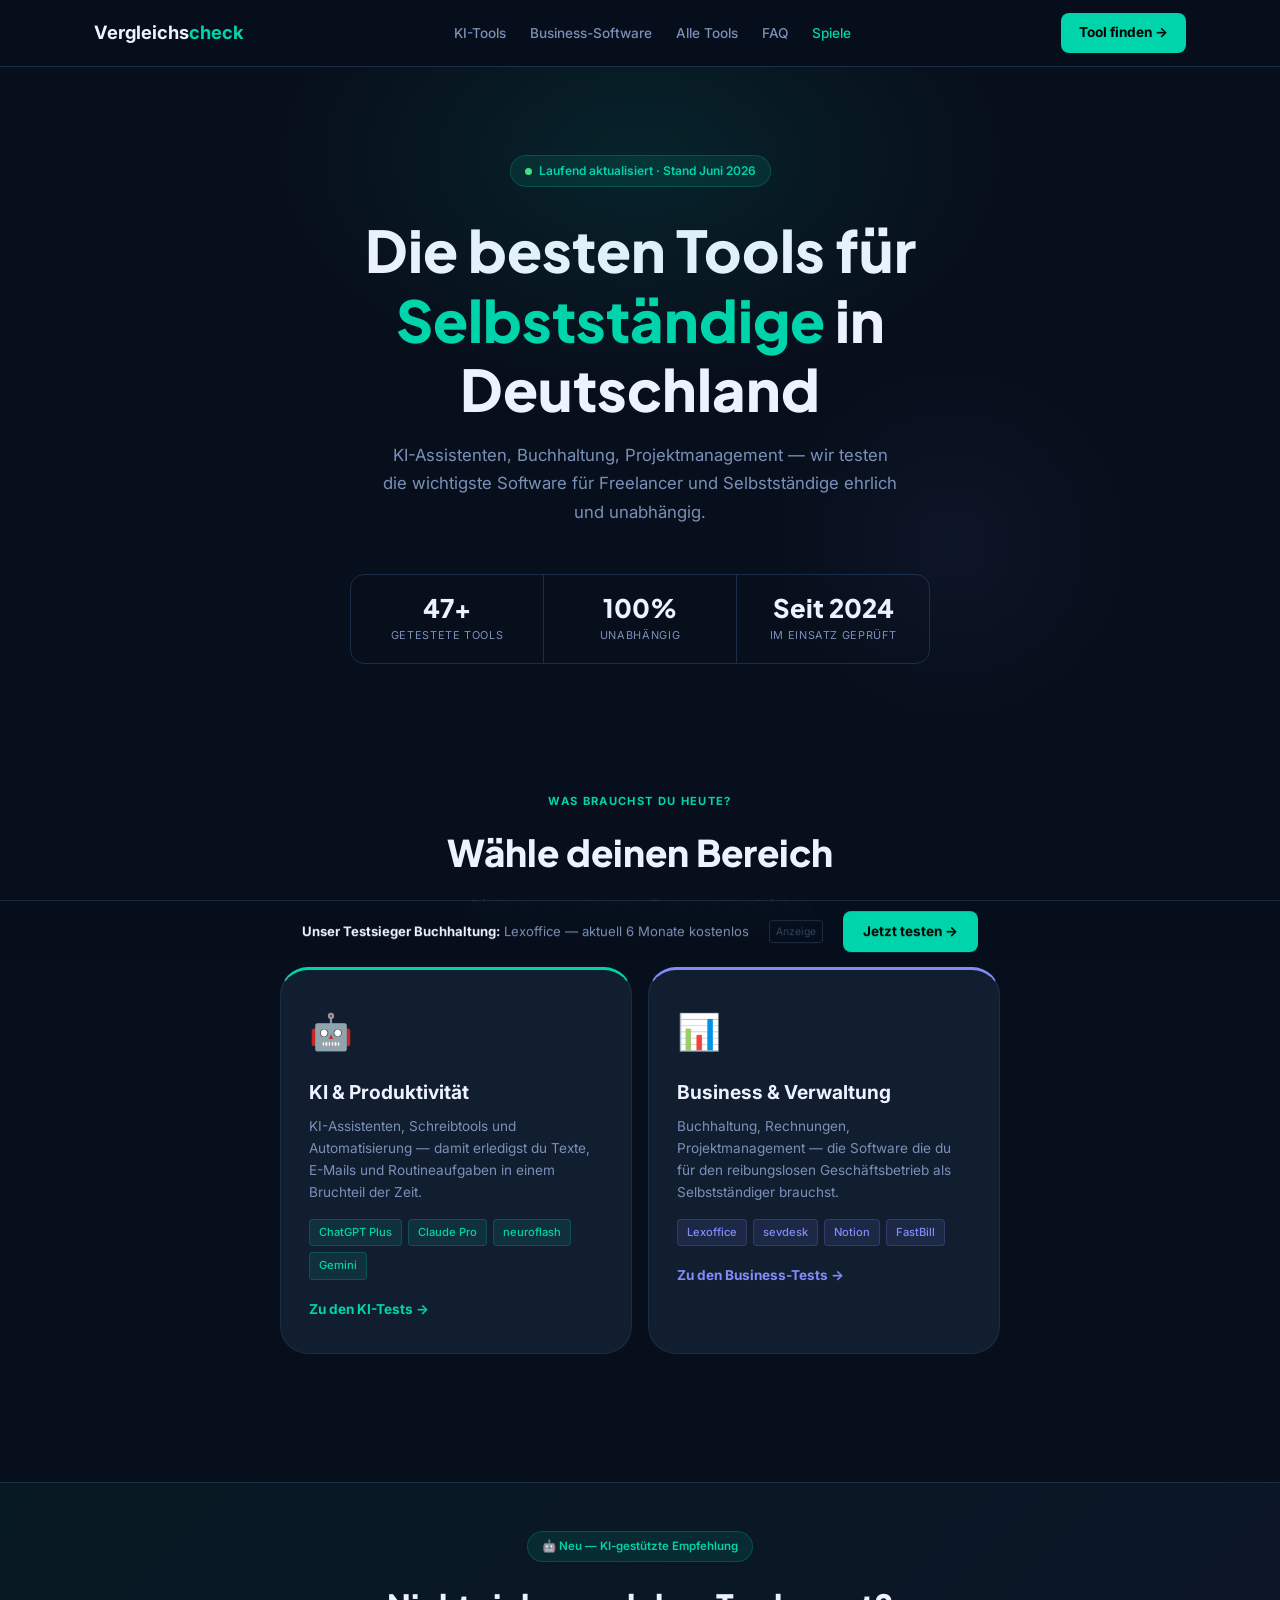
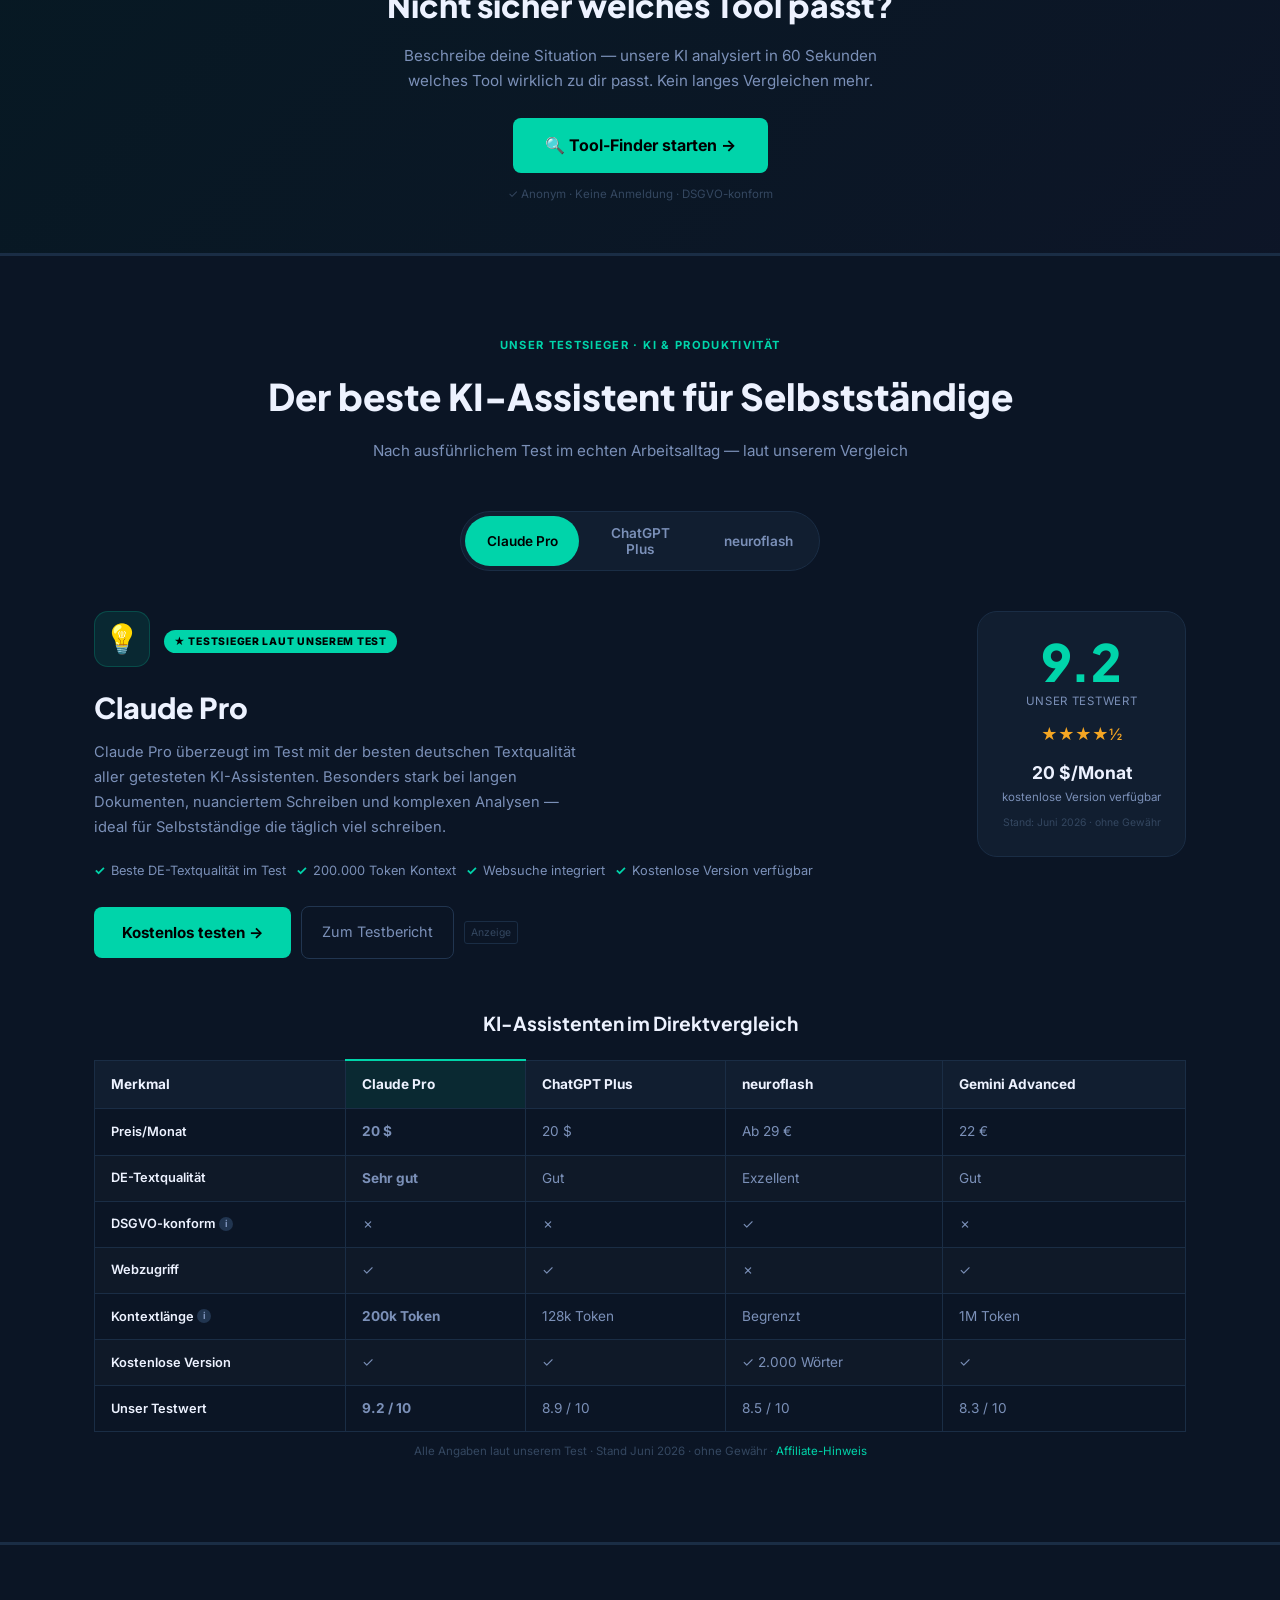
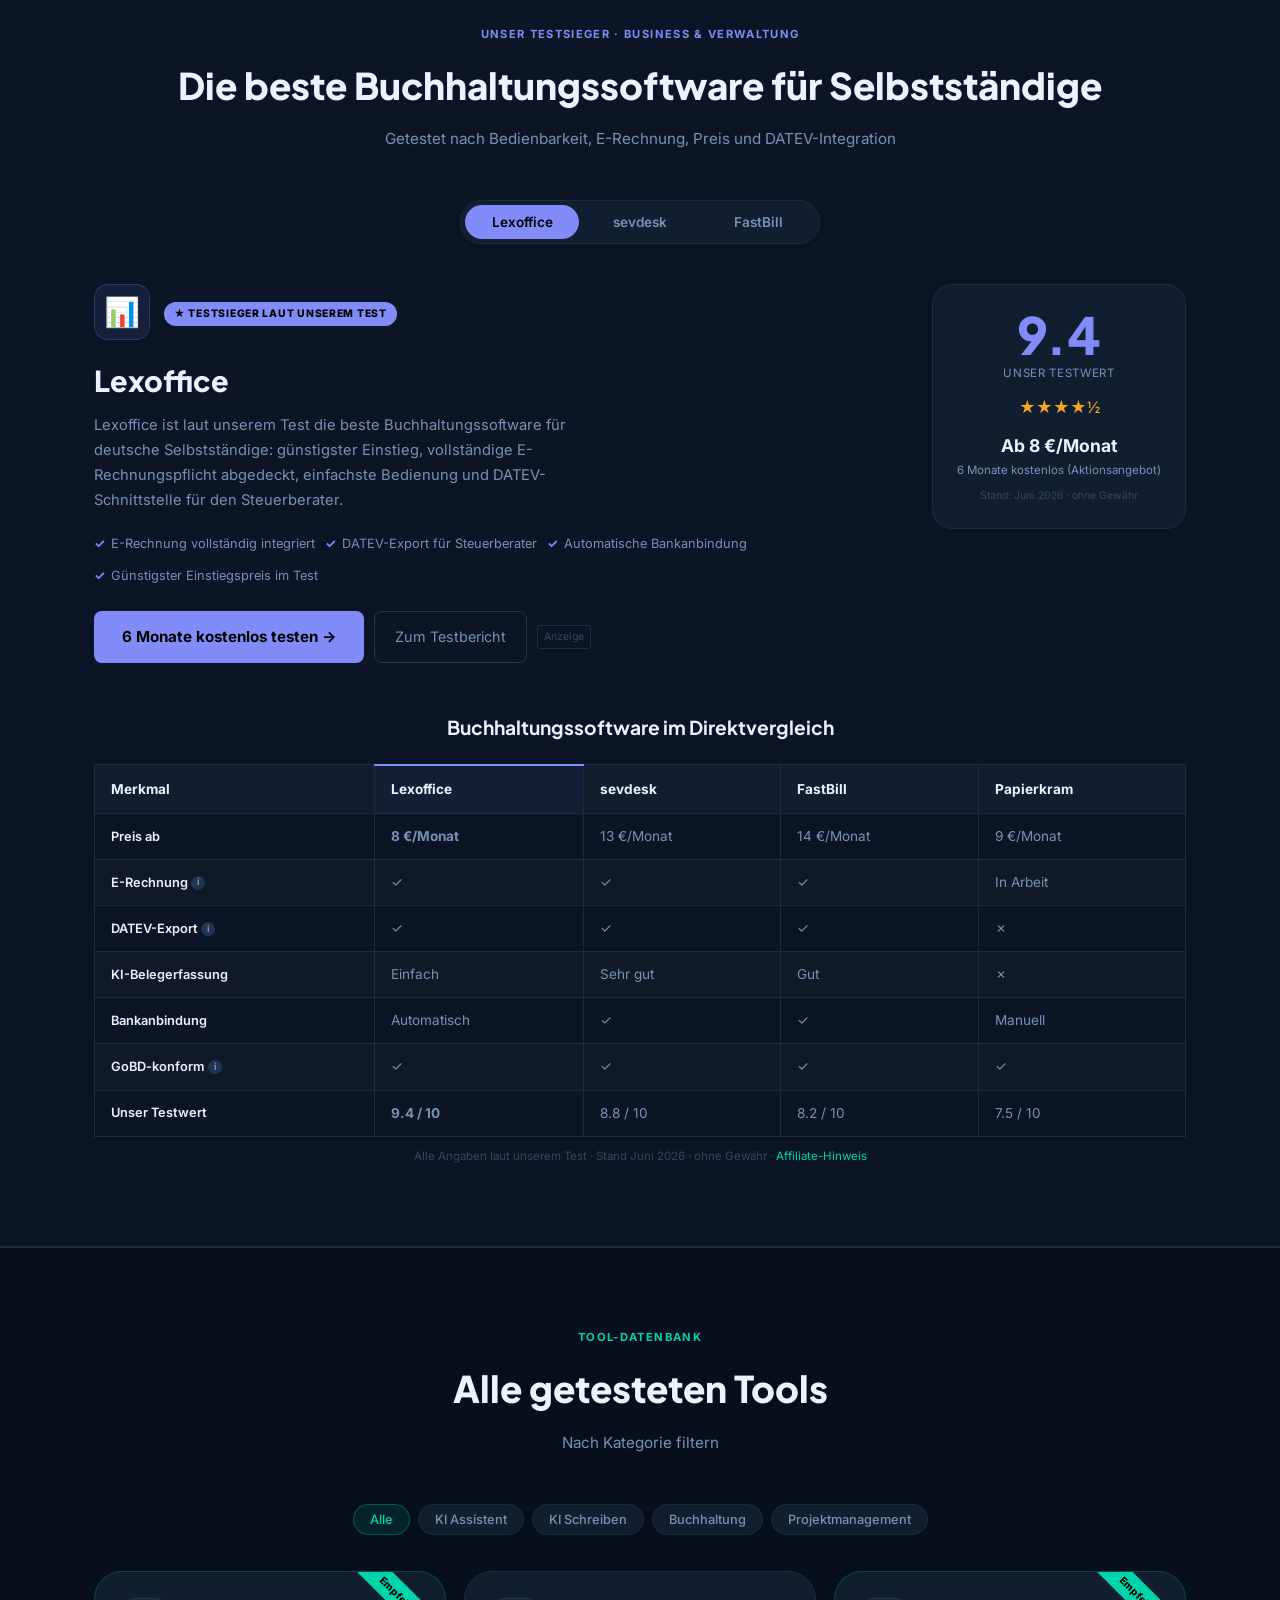
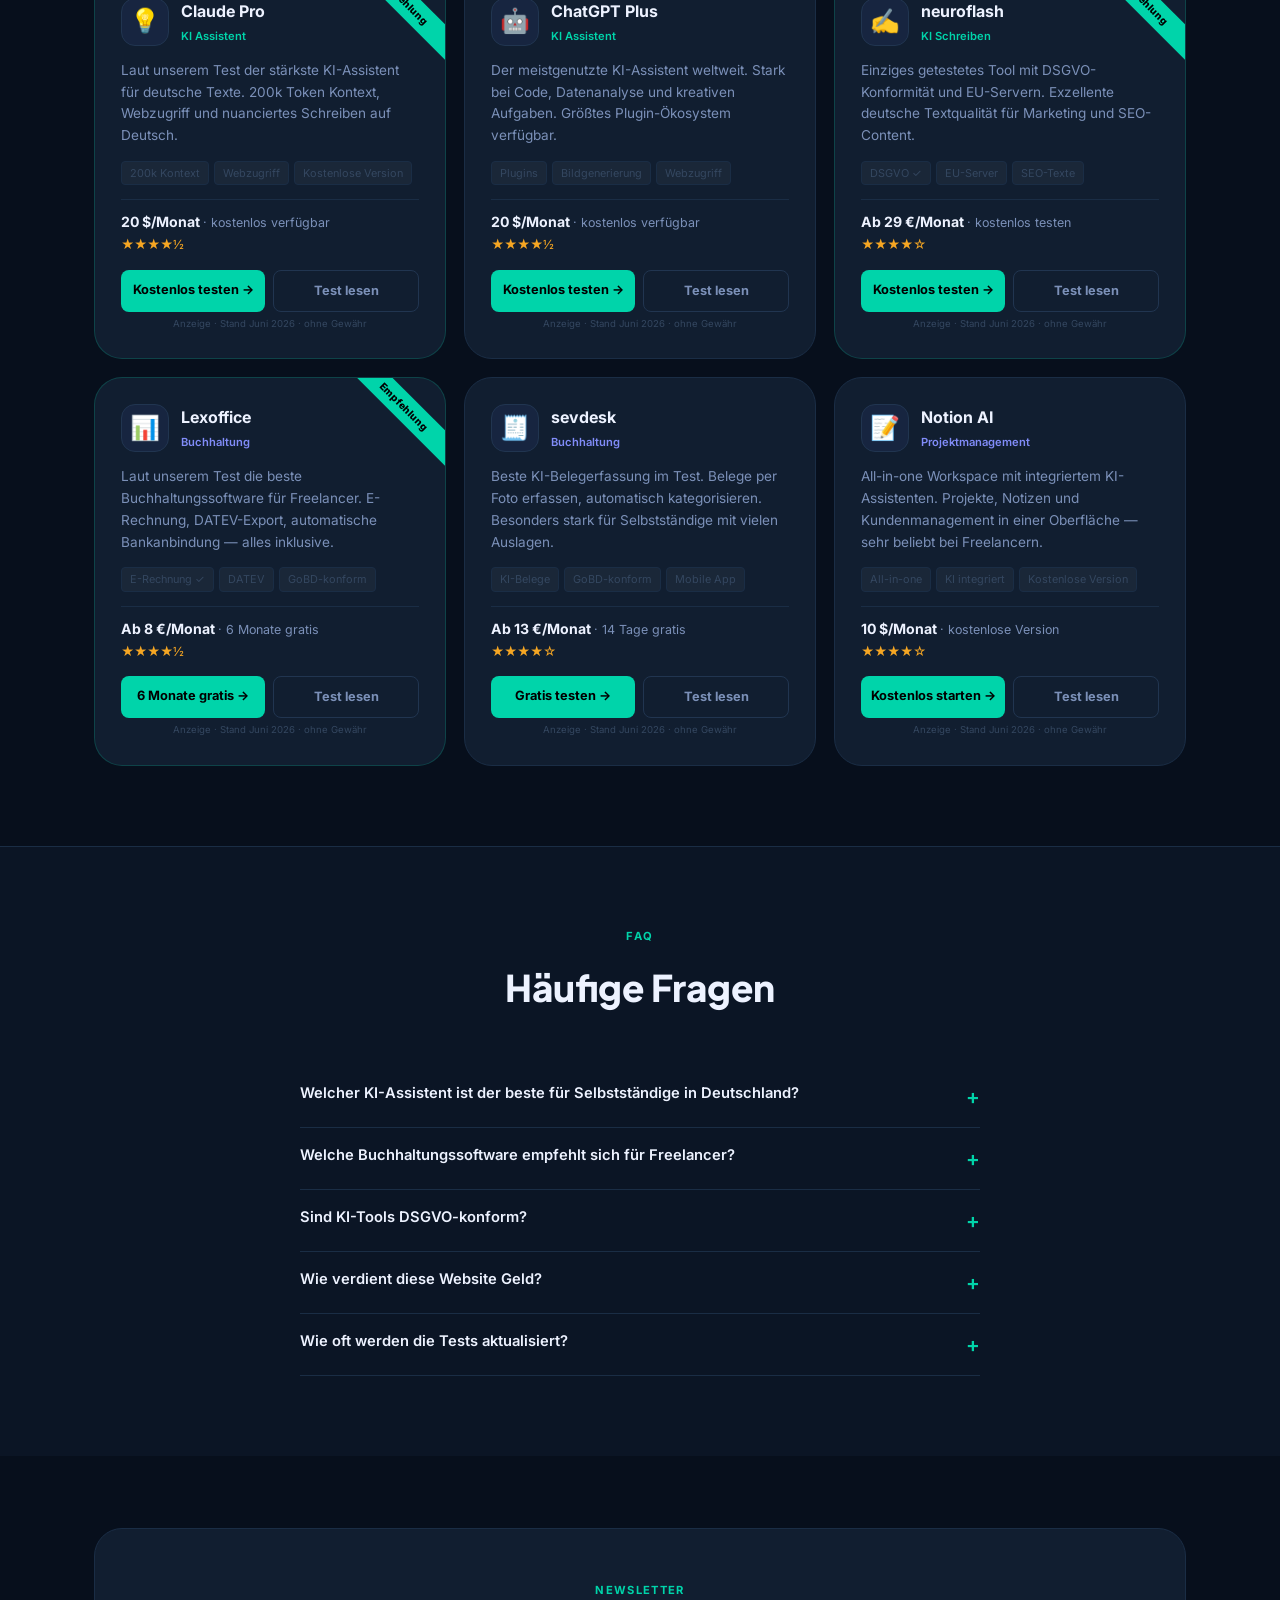
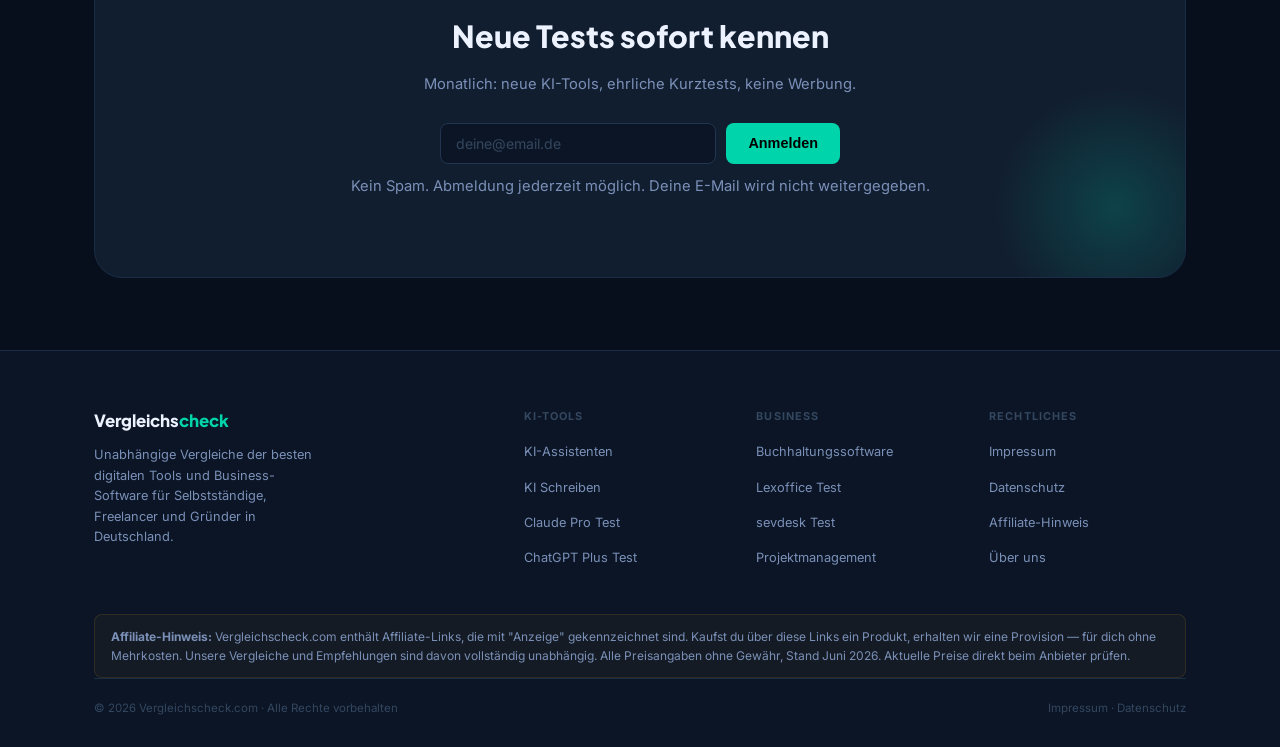
<file: index.html>
<!DOCTYPE html>
<html lang="de">
<head>
  <meta charset="UTF-8">
  <meta name="viewport" content="width=device-width, initial-scale=1.0">
  <title>Software-Vergleich für Selbstständige 2026 – Vergleichscheck.com</title>
  <meta name="description" content="Unabhängige Vergleiche der besten KI-Tools und Business-Software für Selbstständige, Freelancer und Gründer in Deutschland. Ehrliche Bewertungen, aktuelle Preise.">
  <meta name="robots" content="index, follow">
  <link rel="canonical" href="https://vergleichscheck.com/">
  <meta property="og:title" content="Software-Vergleich für Selbstständige 2026 – Vergleichscheck.com">
  <meta property="og:description" content="Die besten KI-Tools und Business-Software für Selbstständige – unabhängig verglichen und bewertet.">
  <meta property="og:type" content="website">
  <script type="application/ld+json">{"@context":"https://schema.org","@type":"WebSite","name":"Vergleichscheck","url":"https://vergleichscheck.com","description":"Unabhängige Vergleiche der besten digitalen Lösungen für Selbstständige"}</script>
  <link rel="preconnect" href="https://fonts.googleapis.com">
  <link rel="preconnect" href="https://fonts.gstatic.com" crossorigin>
  <link href="https://fonts.googleapis.com/css2?family=Inter:wght@400;500;600;700&family=Plus+Jakarta+Sans:wght@700;800&display=swap" rel="stylesheet">
<style>
*,*::before,*::after{box-sizing:border-box;margin:0;padding:0}
:root{
  --bg:#070F1C;
  --bg2:#0B1525;
  --bg3:#0F1C30;
  --card:#111E30;
  --card2:#172540;
  --border:#1A2D45;
  --border2:#213550;
  --cyan:#00D4AA;
  --cyan-soft:rgba(0,212,170,.1);
  --cyan-glow:rgba(0,212,170,.2);
  --amber:#F5A623;
  --green:#4ADE80;
  --purple:#818CF8;
  --t1:#EDF2FF;
  --t2:#7B90B8;
  --t3:#344760;
  --fd:'Plus Jakarta Sans',sans-serif;
  --fb:'Inter',sans-serif;
  --r1:8px;--r2:14px;--r3:20px;--r4:28px;
}
html{scroll-behavior:smooth}
body{font-family:var(--fb);background:var(--bg);color:var(--t1);line-height:1.7;-webkit-font-smoothing:antialiased;overflow-x:hidden}
a{color:var(--cyan);text-decoration:none}
.container{max-width:1140px;margin:0 auto;padding:0 24px}

/* NAV */
.nav{position:sticky;top:0;z-index:200;background:rgba(7,15,28,.9);backdrop-filter:blur(20px);border-bottom:1px solid var(--border)}
.nav-inner{display:flex;align-items:center;justify-content:space-between;height:66px;gap:20px}
.logo{font-family:var(--fb);font-size:1.15rem;font-weight:700;color:var(--t1)}
.logo span{color:var(--cyan)}
.nav-links{display:flex;gap:24px;list-style:none}
.nav-links a{font-size:.85rem;font-weight:500;color:var(--t2);transition:color .15s}
.nav-links a:hover{color:var(--t1)}
.nav-cta{background:var(--cyan);color:#000;padding:8px 18px;border-radius:var(--r1);font-weight:700;font-size:.85rem;white-space:nowrap;transition:opacity .15s}
.nav-cta:hover{opacity:.85;color:#000}

/* STICKY BAR */
.sticky-bar{position:fixed;bottom:0;left:0;right:0;z-index:150;background:rgba(7,15,28,.95);backdrop-filter:blur(16px);border-top:1px solid var(--border);padding:10px 24px;display:flex;align-items:center;justify-content:center;gap:20px;transform:translateY(100%);transition:transform .3s}
.sticky-bar.show{transform:translateY(0)}
.sticky-bar p{font-size:.82rem;color:var(--t2)}
.sticky-bar p strong{color:var(--t1)}
.sticky-bar a{background:var(--cyan);color:#000;padding:9px 20px;border-radius:var(--r1);font-weight:700;font-size:.85rem;white-space:nowrap}
.sticky-bar .ad-label{font-size:.65rem;color:var(--t3);border:1px solid var(--border);padding:2px 6px;border-radius:3px}

/* HERO */
.hero{padding:88px 0 80px;text-align:center;position:relative;overflow:hidden}
.hero-glow-1{position:absolute;top:-160px;left:50%;transform:translateX(-50%);width:800px;height:500px;background:radial-gradient(ellipse,rgba(0,212,170,.1) 0%,transparent 65%);pointer-events:none}
.hero-glow-2{position:absolute;bottom:0;right:10%;width:400px;height:400px;background:radial-gradient(ellipse,rgba(129,140,248,.05) 0%,transparent 65%);pointer-events:none}

.live-pill{display:inline-flex;align-items:center;gap:7px;background:var(--cyan-soft);border:1px solid rgba(0,212,170,.2);border-radius:100px;padding:5px 14px;font-size:.75rem;font-weight:600;color:var(--cyan);margin-bottom:28px}
.live-dot{width:7px;height:7px;background:var(--green);border-radius:50%;animation:blink 2s infinite}
@keyframes blink{0%,100%{opacity:1}50%{opacity:.3}}

.hero h1{font-family:var(--fd);font-size:clamp(2rem,4.5vw,3.8rem);font-weight:800;line-height:1.2;max-width:820px;margin:0 auto 18px}
.hero h1 em{font-style:normal;color:var(--cyan)}
.hero-sub{font-size:1.05rem;color:var(--t2);max-width:520px;margin:0 auto 48px;line-height:1.7}

/* WEGWEISER */
.wegweiser{display:grid;grid-template-columns:1fr 1fr;gap:16px;max-width:720px;margin:0 auto 64px}
.weg-card{background:var(--card);border:1px solid var(--border);border-radius:var(--r4);padding:32px 28px;text-align:left;cursor:pointer;transition:border-color .2s,transform .2s,box-shadow .2s;text-decoration:none;display:block}
.weg-card:hover{border-color:var(--cyan);transform:translateY(-3px);box-shadow:0 12px 40px rgba(0,0,0,.3);color:var(--t1)}
.weg-card.ki{border-top:3px solid var(--cyan)}
.weg-card.biz{border-top:3px solid var(--purple)}
.weg-emoji{font-size:2.2rem;margin-bottom:14px;display:block}
.weg-title{font-family:var(--fb);font-size:1.2rem;font-weight:700;margin-bottom:8px;color:var(--t1)}
.weg-desc{font-size:.85rem;color:var(--t2);line-height:1.6;margin-bottom:16px}
.weg-tools{display:flex;flex-wrap:wrap;gap:6px;margin-bottom:18px}
.weg-tag{font-size:.7rem;padding:3px 9px;border-radius:4px;font-weight:500}
.weg-tag.cyan{background:rgba(0,212,170,.1);color:var(--cyan);border:1px solid rgba(0,212,170,.2)}
.weg-tag.purple{background:rgba(129,140,248,.1);color:var(--purple);border:1px solid rgba(129,140,248,.2)}
.weg-cta{font-size:.85rem;font-weight:700;display:flex;align-items:center;gap:6px}
.weg-cta.cyan{color:var(--cyan)}
.weg-cta.purple{color:var(--purple)}

/* STATS */
.stats-row{display:flex;justify-content:center;gap:0;border:1px solid var(--border);border-radius:var(--r2);overflow:hidden;max-width:580px;margin:0 auto}
.stat{flex:1;padding:18px 12px;text-align:center;border-right:1px solid var(--border)}
.stat:last-child{border-right:none}
.stat-n{font-family:var(--fd);font-size:1.6rem;font-weight:800;line-height:1.2}
.stat-l{font-size:.68rem;color:var(--t2);text-transform:uppercase;letter-spacing:.06em;margin-top:2px}

/* SECTION */
.section{padding:80px 0}
.sec-header{text-align:center;margin-bottom:48px}
.eyebrow{font-size:.7rem;font-weight:700;letter-spacing:.12em;text-transform:uppercase;color:var(--cyan);display:block;margin-bottom:10px}
.eyebrow.purple{color:var(--purple)}
.sec-header h2{font-family:var(--fd);font-size:clamp(1.5rem,3vw,2.3rem);font-weight:800}
.sec-header p{color:var(--t2);margin-top:10px;font-size:.95rem}

/* TESTSIEGER BLOCK */
.winner{background:var(--bg2);border-top:1px solid var(--border);border-bottom:1px solid var(--border)}
.winner-tabs{display:flex;gap:4px;justify-content:center;margin-bottom:40px;background:var(--card);border:1px solid var(--border);border-radius:100px;padding:4px;max-width:360px;margin:0 auto 40px}
.winner-tab{flex:1;padding:9px 20px;border-radius:100px;font-size:.85rem;font-weight:600;cursor:pointer;text-align:center;transition:all .2s;color:var(--t2);border:none;background:none;font-family:var(--fb)}
.winner-tab.active{background:var(--cyan);color:#000}
.winner-tab.active.purple{background:var(--purple)}

.winner-panel{display:none}
.winner-panel.active{display:grid;grid-template-columns:1fr auto;gap:32px;align-items:start}
.winner-top{display:flex;align-items:center;gap:14px;margin-bottom:16px}
.winner-icon{width:56px;height:56px;border-radius:var(--r2);background:var(--cyan-soft);border:1px solid rgba(0,212,170,.2);display:flex;align-items:center;justify-content:center;font-size:1.8rem;flex-shrink:0}
.winner-icon.purple{background:rgba(129,140,248,.1);border-color:rgba(129,140,248,.2)}
.winner-badge{display:inline-flex;align-items:center;gap:5px;background:var(--cyan);color:#000;font-size:.65rem;font-weight:800;padding:3px 10px;border-radius:100px;text-transform:uppercase;letter-spacing:.07em}
.winner-badge.purple{background:var(--purple)}
.winner-title{font-family:var(--fd);font-size:clamp(1.4rem,3vw,1.8rem);font-weight:800;margin:10px 0 8px}
.winner-desc{color:var(--t2);font-size:.92rem;margin-bottom:20px;max-width:500px;line-height:1.7}
.winner-feats{display:flex;gap:10px;flex-wrap:wrap;margin-bottom:24px}
.winner-feat{display:flex;align-items:center;gap:6px;font-size:.8rem;color:var(--t2)}
.winner-feat::before{content:'✓';color:var(--cyan);font-weight:700}
.winner-feat.purple::before{color:var(--purple)}
.winner-cta-wrap{display:flex;gap:10px;align-items:center;flex-wrap:wrap}
.btn-win{background:var(--cyan);color:#000;padding:13px 28px;border-radius:var(--r1);font-weight:700;font-size:.95rem;transition:opacity .15s,transform .15s;display:inline-flex;align-items:center;gap:8px}
.btn-win:hover{opacity:.85;transform:translateY(-1px);color:#000}
.btn-win.purple{background:var(--purple)}
.btn-ghost{background:transparent;border:1px solid var(--border2);color:var(--t2);padding:13px 20px;border-radius:var(--r1);font-size:.9rem;transition:all .15s}
.btn-ghost:hover{border-color:var(--t2);color:var(--t1)}
.ad-tag{font-size:.65rem;color:var(--t3);border:1px solid var(--border);padding:2px 6px;border-radius:3px;white-space:nowrap}

.winner-score{background:var(--card);border:1px solid var(--border);border-radius:var(--r3);padding:24px;min-width:200px;text-align:center}
.score-num{font-family:var(--fd);font-size:3.2rem;font-weight:800;color:var(--cyan);line-height:1}
.score-num.purple{color:var(--purple)}
.score-label{font-size:.72rem;color:var(--t2);margin-top:4px;text-transform:uppercase;letter-spacing:.06em}
.score-stars{color:var(--amber);font-size:1rem;margin:10px 0}
.score-price{font-size:1.1rem;font-weight:700;color:var(--t1);margin-top:10px}
.score-price-sub{font-size:.72rem;color:var(--t2)}
.score-disclaimer{font-size:.65rem;color:var(--t3);margin-top:6px}

/* VERGLEICH TABLE */
.tbl-wrap{overflow-x:auto}
.tbl{width:100%;border-collapse:collapse;font-size:.85rem;min-width:640px}
.tbl th{background:var(--card);border:1px solid var(--border);padding:12px 16px;text-align:left;font-family:var(--fb);font-weight:700;font-size:.85rem}
.tbl th.hi{background:var(--cyan-soft);border-top:2px solid var(--cyan)}
.tbl th.hi-p{background:rgba(129,140,248,.08);border-top:2px solid var(--purple)}
.tbl td{border:1px solid var(--border);padding:11px 16px;color:var(--t2);vertical-align:middle}
.tbl tr:nth-child(even) td{background:rgba(255,255,255,.015)}
.tbl tr:hover td{background:var(--cyan-soft)}
.tbl .fn{font-weight:600;color:var(--t1);font-size:.8rem}
.yes{color:var(--cyan)}
.no{color:var(--t3)}
.ok{color:var(--amber)}
.best{color:var(--cyan);font-weight:700}
.best-p{color:var(--purple);font-weight:700}

/* TOOL CARDS */
.filter-bar{display:flex;gap:8px;flex-wrap:wrap;justify-content:center;margin-bottom:36px}
.fbtn{background:var(--card);border:1px solid var(--border);color:var(--t2);padding:7px 16px;border-radius:100px;font-size:.8rem;font-weight:500;cursor:pointer;transition:all .2s;font-family:var(--fb)}
.fbtn:hover,.fbtn.on{background:var(--cyan-soft);border-color:rgba(0,212,170,.3);color:var(--cyan)}

.grid{display:grid;grid-template-columns:repeat(auto-fill,minmax(330px,1fr));gap:18px}
.card{background:var(--card);border:1px solid var(--border);border-radius:var(--r4);padding:26px;display:flex;flex-direction:column;gap:14px;transition:transform .2s,border-color .2s,box-shadow .2s;position:relative;overflow:hidden}
.card:hover{transform:translateY(-3px);border-color:var(--border2);box-shadow:0 12px 40px rgba(0,0,0,.25)}
.card.top-pick{border-color:rgba(0,212,170,.2)}
.card.top-pick::after{content:'Empfehlung';position:absolute;top:16px;right:-32px;background:var(--cyan);color:#000;font-size:.62rem;font-weight:800;padding:4px 42px;transform:rotate(45deg);letter-spacing:.05em}

.card-head{display:flex;align-items:center;gap:12px}
.card-ico{width:48px;height:48px;border-radius:var(--r2);background:var(--card2);border:1px solid var(--border2);display:flex;align-items:center;justify-content:center;font-size:1.5rem;flex-shrink:0}
.card-name{font-family:var(--fb);font-size:1rem;font-weight:700}
.card-cat{font-size:.7rem;color:var(--cyan);font-weight:600;margin-top:2px}
.card-cat.purple{color:var(--purple)}

.card-desc{font-size:.85rem;color:var(--t2);line-height:1.6;flex:1}
.card-tags{display:flex;gap:5px;flex-wrap:wrap}
.ctag{background:rgba(255,255,255,.04);border:1px solid var(--border);border-radius:4px;padding:2px 8px;font-size:.68rem;color:var(--t3)}

.card-foot{display:flex;align-items:center;justify-content:space-between;padding-top:10px;border-top:1px solid var(--border)}
.card-price{font-size:.88rem;font-weight:700}
.card-price span{font-weight:400;color:var(--t2);font-size:.78rem}
.card-stars{color:var(--amber);font-size:.8rem}

.card-btns{display:flex;gap:8px}
.cbtn{flex:1;text-align:center;padding:9px 8px;border-radius:var(--r1);font-size:.8rem;font-weight:700;transition:all .2s}
.cbtn.p{background:var(--cyan);color:#000}
.cbtn.p:hover{opacity:.85;color:#000}
.cbtn.s{background:transparent;border:1px solid var(--border2);color:var(--t2)}
.cbtn.s:hover{border-color:var(--t2);color:var(--t1)}
.cbtn-wrap{display:flex;flex-direction:column;gap:4px}
.cbtn-adlabel{font-size:.6rem;color:var(--t3);text-align:center}

/* FAQ */
.faq-wrap{max-width:680px;margin:0 auto}
.faq-item{border-bottom:1px solid var(--border)}
.faq-q{width:100%;background:none;border:none;color:var(--t1);font-family:var(--fb);font-size:.92rem;font-weight:600;text-align:left;padding:18px 0;cursor:pointer;display:flex;justify-content:space-between;gap:16px}
.faq-q::after{content:'+';font-size:1.3rem;color:var(--cyan);flex-shrink:0;transition:transform .2s}
.faq-item.open .faq-q::after{transform:rotate(45deg)}
.faq-a{font-size:.87rem;color:var(--t2);padding-bottom:18px;display:none;line-height:1.7}
.faq-item.open .faq-a{display:block}

/* NEWSLETTER */
.nl{background:var(--card);border:1px solid var(--border);border-radius:var(--r4);padding:52px 44px;text-align:center;margin:72px 0;position:relative;overflow:hidden}
.nl::after{content:'';position:absolute;bottom:-60px;right:-60px;width:260px;height:260px;background:radial-gradient(circle,var(--cyan-glow) 0%,transparent 65%);pointer-events:none}
.nl h2{font-family:var(--fd);font-size:1.9rem;font-weight:800;margin-bottom:10px}
.nl p{color:var(--t2);margin-bottom:26px;font-size:.92rem}
.nl-form{display:flex;gap:10px;max-width:400px;margin:0 auto;flex-wrap:wrap;justify-content:center}
.nl-form input{flex:1;min-width:190px;background:var(--bg2);border:1px solid var(--border2);border-radius:var(--r1);color:var(--t1);padding:11px 15px;font-size:.88rem;font-family:var(--fb);outline:none;transition:border-color .2s}
.nl-form input:focus{border-color:var(--cyan)}
.nl-form input::placeholder{color:var(--t3)}
.nl-hint{font-size:.72rem;color:var(--t3);margin-top:10px}

/* FOOTER */
.footer{background:var(--bg2);border-top:1px solid var(--border);padding:56px 0 28px}
.footer-grid{display:grid;grid-template-columns:2fr 1fr 1fr 1fr;gap:36px;margin-bottom:44px}
.f-logo{font-family:var(--fd);font-size:1.05rem;font-weight:800;color:var(--t1);margin-bottom:10px;display:block}
.f-logo span{color:var(--cyan)}
.f-desc{font-size:.8rem;color:var(--t2);max-width:220px;line-height:1.6}
.f-col h4{font-size:.68rem;font-weight:700;letter-spacing:.1em;text-transform:uppercase;color:var(--t3);margin-bottom:12px}
.f-col ul{list-style:none;display:flex;flex-direction:column;gap:8px}
.f-col a{font-size:.8rem;color:var(--t2);transition:color .15s}
.f-col a:hover{color:var(--t1)}
.f-bottom{border-top:1px solid var(--border);padding-top:20px;display:flex;justify-content:space-between;align-items:center;flex-wrap:wrap;gap:10px;font-size:.72rem;color:var(--t3)}
.disclaimer{background:rgba(245,166,35,.04);border:1px solid rgba(245,166,35,.12);border-radius:var(--r1);padding:12px 16px;font-size:.75rem;color:var(--t2);margin-top:24px;line-height:1.6}

/* TOOLTIPS */
.tip{position:relative;display:inline-flex;align-items:center;gap:3px;cursor:help}
.tip-icon{width:14px;height:14px;border-radius:50%;background:var(--border2);color:var(--t2);font-size:.6rem;font-weight:700;display:inline-flex;align-items:center;justify-content:center;flex-shrink:0;transition:background .2s}
.tip:hover .tip-icon{background:var(--cyan);color:#000}
.tip-box{position:absolute;bottom:calc(100% + 8px);left:50%;transform:translateX(-50%);background:#1a2d45;border:1px solid var(--border2);border-radius:var(--r1);padding:10px 14px;font-size:.75rem;color:var(--t1);line-height:1.5;width:220px;pointer-events:none;opacity:0;transition:opacity .15s;z-index:100;font-family:var(--fb);font-weight:400;box-shadow:0 8px 24px rgba(0,0,0,.4)}
.tip:hover .tip-box{opacity:1}
.tip-box::after{content:'';position:absolute;top:100%;left:50%;transform:translateX(-50%);border:5px solid transparent;border-top-color:#1a2d45}

/* UTILS */
.hidden{display:none!important}
.sep{border:none;border-top:1px solid var(--border);margin:0}


/* ── Tablet Landscape & kleine Desktops (max 1024px) ── */
@media(max-width:1024px){
  .container{padding:0 20px}
  .grid{grid-template-columns:repeat(auto-fill,minmax(280px,1fr))}
  .footer-grid{grid-template-columns:2fr 1fr 1fr}
}

/* ── Tablet Portrait (max 860px) ── */
@media(max-width:860px){
  .nav-links{display:none}
  .wegweiser{grid-template-columns:1fr 1fr}
  .winner-panel.active{grid-template-columns:1fr}
  .winner-score{display:none}
  .footer-grid{grid-template-columns:1fr 1fr}
  .hero{padding:72px 0 60px}
  .section{padding:64px 0}
  .qc-grid{grid-template-columns:repeat(2,1fr)}
  .tbl{font-size:.8rem}
  .tbl th,.tbl td{padding:9px 12px}
}

/* ── Großes Handy / kleines Tablet (max 640px) ── */
@media(max-width:640px){
  .wegweiser{grid-template-columns:1fr}
  .grid{grid-template-columns:1fr}
  .stats-row{flex-direction:column;max-width:100%}
  .stat{border-right:none;border-bottom:1px solid var(--border)}
  .stat:last-child{border-bottom:none}
  .winner-tabs{max-width:100%}
  .nl{padding:36px 20px}
  .footer-grid{grid-template-columns:1fr 1fr}
  .hero-sub{font-size:.95rem}
  .weg-card{padding:24px 20px}
}

/* ── Handy Portrait (max 480px) ── */
@media(max-width:480px){
  .hero{padding:52px 0 44px}
  .container{padding:0 16px}
  .section{padding:52px 0}
  .footer-grid{grid-template-columns:1fr}
  .nl{padding:28px 16px}
  .nl h2{font-size:1.5rem}
  .sticky-bar{flex-direction:column;gap:8px;padding:12px 16px;text-align:center}
  .sticky-bar p{font-size:.78rem}
  .winner-cta-wrap{flex-direction:column;align-items:flex-start}
  .btn-win,.btn-ghost{width:100%;text-align:center;justify-content:center}
  .card-btns{flex-direction:column}
  .cbtn{text-align:center}
  .filter-bar{gap:6px}
  .fbtn{padding:6px 12px;font-size:.75rem}
  .faq-q{font-size:.85rem}
  .nav-cta{padding:7px 14px;font-size:.8rem}
  .logo{font-size:1rem}
}
</style>
</head>
<body>

<!-- STICKY BAR -->
<div class="sticky-bar" id="sbar">
  <p><strong>Unser Testsieger Buchhaltung:</strong> Lexoffice — aktuell 6 Monate kostenlos</p>
  <span class="ad-label">Anzeige</span>
  <a href="https://lexoffice.de" target="_blank" rel="noopener sponsored" data-aff="sticky">Jetzt testen →</a>
</div>

<!-- NAV -->
<nav class="nav">
  <div class="container nav-inner">
    <a href="/" class="logo">Vergleichs<span>check</span></a>
    <ul class="nav-links">
      <li><a href="#ki">KI-Tools</a></li>
      <li><a href="#business">Business-Software</a></li>
      <li><a href="#alle-tools">Alle Tools</a></li>
      <li><a href="#faq">FAQ</a></li>
      <li><a href="/affiliate-site/pages/spiele.html" style="color:var(--cyan)">Spiele</a></li>
    </ul>
    <a href="#wegweiser" class="nav-cta">Tool finden →</a>
  </div>
</nav>

<!-- HERO -->
<header class="hero">
  <div class="hero-glow-1"></div>
  <div class="hero-glow-2"></div>
  <div class="container">
    <div class="live-pill">
      <span class="live-dot"></span>
      Laufend aktualisiert · Stand Juni 2026
    </div>
    <h1>Die besten Tools für<br><em>Selbstständige</em> in Deutschland</h1>
    <p class="hero-sub">KI-Assistenten, Buchhaltung, Projektmanagement — wir testen die wichtigste Software für Freelancer und Selbstständige ehrlich und unabhängig.</p>

    <div class="stats-row">
      <div class="stat"><div class="stat-n">47+</div><div class="stat-l">Getestete Tools</div></div>
      <div class="stat"><div class="stat-n">100%</div><div class="stat-l">Unabhängig</div></div>
      <div class="stat"><div class="stat-n">Seit 2024</div><div class="stat-l">Im Einsatz geprüft</div></div>
    </div>
  </div>
</header>

<!-- WEGWEISER -->
<section class="section" id="wegweiser" style="padding-top:48px;padding-bottom:64px">
  <div class="container">
    <div class="sec-header">
      <span class="eyebrow">Was brauchst du heute?</span>
      <h2>Wähle deinen Bereich</h2>
      <p>Direkt zu den relevanten Tests und Vergleichen</p>
    </div>
    <div class="wegweiser">
      <a href="#ki" class="weg-card ki">
        <span class="weg-emoji">🤖</span>
        <div class="weg-title">KI & Produktivität</div>
        <p class="weg-desc">KI-Assistenten, Schreibtools und Automatisierung — damit erledigst du Texte, E-Mails und Routineaufgaben in einem Bruchteil der Zeit.</p>
        <div class="weg-tools">
          <span class="weg-tag cyan">ChatGPT Plus</span>
          <span class="weg-tag cyan">Claude Pro</span>
          <span class="weg-tag cyan">neuroflash</span>
          <span class="weg-tag cyan">Gemini</span>
        </div>
        <div class="weg-cta cyan">Zu den KI-Tests → </div>
      </a>
      <a href="#business" class="weg-card biz">
        <span class="weg-emoji">📊</span>
        <div class="weg-title">Business & Verwaltung</div>
        <p class="weg-desc">Buchhaltung, Rechnungen, Projektmanagement — die Software die du für den reibungslosen Geschäftsbetrieb als Selbstständiger brauchst.</p>
        <div class="weg-tools">
          <span class="weg-tag purple">Lexoffice</span>
          <span class="weg-tag purple">sevdesk</span>
          <span class="weg-tag purple">Notion</span>
          <span class="weg-tag purple">FastBill</span>
        </div>
        <div class="weg-cta purple">Zu den Business-Tests →</div>
      </a>
    </div>
  </div>
</section>

<hr class="sep">

<!-- TOOL FINDER TEASER -->
<section style="padding:48px 0;background:linear-gradient(135deg,rgba(0,212,170,.05) 0%,rgba(129,140,248,.05) 100%);border-bottom:1px solid var(--border)">
  <div class="container" style="text-align:center">
    <div style="display:inline-flex;align-items:center;gap:6px;background:var(--cyan-soft);border:1px solid rgba(0,212,170,.2);border-radius:100px;padding:5px 14px;font-size:.72rem;font-weight:600;color:var(--cyan);margin-bottom:16px">🤖 Neu — KI-gestützte Empfehlung</div>
    <h2 style="font-family:var(--fd);font-size:clamp(1.4rem,3vw,2rem);font-weight:800;margin-bottom:10px">Nicht sicher welches Tool passt?</h2>
    <p style="color:var(--t2);font-size:.95rem;max-width:480px;margin:0 auto 24px">Beschreibe deine Situation — unsere KI analysiert in 60 Sekunden welches Tool wirklich zu dir passt. Kein langes Vergleichen mehr.</p>
    <a href="pages/tool-finder.html" style="display:inline-flex;align-items:center;gap:8px;background:var(--cyan);color:#000;padding:14px 32px;border-radius:var(--r1);font-weight:700;font-size:1rem;transition:opacity .15s">🔍 Tool-Finder starten →</a>
    <p style="font-size:.72rem;color:var(--t3);margin-top:12px">✓ Anonym · Keine Anmeldung · DSGVO-konform</p>
  </div>
</section>

<hr class="sep">
<section class="winner section" id="ki">
  <div class="container">
    <div class="sec-header">
      <span class="eyebrow">Unser Testsieger · KI & Produktivität</span>
      <h2>Der beste KI-Assistent für Selbstständige</h2>
      <p>Nach ausführlichem Test im echten Arbeitsalltag — laut unserem Vergleich</p>
    </div>

    <div class="winner-tabs" id="ki-tabs">
      <button class="winner-tab active" data-panel="claude">Claude Pro</button>
      <button class="winner-tab" data-panel="chatgpt">ChatGPT Plus</button>
      <button class="winner-tab" data-panel="neuroflash">neuroflash</button>
    </div>

    <!-- Claude -->
    <div class="winner-panel active" id="panel-claude">
      <div>
        <div class="winner-top">
          <div class="winner-icon">💡</div>
          <div>
            <span class="winner-badge">★ Testsieger laut unserem Test</span>
          </div>
        </div>
        <div class="winner-title">Claude Pro</div>
        <p class="winner-desc">Claude Pro überzeugt im Test mit der besten deutschen Textqualität aller getesteten KI-Assistenten. Besonders stark bei langen Dokumenten, nuanciertem Schreiben und komplexen Analysen — ideal für Selbstständige die täglich viel schreiben.</p>
        <div class="winner-feats">
          <span class="winner-feat">Beste DE-Textqualität im Test</span>
          <span class="winner-feat">200.000 Token Kontext</span>
          <span class="winner-feat">Websuche integriert</span>
          <span class="winner-feat">Kostenlose Version verfügbar</span>
        </div>
        <div class="winner-cta-wrap">
          <a href="https://claude.ai" target="_blank" rel="noopener sponsored" class="btn-win" data-aff="winner-claude">Kostenlos testen →</a>
          <a href="pages/claude-pro-test.html" class="btn-ghost">Zum Testbericht</a>
          <span class="ad-tag">Anzeige</span>
        </div>
      </div>
      <div class="winner-score">
        <div class="score-num">9.2</div>
        <div class="score-label">Unser Testwert</div>
        <div class="score-stars">★★★★½</div>
        <div class="score-price">20 $/Monat</div>
        <div class="score-price-sub">kostenlose Version verfügbar</div>
        <div class="score-disclaimer">Stand: Juni 2026 · ohne Gewähr</div>
      </div>
    </div>

    <!-- ChatGPT -->
    <div class="winner-panel" id="panel-chatgpt">
      <div>
        <div class="winner-top">
          <div class="winner-icon">🤖</div>
          <div><span class="winner-badge">Meistgenutzt weltweit</span></div>
        </div>
        <div class="winner-title">ChatGPT Plus</div>
        <p class="winner-desc">ChatGPT Plus ist der bekannteste KI-Assistent und bietet das größte Plugin-Ökosystem. Besonders stark bei Code, Datenanalyse und kreativen Aufgaben. Die deutsche Textqualität ist gut, aber laut unserem Test einen Tick hinter Claude.</p>
        <div class="winner-feats">
          <span class="winner-feat">Größtes Plugin-Ökosystem</span>
          <span class="winner-feat">Bildgenerierung (DALL-E)</span>
          <span class="winner-feat">Webzugriff integriert</span>
          <span class="winner-feat">Kostenlose Version verfügbar</span>
        </div>
        <div class="winner-cta-wrap">
          <a href="https://chat.openai.com" target="_blank" rel="noopener sponsored" class="btn-win" data-aff="winner-chatgpt">Kostenlos testen →</a>
          <a href="pages/chatgpt-plus-test.html" class="btn-ghost">Zum Testbericht</a>
          <span class="ad-tag">Anzeige</span>
        </div>
      </div>
      <div class="winner-score">
        <div class="score-num">8.9</div>
        <div class="score-label">Unser Testwert</div>
        <div class="score-stars">★★★★½</div>
        <div class="score-price">20 $/Monat</div>
        <div class="score-price-sub">kostenlose Version verfügbar</div>
        <div class="score-disclaimer">Stand: Juni 2026 · ohne Gewähr</div>
      </div>
    </div>

    <!-- neuroflash -->
    <div class="winner-panel" id="panel-neuroflash">
      <div>
        <div class="winner-top">
          <div class="winner-icon">✍️</div>
          <div><span class="winner-badge">Beste Wahl für deutsche Texte</span></div>
        </div>
        <div class="winner-title">neuroflash</div>
        <p class="winner-desc">neuroflash ist das einzige getestete Tool das vollständig DSGVO-konform auf EU-Servern betrieben wird. Die deutsche Textqualität ist exzellent — besonders für Marketing, SEO-Artikel und Social-Media-Posts.</p>
        <div class="winner-feats">
          <span class="winner-feat">DSGVO-konform · EU-Server</span>
          <span class="winner-feat">Beste DE-Textqualität für Marketing</span>
          <span class="winner-feat">SEO-Optimierung integriert</span>
          <span class="winner-feat">Kostenlose Version (2.000 Wörter)</span>
        </div>
        <div class="winner-cta-wrap">
          <a href="https://neuroflash.com" target="_blank" rel="noopener sponsored" class="btn-win" data-aff="winner-neuroflash">Kostenlos testen →</a>
          <a href="pages/neuroflash-test.html" class="btn-ghost">Zum Testbericht</a>
          <span class="ad-tag">Anzeige</span>
        </div>
      </div>
      <div class="winner-score">
        <div class="score-num">8.5</div>
        <div class="score-label">Unser Testwert</div>
        <div class="score-stars">★★★★☆</div>
        <div class="score-price">Ab 29 €/Monat</div>
        <div class="score-price-sub">2.000 Wörter kostenlos testen</div>
        <div class="score-disclaimer">Stand: Juni 2026 · ohne Gewähr</div>
      </div>
    </div>

    <!-- KI VERGLEICH -->
    <div style="margin-top:48px">
      <h3 style="font-family:var(--fd);font-size:1.2rem;margin-bottom:20px;text-align:center">KI-Assistenten im Direktvergleich</h3>
      <div class="tbl-wrap">
        <table class="tbl">
          <thead>
            <tr>
              <th>Merkmal</th>
              <th class="hi">Claude Pro</th>
              <th>ChatGPT Plus</th>
              <th>neuroflash</th>
              <th>Gemini Advanced</th>
            </tr>
          </thead>
          <tbody>
            <tr><td class="fn">Preis/Monat</td><td class="hi best">20 $</td><td>20 $</td><td>Ab 29 €</td><td>22 €</td></tr>
            <tr><td class="fn">DE-Textqualität</td><td class="hi best">Sehr gut</td><td class="ok">Gut</td><td class="yes">Exzellent</td><td class="ok">Gut</td></tr>
            <tr>
              <td class="fn">
                <span class="tip">DSGVO-konform<span class="tip-icon">i</span><span class="tip-box">Die DSGVO schützt personenbezogene Daten in der EU. DSGVO-konforme Tools speichern Daten auf EU-Servern und dürfen bedenkenlos für sensible Geschäftsdaten genutzt werden.</span></span>
              </td>
              <td class="hi no">✗</td><td class="no">✗</td><td class="yes">✓</td><td class="no">✗</td>
            </tr>
            <tr><td class="fn">Webzugriff</td><td class="hi yes">✓</td><td class="yes">✓</td><td class="no">✗</td><td class="yes">✓</td></tr>
            <tr>
              <td class="fn">
                <span class="tip">Kontextlänge<span class="tip-icon">i</span><span class="tip-box">Wie viel Text das KI-Tool auf einmal "lesen" kann. 200k Token = ca. 150.000 Wörter — also z.B. ein ganzes Buch. Je mehr, desto besser für lange Dokumente.</span></span>
              </td>
              <td class="hi best">200k Token</td><td class="ok">128k Token</td><td class="no">Begrenzt</td><td class="ok">1M Token</td>
            </tr>
            <tr><td class="fn">Kostenlose Version</td><td class="hi yes">✓</td><td class="yes">✓</td><td class="yes">✓ 2.000 Wörter</td><td class="yes">✓</td></tr>
            <tr><td class="fn">Unser Testwert</td><td class="hi best">9.2 / 10</td><td>8.9 / 10</td><td>8.5 / 10</td><td>8.3 / 10</td></tr>
          </tbody>
        </table>
      </div>
      <p style="font-size:.72rem;color:var(--t3);text-align:center;margin-top:10px">Alle Angaben laut unserem Test · Stand Juni 2026 · ohne Gewähr · <a href="#disclaimer">Affiliate-Hinweis</a></p>
    </div>
  </div>
</section>

<hr class="sep">

<!-- TESTSIEGER BUSINESS -->
<section class="winner section" id="business" style="background:var(--bg2)">
  <div class="container">
    <div class="sec-header">
      <span class="eyebrow purple">Unser Testsieger · Business & Verwaltung</span>
      <h2>Die beste Buchhaltungssoftware für Selbstständige</h2>
      <p>Getestet nach Bedienbarkeit, E-Rechnung, Preis und DATEV-Integration</p>
    </div>

    <div class="winner-tabs" id="biz-tabs">
      <button class="winner-tab active purple" data-panel="lexoffice">Lexoffice</button>
      <button class="winner-tab purple" data-panel="sevdesk">sevdesk</button>
      <button class="winner-tab purple" data-panel="fastbill">FastBill</button>
    </div>

    <!-- Lexoffice -->
    <div class="winner-panel active" id="panel-lexoffice">
      <div>
        <div class="winner-top">
          <div class="winner-icon purple">📊</div>
          <div><span class="winner-badge purple">★ Testsieger laut unserem Test</span></div>
        </div>
        <div class="winner-title">Lexoffice</div>
        <p class="winner-desc">Lexoffice ist laut unserem Test die beste Buchhaltungssoftware für deutsche Selbstständige: günstigster Einstieg, vollständige E-Rechnungspflicht abgedeckt, einfachste Bedienung und DATEV-Schnittstelle für den Steuerberater.</p>
        <div class="winner-feats">
          <span class="winner-feat purple">E-Rechnung vollständig integriert</span>
          <span class="winner-feat purple">DATEV-Export für Steuerberater</span>
          <span class="winner-feat purple">Automatische Bankanbindung</span>
          <span class="winner-feat purple">Günstigster Einstiegspreis im Test</span>
        </div>
        <div class="winner-cta-wrap">
          <a href="https://lexoffice.de" target="_blank" rel="noopener sponsored" class="btn-win purple" data-aff="winner-lexoffice">6 Monate kostenlos testen →</a>
          <a href="pages/lexoffice-test.html" class="btn-ghost">Zum Testbericht</a>
          <span class="ad-tag">Anzeige</span>
        </div>
      </div>
      <div class="winner-score">
        <div class="score-num purple">9.4</div>
        <div class="score-label">Unser Testwert</div>
        <div class="score-stars">★★★★½</div>
        <div class="score-price">Ab 8 €/Monat</div>
        <div class="score-price-sub">6 Monate kostenlos (Aktionsangebot)</div>
        <div class="score-disclaimer">Stand: Juni 2026 · ohne Gewähr</div>
      </div>
    </div>

    <!-- sevdesk -->
    <div class="winner-panel" id="panel-sevdesk">
      <div>
        <div class="winner-top">
          <div class="winner-icon purple">🧾</div>
          <div><span class="winner-badge purple">Beste KI-Belegerfassung</span></div>
        </div>
        <div class="winner-title">sevdesk</div>
        <p class="winner-desc">sevdesk überzeugt laut unserem Test mit der stärksten KI-Belegerfassung: Belege per Foto erfassen, automatisch kategorisieren und buchen. Ideal für Selbstständige mit vielen Auslagen und Reisekosten.</p>
        <div class="winner-feats">
          <span class="winner-feat purple">Beste KI-Belegerfassung im Test</span>
          <span class="winner-feat purple">GoBD-konform</span>
          <span class="winner-feat purple">Starke mobile App</span>
          <span class="winner-feat purple">14 Tage kostenlos testen</span>
        </div>
        <div class="winner-cta-wrap">
          <a href="https://sevdesk.de" target="_blank" rel="noopener sponsored" class="btn-win purple" data-aff="winner-sevdesk">14 Tage kostenlos testen →</a>
          <a href="pages/sevdesk-test.html" class="btn-ghost">Zum Testbericht</a>
          <span class="ad-tag">Anzeige</span>
        </div>
      </div>
      <div class="winner-score">
        <div class="score-num purple">8.8</div>
        <div class="score-label">Unser Testwert</div>
        <div class="score-stars">★★★★☆</div>
        <div class="score-price">Ab 13 €/Monat</div>
        <div class="score-price-sub">14 Tage kostenlos testen</div>
        <div class="score-disclaimer">Stand: Juni 2026 · ohne Gewähr</div>
      </div>
    </div>

    <!-- FastBill -->
    <div class="winner-panel" id="panel-fastbill">
      <div>
        <div class="winner-top">
          <div class="winner-icon purple">⚡</div>
          <div><span class="winner-badge purple">Schnellste Rechnungserstellung</span></div>
        </div>
        <div class="winner-title">FastBill</div>
        <p class="winner-desc">FastBill punktet laut unserem Test mit der schnellsten Rechnungserstellung und einer übersichtlichen Oberfläche. Gut geeignet für Selbstständige die hauptsächlich Ausgangsrechnungen schreiben.</p>
        <div class="winner-feats">
          <span class="winner-feat purple">Schnelle Rechnungserstellung</span>
          <span class="winner-feat purple">E-Rechnung unterstützt</span>
          <span class="winner-feat purple">Übersichtliche Oberfläche</span>
          <span class="winner-feat purple">14 Tage kostenlos testen</span>
        </div>
        <div class="winner-cta-wrap">
          <a href="https://fastbill.com" target="_blank" rel="noopener sponsored" class="btn-win purple" data-aff="winner-fastbill">Kostenlos testen →</a>
          <a href="pages/fastbill-test.html" class="btn-ghost">Zum Testbericht</a>
          <span class="ad-tag">Anzeige</span>
        </div>
      </div>
      <div class="winner-score">
        <div class="score-num purple">8.2</div>
        <div class="score-label">Unser Testwert</div>
        <div class="score-stars">★★★½☆</div>
        <div class="score-price">Ab 14 €/Monat</div>
        <div class="score-price-sub">14 Tage kostenlos testen</div>
        <div class="score-disclaimer">Stand: Juni 2026 · ohne Gewähr</div>
      </div>
    </div>

    <!-- BUSINESS VERGLEICH -->
    <div style="margin-top:48px">
      <h3 style="font-family:var(--fd);font-size:1.2rem;margin-bottom:20px;text-align:center">Buchhaltungssoftware im Direktvergleich</h3>
      <div class="tbl-wrap">
        <table class="tbl">
          <thead>
            <tr>
              <th>Merkmal</th>
              <th class="hi-p">Lexoffice</th>
              <th>sevdesk</th>
              <th>FastBill</th>
              <th>Papierkram</th>
            </tr>
          </thead>
          <tbody>
            <tr><td class="fn">Preis ab</td><td class="hi-p best-p">8 €/Monat</td><td>13 €/Monat</td><td>14 €/Monat</td><td>9 €/Monat</td></tr>
            <tr>
              <td class="fn">
                <span class="tip">E-Rechnung<span class="tip-icon">i</span><span class="tip-box">Seit 2025 Pflicht für B2B-Rechnungen in Deutschland. Rechnungen müssen in einem strukturierten digitalen Format (XRechnung oder ZUGFeRD) übermittelt werden — ein einfaches PDF reicht nicht mehr.</span></span>
              </td>
              <td class="hi-p yes">✓</td><td class="yes">✓</td><td class="yes">✓</td><td class="ok">In Arbeit</td>
            </tr>
            <tr>
              <td class="fn">
                <span class="tip">DATEV-Export<span class="tip-icon">i</span><span class="tip-box">DATEV ist das Standardformat für deutsche Steuerberater. Mit einem DATEV-Export kannst du deine Buchhaltungsdaten direkt an deinen Steuerberater übergeben — spart beiden Zeit und Geld.</span></span>
              </td>
              <td class="hi-p yes">✓</td><td class="yes">✓</td><td class="yes">✓</td><td class="no">✗</td>
            </tr>
            <tr><td class="fn">KI-Belegerfassung</td><td class="hi-p ok">Einfach</td><td class="yes">Sehr gut</td><td class="ok">Gut</td><td class="no">✗</td></tr>
            <tr><td class="fn">Bankanbindung</td><td class="hi-p yes">Automatisch</td><td class="yes">✓</td><td class="yes">✓</td><td class="ok">Manuell</td></tr>
            <tr>
              <td class="fn">
                <span class="tip">GoBD-konform<span class="tip-icon">i</span><span class="tip-box">GoBD = Grundsätze zur ordnungsmäßigen Buchführung. Das Finanzamt schreibt vor wie Belege digital aufbewahrt werden müssen. GoBD-konforme Software macht das automatisch richtig.</span></span>
              </td>
              <td class="hi-p yes">✓</td><td class="yes">✓</td><td class="yes">✓</td><td class="yes">✓</td>
            </tr>
            <tr><td class="fn">Unser Testwert</td><td class="hi-p best-p">9.4 / 10</td><td>8.8 / 10</td><td>8.2 / 10</td><td>7.5 / 10</td></tr>
          </tbody>
        </table>
      </div>
      <p style="font-size:.72rem;color:var(--t3);text-align:center;margin-top:10px">Alle Angaben laut unserem Test · Stand Juni 2026 · ohne Gewähr · <a href="#disclaimer">Affiliate-Hinweis</a></p>
    </div>
  </div>
</section>

<hr class="sep">

<!-- ALLE TOOLS -->
<section class="section" id="alle-tools">
  <div class="container">
    <div class="sec-header">
      <span class="eyebrow">Tool-Datenbank</span>
      <h2>Alle getesteten Tools</h2>
      <p>Nach Kategorie filtern</p>
    </div>
    <div class="filter-bar">
      <button class="fbtn on" data-f="all">Alle</button>
      <button class="fbtn" data-f="ki-assistent">KI Assistent</button>
      <button class="fbtn" data-f="ki-schreiben">KI Schreiben</button>
      <button class="fbtn" data-f="buchhaltung">Buchhaltung</button>
      <button class="fbtn" data-f="projektmanagement">Projektmanagement</button>
    </div>
    <div class="grid">

      <article class="card top-pick" data-c="ki-assistent">
        <div class="card-head"><div class="card-ico">💡</div><div><div class="card-name">Claude Pro</div><div class="card-cat">KI Assistent</div></div></div>
        <p class="card-desc">Laut unserem Test der stärkste KI-Assistent für deutsche Texte. 200k Token Kontext, Webzugriff und nuanciertes Schreiben auf Deutsch.</p>
        <div class="card-tags"><span class="ctag">200k Kontext</span><span class="ctag">Webzugriff</span><span class="ctag">Kostenlose Version</span></div>
        <div class="card-foot"><div><div class="card-price">20 $/Monat <span>· kostenlos verfügbar</span></div><div class="card-stars">★★★★½</div></div></div>
        <div class="cbtn-wrap">
          <div class="card-btns">
            <a href="https://claude.ai" target="_blank" rel="noopener sponsored" class="cbtn p" data-aff="card-claude">Kostenlos testen →</a>
            <a href="pages/claude-pro-test.html" class="cbtn s">Test lesen</a>
          </div>
          <div class="cbtn-adlabel">Anzeige · Stand Juni 2026 · ohne Gewähr</div>
        </div>
      </article>

      <article class="card" data-c="ki-assistent">
        <div class="card-head"><div class="card-ico">🤖</div><div><div class="card-name">ChatGPT Plus</div><div class="card-cat">KI Assistent</div></div></div>
        <p class="card-desc">Der meistgenutzte KI-Assistent weltweit. Stark bei Code, Datenanalyse und kreativen Aufgaben. Größtes Plugin-Ökosystem verfügbar.</p>
        <div class="card-tags"><span class="ctag">Plugins</span><span class="ctag">Bildgenerierung</span><span class="ctag">Webzugriff</span></div>
        <div class="card-foot"><div><div class="card-price">20 $/Monat <span>· kostenlos verfügbar</span></div><div class="card-stars">★★★★½</div></div></div>
        <div class="cbtn-wrap">
          <div class="card-btns">
            <a href="https://chat.openai.com" target="_blank" rel="noopener sponsored" class="cbtn p" data-aff="card-chatgpt">Kostenlos testen →</a>
            <a href="pages/chatgpt-plus-test.html" class="cbtn s">Test lesen</a>
          </div>
          <div class="cbtn-adlabel">Anzeige · Stand Juni 2026 · ohne Gewähr</div>
        </div>
      </article>

      <article class="card top-pick" data-c="ki-schreiben">
        <div class="card-head"><div class="card-ico">✍️</div><div><div class="card-name">neuroflash</div><div class="card-cat">KI Schreiben</div></div></div>
        <p class="card-desc">Einziges getestetes Tool mit DSGVO-Konformität und EU-Servern. Exzellente deutsche Textqualität für Marketing und SEO-Content.</p>
        <div class="card-tags"><span class="ctag">DSGVO ✓</span><span class="ctag">EU-Server</span><span class="ctag">SEO-Texte</span></div>
        <div class="card-foot"><div><div class="card-price">Ab 29 €/Monat <span>· kostenlos testen</span></div><div class="card-stars">★★★★☆</div></div></div>
        <div class="cbtn-wrap">
          <div class="card-btns">
            <a href="https://neuroflash.com" target="_blank" rel="noopener sponsored" class="cbtn p" data-aff="card-neuroflash">Kostenlos testen →</a>
            <a href="pages/neuroflash-test.html" class="cbtn s">Test lesen</a>
          </div>
          <div class="cbtn-adlabel">Anzeige · Stand Juni 2026 · ohne Gewähr</div>
        </div>
      </article>

      <article class="card top-pick" data-c="buchhaltung">
        <div class="card-head"><div class="card-ico">📊</div><div><div class="card-name">Lexoffice</div><div class="card-cat purple">Buchhaltung</div></div></div>
        <p class="card-desc">Laut unserem Test die beste Buchhaltungssoftware für Freelancer. E-Rechnung, DATEV-Export, automatische Bankanbindung — alles inklusive.</p>
        <div class="card-tags"><span class="ctag">E-Rechnung ✓</span><span class="ctag">DATEV</span><span class="ctag">GoBD-konform</span></div>
        <div class="card-foot"><div><div class="card-price">Ab 8 €/Monat <span>· 6 Monate gratis</span></div><div class="card-stars">★★★★½</div></div></div>
        <div class="cbtn-wrap">
          <div class="card-btns">
            <a href="https://lexoffice.de" target="_blank" rel="noopener sponsored" class="cbtn p" data-aff="card-lexoffice">6 Monate gratis →</a>
            <a href="pages/lexoffice-test.html" class="cbtn s">Test lesen</a>
          </div>
          <div class="cbtn-adlabel">Anzeige · Stand Juni 2026 · ohne Gewähr</div>
        </div>
      </article>

      <article class="card" data-c="buchhaltung">
        <div class="card-head"><div class="card-ico">🧾</div><div><div class="card-name">sevdesk</div><div class="card-cat purple">Buchhaltung</div></div></div>
        <p class="card-desc">Beste KI-Belegerfassung im Test. Belege per Foto erfassen, automatisch kategorisieren. Besonders stark für Selbstständige mit vielen Auslagen.</p>
        <div class="card-tags"><span class="ctag">KI-Belege</span><span class="ctag">GoBD-konform</span><span class="ctag">Mobile App</span></div>
        <div class="card-foot"><div><div class="card-price">Ab 13 €/Monat <span>· 14 Tage gratis</span></div><div class="card-stars">★★★★☆</div></div></div>
        <div class="cbtn-wrap">
          <div class="card-btns">
            <a href="https://sevdesk.de" target="_blank" rel="noopener sponsored" class="cbtn p" data-aff="card-sevdesk">Gratis testen →</a>
            <a href="pages/sevdesk-test.html" class="cbtn s">Test lesen</a>
          </div>
          <div class="cbtn-adlabel">Anzeige · Stand Juni 2026 · ohne Gewähr</div>
        </div>
      </article>

      <article class="card" data-c="projektmanagement">
        <div class="card-head"><div class="card-ico">📝</div><div><div class="card-name">Notion AI</div><div class="card-cat purple">Projektmanagement</div></div></div>
        <p class="card-desc">All-in-one Workspace mit integriertem KI-Assistenten. Projekte, Notizen und Kundenmanagement in einer Oberfläche — sehr beliebt bei Freelancern.</p>
        <div class="card-tags"><span class="ctag">All-in-one</span><span class="ctag">KI integriert</span><span class="ctag">Kostenlose Version</span></div>
        <div class="card-foot"><div><div class="card-price">10 $/Monat <span>· kostenlose Version</span></div><div class="card-stars">★★★★☆</div></div></div>
        <div class="cbtn-wrap">
          <div class="card-btns">
            <a href="https://notion.so" target="_blank" rel="noopener sponsored" class="cbtn p" data-aff="card-notion">Kostenlos starten →</a>
            <a href="pages/notion-ai-test.html" class="cbtn s">Test lesen</a>
          </div>
          <div class="cbtn-adlabel">Anzeige · Stand Juni 2026 · ohne Gewähr</div>
        </div>
      </article>

    </div>
  </div>
</section>

<!-- FAQ -->
<section class="section" id="faq" style="background:var(--bg2);border-top:1px solid var(--border)">
  <div class="container">
    <div class="sec-header">
      <span class="eyebrow">FAQ</span>
      <h2>Häufige Fragen</h2>
    </div>
    <div class="faq-wrap">
      <div class="faq-item">
        <button class="faq-q">Welcher KI-Assistent ist der beste für Selbstständige in Deutschland?</button>
        <div class="faq-a">Laut unserem Test überzeugt Claude Pro mit der besten deutschen Textqualität. Für spezifische Marketing-Texte und DSGVO-Konformität ist neuroflash die bessere Wahl. ChatGPT Plus punktet beim größten Plugin-Ökosystem und bei Code-Aufgaben. Alle drei bieten kostenlose Versionen zum Testen.</div>
      </div>
      <div class="faq-item">
        <button class="faq-q">Welche Buchhaltungssoftware empfehlt sich für Freelancer?</button>
        <div class="faq-a">Laut unserem Test ist Lexoffice für die meisten deutschen Freelancer die beste Wahl: günstigster Einstieg ab 8 €/Monat, vollständige E-Rechnungspflicht abgedeckt und einfachste Bedienung im Test. Wer viele Belege unterwegs erfassen muss, ist mit sevdesk gut bedient.</div>
      </div>
      <div class="faq-item">
        <button class="faq-q">Sind KI-Tools DSGVO-konform?</button>
        <div class="faq-a">Die meisten großen KI-Tools (ChatGPT, Claude, Gemini) speichern Daten auf US-Servern. Für sensible Geschäftsdaten ist das problematisch. neuroflash ist als deutsches Tool vollständig DSGVO-konform mit EU-Servern. Für Buchhaltungsdaten empfehlen wir ausschließlich deutsche Anbieter wie Lexoffice oder sevdesk.</div>
      </div>
      <div class="faq-item">
        <button class="faq-q">Wie verdient diese Website Geld?</button>
        <div class="faq-a">Einige Links auf dieser Seite sind Affiliate-Links — erkennbar am "Anzeige"-Hinweis direkt beim Link. Wenn du über unsere Links ein Tool kaufst oder abonnierst, erhalten wir eine Provision. Für dich entstehen dabei keine Mehrkosten. Unsere Testergebnisse und Bewertungen sind davon vollständig unabhängig.</div>
      </div>
      <div class="faq-item">
        <button class="faq-q">Wie oft werden die Tests aktualisiert?</button>
        <div class="faq-a">Wir überprüfen alle Vergleiche regelmäßig und aktualisieren sie bei Preisänderungen oder neuen Funktionen. Jeder Artikel und Vergleich trägt ein Aktualisierungsdatum. Alle Preisangaben stehen unter dem Vorbehalt "ohne Gewähr" — prüfe die aktuellen Preise immer direkt beim Anbieter.</div>
      </div>
    </div>
  </div>
</section>

<!-- NEWSLETTER -->
<div class="container">
  <div class="nl">
    <span class="eyebrow">Newsletter</span>
    <h2>Neue Tests sofort kennen</h2>
    <p>Monatlich: neue KI-Tools, ehrliche Kurztests, keine Werbung.</p>
    <form class="nl-form" novalidate id="nlform">
      <input type="email" placeholder="deine@email.de" required aria-label="E-Mail-Adresse">
      <button type="submit" style="background:var(--cyan);color:#000;padding:11px 22px;border-radius:var(--r1);font-weight:700;font-size:.9rem;border:none;cursor:pointer">Anmelden</button>
    </form>
    <p class="nl-hint">Kein Spam. Abmeldung jederzeit möglich. Deine E-Mail wird nicht weitergegeben.</p>
  </div>
</div>

<!-- FOOTER -->
<footer class="footer">
  <div class="container">
    <div class="footer-grid">
      <div>
        <a href="/" class="f-logo">Vergleichs<span>check</span></a>
        <p class="f-desc">Unabhängige Vergleiche der besten digitalen Tools und Business-Software für Selbstständige, Freelancer und Gründer in Deutschland.</p>
      </div>
      <div class="f-col"><h4>KI-Tools</h4><ul>
        <li><a href="pages/ki-assistenten.html">KI-Assistenten</a></li>
        <li><a href="pages/ki-schreiben.html">KI Schreiben</a></li>
        <li><a href="pages/claude-pro-test.html">Claude Pro Test</a></li>
        <li><a href="pages/chatgpt-plus-test.html">ChatGPT Plus Test</a></li>
      </ul></div>
      <div class="f-col"><h4>Business</h4><ul>
        <li><a href="pages/buchhaltung.html">Buchhaltungssoftware</a></li>
        <li><a href="pages/lexoffice-test.html">Lexoffice Test</a></li>
        <li><a href="pages/sevdesk-test.html">sevdesk Test</a></li>
        <li><a href="pages/projektmanagement.html">Projektmanagement</a></li>
      </ul></div>
      <div class="f-col"><h4>Rechtliches</h4><ul>
        <li><a href="pages/impressum.html">Impressum</a></li>
        <li><a href="pages/datenschutz.html">Datenschutz</a></li>
        <li><a href="pages/affiliate-hinweis.html">Affiliate-Hinweis</a></li>
        <li><a href="pages/ueber-uns.html">Über uns</a></li>
      </ul></div>
    </div>
    <div class="disclaimer" id="disclaimer">
      <strong>Affiliate-Hinweis:</strong> Vergleichscheck.com enthält Affiliate-Links, die mit "Anzeige" gekennzeichnet sind. Kaufst du über diese Links ein Produkt, erhalten wir eine Provision — für dich ohne Mehrkosten. Unsere Vergleiche und Empfehlungen sind davon vollständig unabhängig. Alle Preisangaben ohne Gewähr, Stand Juni 2026. Aktuelle Preise direkt beim Anbieter prüfen.
    </div>
    <div class="f-bottom">
      <span>© 2026 Vergleichscheck.com · Alle Rechte vorbehalten</span>
      <span><a href="pages/impressum.html" style="color:var(--t3)">Impressum</a> · <a href="pages/datenschutz.html" style="color:var(--t3)">Datenschutz</a></span>
    </div>
  </div>
</footer>

<script>
document.addEventListener('DOMContentLoaded',()=>{

  // Tab-Switching KI
  document.querySelectorAll('#ki-tabs .winner-tab').forEach(tab=>{
    tab.addEventListener('click',()=>{
      document.querySelectorAll('#ki-tabs .winner-tab').forEach(t=>t.classList.remove('active'));
      tab.classList.add('active');
      document.querySelectorAll('#ki .winner-panel').forEach(p=>p.classList.remove('active'));
      document.getElementById('panel-'+tab.dataset.panel).classList.add('active');
    });
  });

  // Tab-Switching Business
  document.querySelectorAll('#biz-tabs .winner-tab').forEach(tab=>{
    tab.addEventListener('click',()=>{
      document.querySelectorAll('#biz-tabs .winner-tab').forEach(t=>t.classList.remove('active'));
      tab.classList.add('active');
      document.querySelectorAll('#business .winner-panel').forEach(p=>p.classList.remove('active'));
      document.getElementById('panel-'+tab.dataset.panel).classList.add('active');
    });
  });

  // Filter
  document.querySelectorAll('.fbtn').forEach(btn=>{
    btn.addEventListener('click',()=>{
      document.querySelectorAll('.fbtn').forEach(b=>b.classList.remove('on'));
      btn.classList.add('on');
      const f=btn.dataset.f;
      document.querySelectorAll('.card').forEach(c=>{
        c.classList.toggle('hidden', f!=='all' && c.dataset.c!==f);
      });
    });
  });

  // FAQ
  document.querySelectorAll('.faq-q').forEach(btn=>{
    btn.addEventListener('click',()=>{
      const item=btn.closest('.faq-item');
      const isOpen=item.classList.contains('open');
      document.querySelectorAll('.faq-item').forEach(i=>i.classList.remove('open'));
      if(!isOpen) item.classList.add('open');
    });
  });

  // Sticky Bar
  const sbar=document.getElementById('sbar');
  window.addEventListener('scroll',()=>{
    sbar.classList.toggle('show', window.scrollY>500);
  },{passive:true});

  // Newsletter
  document.getElementById('nlform').addEventListener('submit',e=>{
    e.preventDefault();
    const inp=e.target.querySelector('input');
    if(inp&&inp.value) e.target.innerHTML='<p style="color:var(--cyan);font-weight:600">✓ Danke! Bitte bestätige deine E-Mail.</p>';
  });

  // Affiliate tracking
  document.querySelectorAll('[data-aff]').forEach(l=>{
    l.addEventListener('click',()=>{
      console.log('[Affiliate Click]',l.dataset.aff);
    });
  });

});
</script>
</body>
</html>
</file>
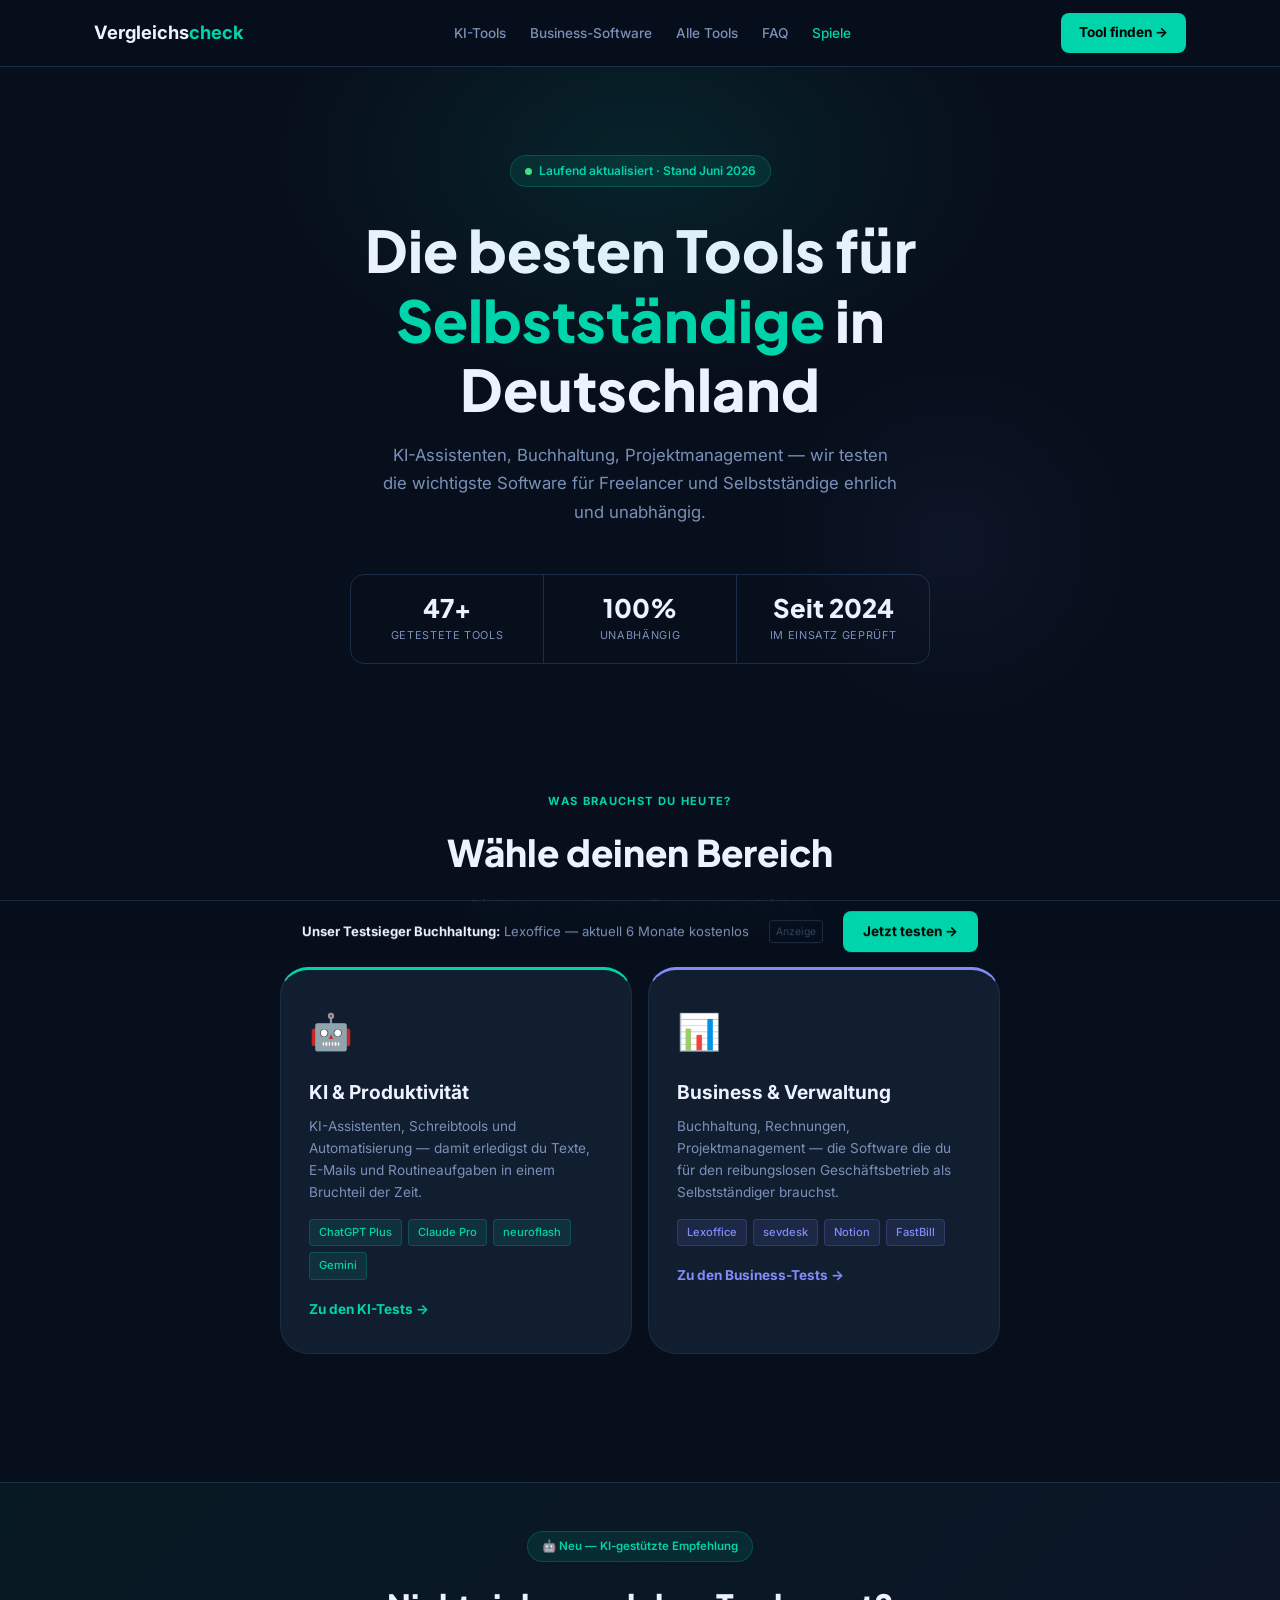
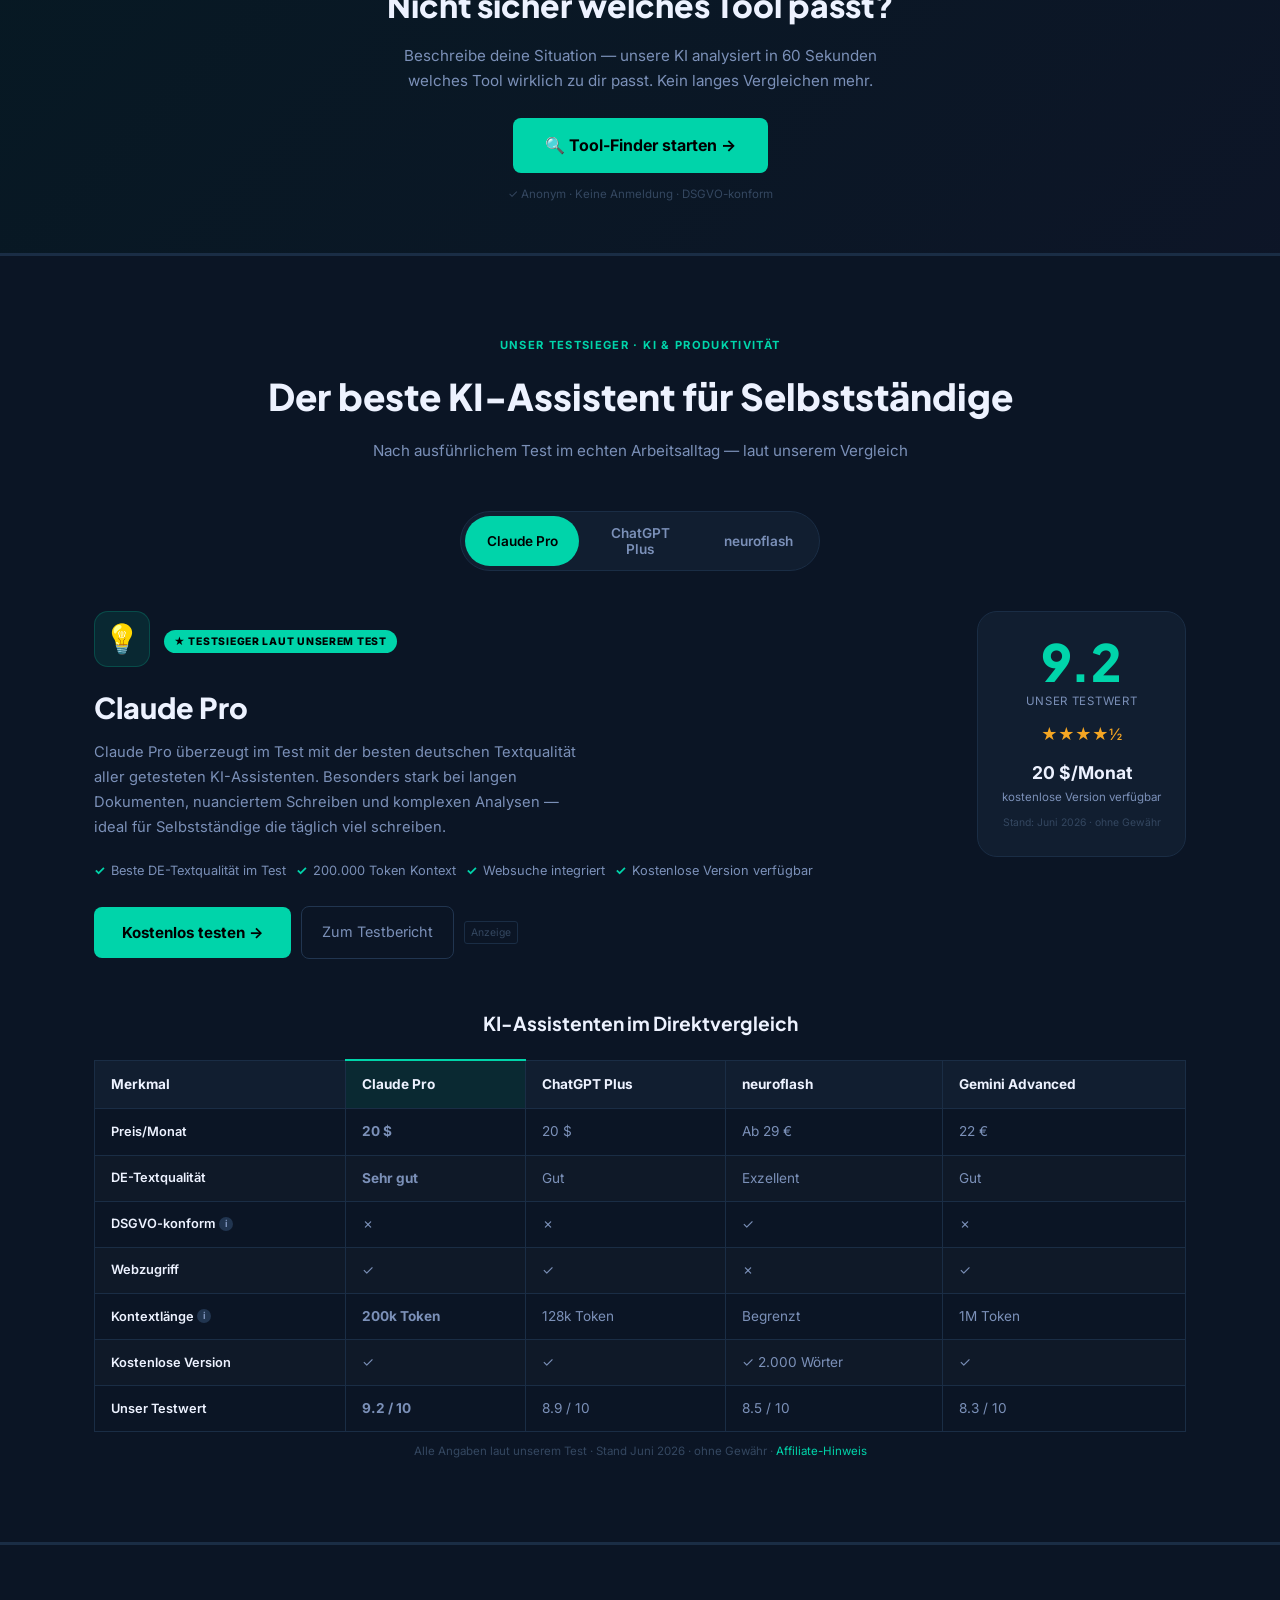
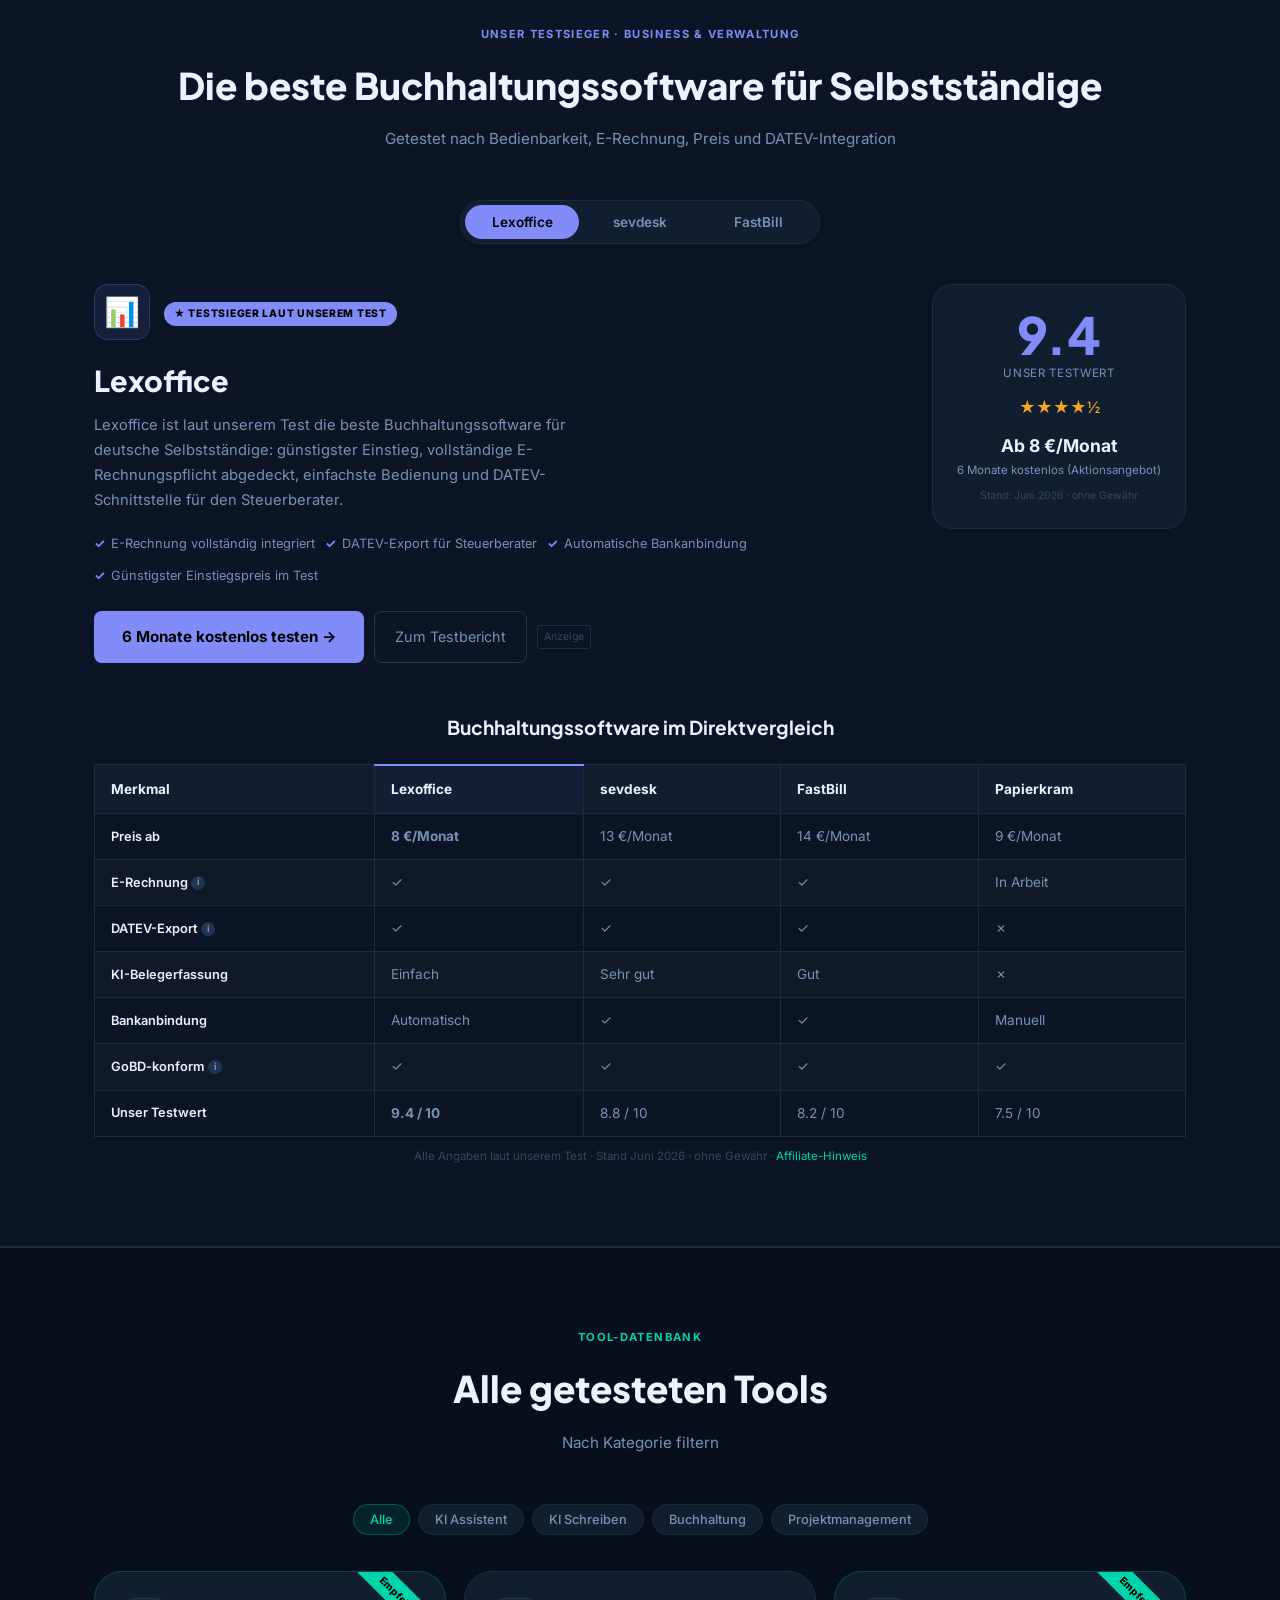
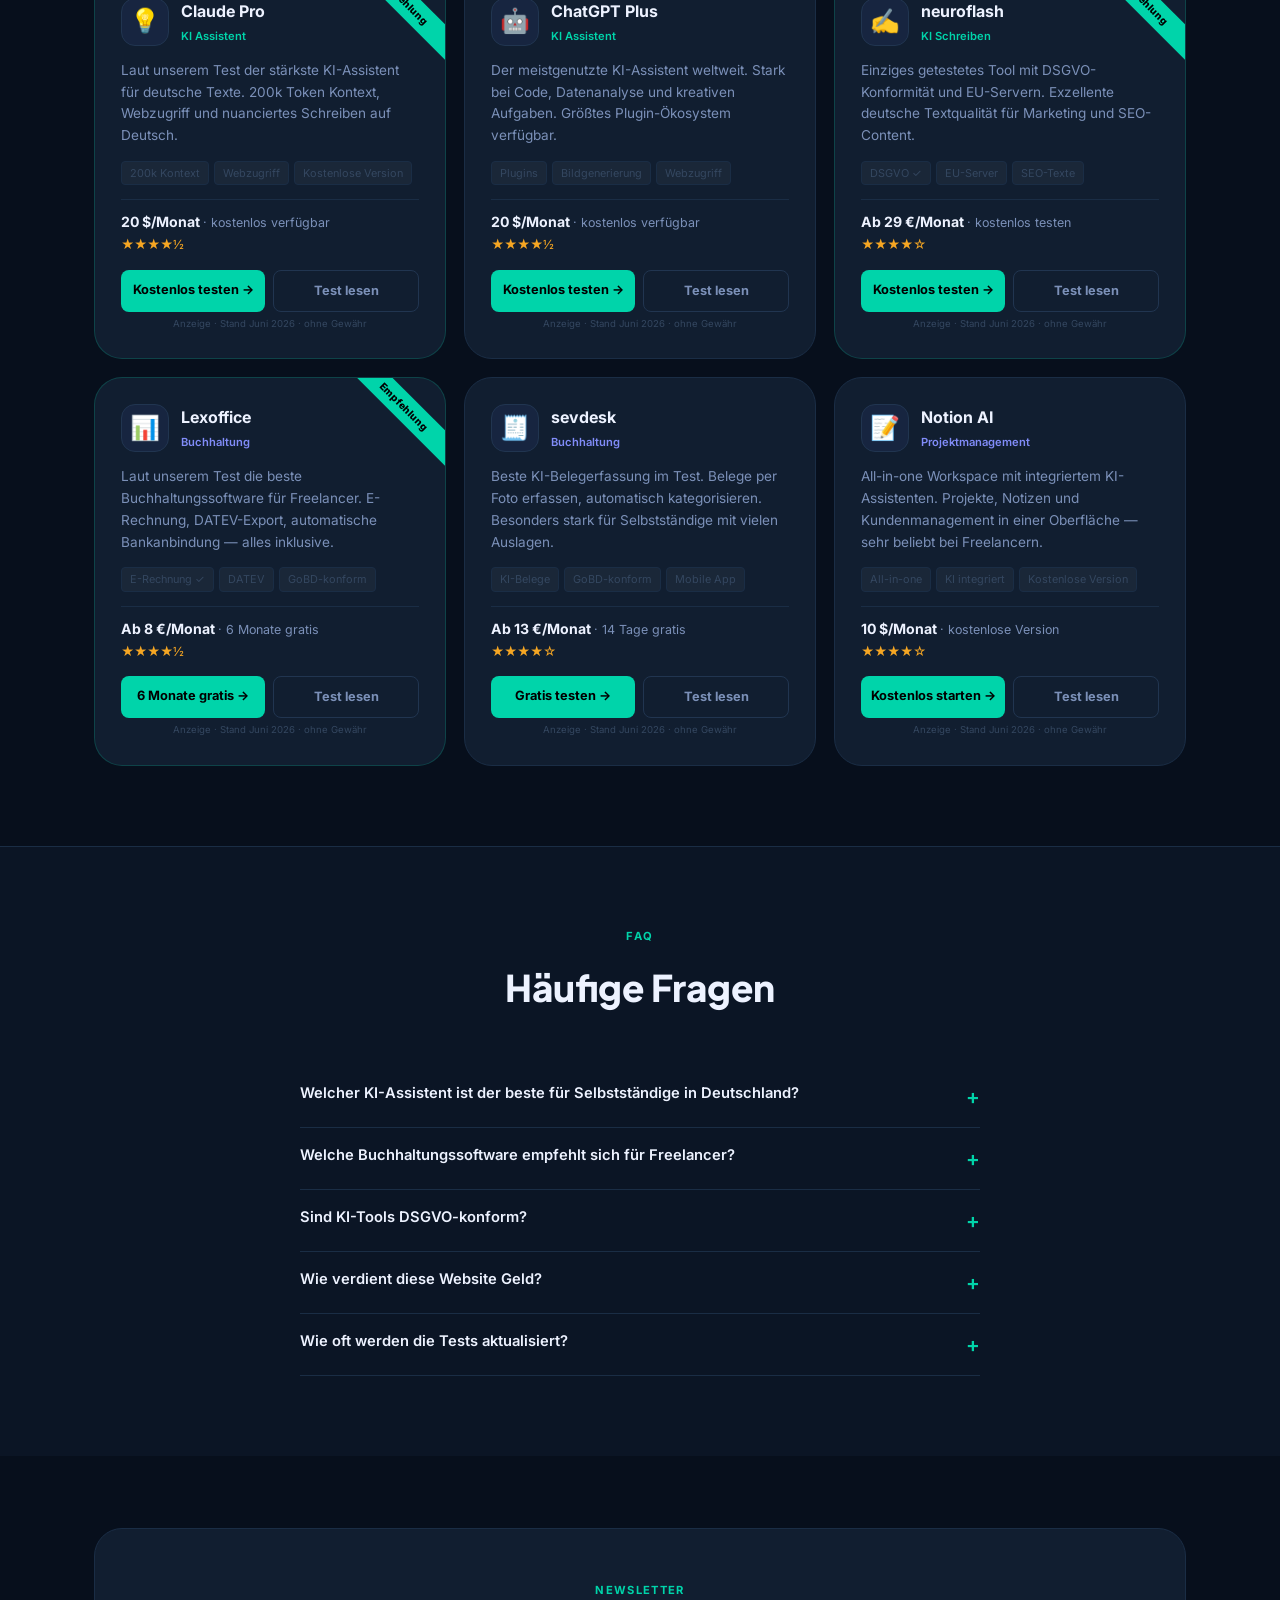
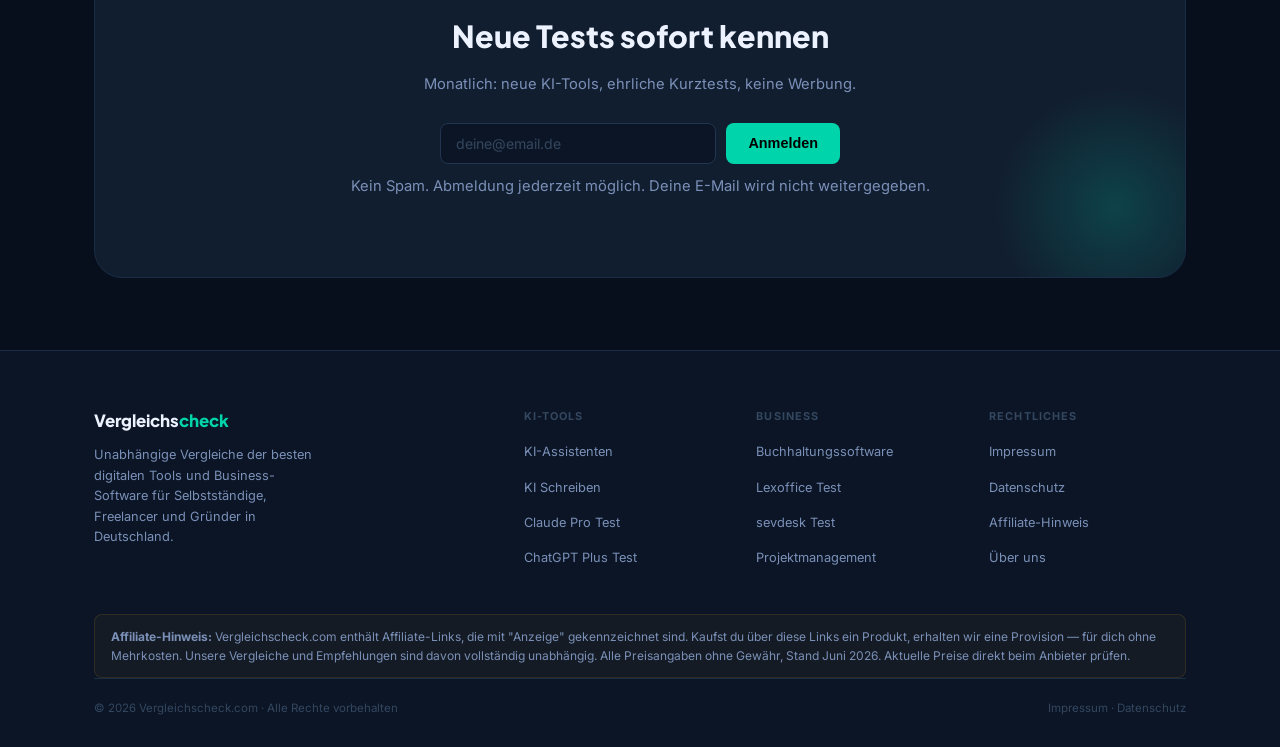
<file: affiliate-site/index.html>
<!DOCTYPE html>
<html lang="de">
<head>
  <meta charset="UTF-8">
  <meta name="viewport" content="width=device-width, initial-scale=1.0">
  <title>Software-Vergleich für Selbstständige 2026 – Vergleichscheck.com</title>
  <meta name="description" content="Unabhängige Vergleiche der besten KI-Tools und Business-Software für Selbstständige, Freelancer und Gründer in Deutschland. Ehrliche Bewertungen, aktuelle Preise.">
  <meta name="robots" content="index, follow">
  <link rel="canonical" href="https://vergleichscheck.com/">
  <meta property="og:title" content="Software-Vergleich für Selbstständige 2026 – Vergleichscheck.com">
  <meta property="og:description" content="Die besten KI-Tools und Business-Software für Selbstständige – unabhängig verglichen und bewertet.">
  <meta property="og:type" content="website">
  <script type="application/ld+json">{"@context":"https://schema.org","@type":"WebSite","name":"Vergleichscheck","url":"https://vergleichscheck.com","description":"Unabhängige Vergleiche der besten digitalen Lösungen für Selbstständige"}</script>
  <link rel="preconnect" href="https://fonts.googleapis.com">
  <link rel="preconnect" href="https://fonts.gstatic.com" crossorigin>
  <link href="https://fonts.googleapis.com/css2?family=Inter:wght@400;500;600;700&family=Plus+Jakarta+Sans:wght@700;800&display=swap" rel="stylesheet">
<style>
*,*::before,*::after{box-sizing:border-box;margin:0;padding:0}
:root{
  --bg:#070F1C;
  --bg2:#0B1525;
  --bg3:#0F1C30;
  --card:#111E30;
  --card2:#172540;
  --border:#1A2D45;
  --border2:#213550;
  --cyan:#00D4AA;
  --cyan-soft:rgba(0,212,170,.1);
  --cyan-glow:rgba(0,212,170,.2);
  --amber:#F5A623;
  --green:#4ADE80;
  --purple:#818CF8;
  --t1:#EDF2FF;
  --t2:#7B90B8;
  --t3:#344760;
  --fd:'Plus Jakarta Sans',sans-serif;
  --fb:'Inter',sans-serif;
  --r1:8px;--r2:14px;--r3:20px;--r4:28px;
}
html{scroll-behavior:smooth}
body{font-family:var(--fb);background:var(--bg);color:var(--t1);line-height:1.7;-webkit-font-smoothing:antialiased;overflow-x:hidden}
a{color:var(--cyan);text-decoration:none}
.container{max-width:1140px;margin:0 auto;padding:0 24px}

/* NAV */
.nav{position:sticky;top:0;z-index:200;background:rgba(7,15,28,.9);backdrop-filter:blur(20px);border-bottom:1px solid var(--border)}
.nav-inner{display:flex;align-items:center;justify-content:space-between;height:66px;gap:20px}
.logo{font-family:var(--fb);font-size:1.15rem;font-weight:700;color:var(--t1)}
.logo span{color:var(--cyan)}
.nav-links{display:flex;gap:24px;list-style:none}
.nav-links a{font-size:.85rem;font-weight:500;color:var(--t2);transition:color .15s}
.nav-links a:hover{color:var(--t1)}
.nav-cta{background:var(--cyan);color:#000;padding:8px 18px;border-radius:var(--r1);font-weight:700;font-size:.85rem;white-space:nowrap;transition:opacity .15s}
.nav-cta:hover{opacity:.85;color:#000}

/* STICKY BAR */
.sticky-bar{position:fixed;bottom:0;left:0;right:0;z-index:150;background:rgba(7,15,28,.95);backdrop-filter:blur(16px);border-top:1px solid var(--border);padding:10px 24px;display:flex;align-items:center;justify-content:center;gap:20px;transform:translateY(100%);transition:transform .3s}
.sticky-bar.show{transform:translateY(0)}
.sticky-bar p{font-size:.82rem;color:var(--t2)}
.sticky-bar p strong{color:var(--t1)}
.sticky-bar a{background:var(--cyan);color:#000;padding:9px 20px;border-radius:var(--r1);font-weight:700;font-size:.85rem;white-space:nowrap}
.sticky-bar .ad-label{font-size:.65rem;color:var(--t3);border:1px solid var(--border);padding:2px 6px;border-radius:3px}

/* HERO */
.hero{padding:88px 0 80px;text-align:center;position:relative;overflow:hidden}
.hero-glow-1{position:absolute;top:-160px;left:50%;transform:translateX(-50%);width:800px;height:500px;background:radial-gradient(ellipse,rgba(0,212,170,.1) 0%,transparent 65%);pointer-events:none}
.hero-glow-2{position:absolute;bottom:0;right:10%;width:400px;height:400px;background:radial-gradient(ellipse,rgba(129,140,248,.05) 0%,transparent 65%);pointer-events:none}

.live-pill{display:inline-flex;align-items:center;gap:7px;background:var(--cyan-soft);border:1px solid rgba(0,212,170,.2);border-radius:100px;padding:5px 14px;font-size:.75rem;font-weight:600;color:var(--cyan);margin-bottom:28px}
.live-dot{width:7px;height:7px;background:var(--green);border-radius:50%;animation:blink 2s infinite}
@keyframes blink{0%,100%{opacity:1}50%{opacity:.3}}

.hero h1{font-family:var(--fd);font-size:clamp(2rem,4.5vw,3.8rem);font-weight:800;line-height:1.2;max-width:820px;margin:0 auto 18px}
.hero h1 em{font-style:normal;color:var(--cyan)}
.hero-sub{font-size:1.05rem;color:var(--t2);max-width:520px;margin:0 auto 48px;line-height:1.7}

/* WEGWEISER */
.wegweiser{display:grid;grid-template-columns:1fr 1fr;gap:16px;max-width:720px;margin:0 auto 64px}
.weg-card{background:var(--card);border:1px solid var(--border);border-radius:var(--r4);padding:32px 28px;text-align:left;cursor:pointer;transition:border-color .2s,transform .2s,box-shadow .2s;text-decoration:none;display:block}
.weg-card:hover{border-color:var(--cyan);transform:translateY(-3px);box-shadow:0 12px 40px rgba(0,0,0,.3);color:var(--t1)}
.weg-card.ki{border-top:3px solid var(--cyan)}
.weg-card.biz{border-top:3px solid var(--purple)}
.weg-emoji{font-size:2.2rem;margin-bottom:14px;display:block}
.weg-title{font-family:var(--fb);font-size:1.2rem;font-weight:700;margin-bottom:8px;color:var(--t1)}
.weg-desc{font-size:.85rem;color:var(--t2);line-height:1.6;margin-bottom:16px}
.weg-tools{display:flex;flex-wrap:wrap;gap:6px;margin-bottom:18px}
.weg-tag{font-size:.7rem;padding:3px 9px;border-radius:4px;font-weight:500}
.weg-tag.cyan{background:rgba(0,212,170,.1);color:var(--cyan);border:1px solid rgba(0,212,170,.2)}
.weg-tag.purple{background:rgba(129,140,248,.1);color:var(--purple);border:1px solid rgba(129,140,248,.2)}
.weg-cta{font-size:.85rem;font-weight:700;display:flex;align-items:center;gap:6px}
.weg-cta.cyan{color:var(--cyan)}
.weg-cta.purple{color:var(--purple)}

/* STATS */
.stats-row{display:flex;justify-content:center;gap:0;border:1px solid var(--border);border-radius:var(--r2);overflow:hidden;max-width:580px;margin:0 auto}
.stat{flex:1;padding:18px 12px;text-align:center;border-right:1px solid var(--border)}
.stat:last-child{border-right:none}
.stat-n{font-family:var(--fd);font-size:1.6rem;font-weight:800;line-height:1.2}
.stat-l{font-size:.68rem;color:var(--t2);text-transform:uppercase;letter-spacing:.06em;margin-top:2px}

/* SECTION */
.section{padding:80px 0}
.sec-header{text-align:center;margin-bottom:48px}
.eyebrow{font-size:.7rem;font-weight:700;letter-spacing:.12em;text-transform:uppercase;color:var(--cyan);display:block;margin-bottom:10px}
.eyebrow.purple{color:var(--purple)}
.sec-header h2{font-family:var(--fd);font-size:clamp(1.5rem,3vw,2.3rem);font-weight:800}
.sec-header p{color:var(--t2);margin-top:10px;font-size:.95rem}

/* TESTSIEGER BLOCK */
.winner{background:var(--bg2);border-top:1px solid var(--border);border-bottom:1px solid var(--border)}
.winner-tabs{display:flex;gap:4px;justify-content:center;margin-bottom:40px;background:var(--card);border:1px solid var(--border);border-radius:100px;padding:4px;max-width:360px;margin:0 auto 40px}
.winner-tab{flex:1;padding:9px 20px;border-radius:100px;font-size:.85rem;font-weight:600;cursor:pointer;text-align:center;transition:all .2s;color:var(--t2);border:none;background:none;font-family:var(--fb)}
.winner-tab.active{background:var(--cyan);color:#000}
.winner-tab.active.purple{background:var(--purple)}

.winner-panel{display:none}
.winner-panel.active{display:grid;grid-template-columns:1fr auto;gap:32px;align-items:start}
.winner-top{display:flex;align-items:center;gap:14px;margin-bottom:16px}
.winner-icon{width:56px;height:56px;border-radius:var(--r2);background:var(--cyan-soft);border:1px solid rgba(0,212,170,.2);display:flex;align-items:center;justify-content:center;font-size:1.8rem;flex-shrink:0}
.winner-icon.purple{background:rgba(129,140,248,.1);border-color:rgba(129,140,248,.2)}
.winner-badge{display:inline-flex;align-items:center;gap:5px;background:var(--cyan);color:#000;font-size:.65rem;font-weight:800;padding:3px 10px;border-radius:100px;text-transform:uppercase;letter-spacing:.07em}
.winner-badge.purple{background:var(--purple)}
.winner-title{font-family:var(--fd);font-size:clamp(1.4rem,3vw,1.8rem);font-weight:800;margin:10px 0 8px}
.winner-desc{color:var(--t2);font-size:.92rem;margin-bottom:20px;max-width:500px;line-height:1.7}
.winner-feats{display:flex;gap:10px;flex-wrap:wrap;margin-bottom:24px}
.winner-feat{display:flex;align-items:center;gap:6px;font-size:.8rem;color:var(--t2)}
.winner-feat::before{content:'✓';color:var(--cyan);font-weight:700}
.winner-feat.purple::before{color:var(--purple)}
.winner-cta-wrap{display:flex;gap:10px;align-items:center;flex-wrap:wrap}
.btn-win{background:var(--cyan);color:#000;padding:13px 28px;border-radius:var(--r1);font-weight:700;font-size:.95rem;transition:opacity .15s,transform .15s;display:inline-flex;align-items:center;gap:8px}
.btn-win:hover{opacity:.85;transform:translateY(-1px);color:#000}
.btn-win.purple{background:var(--purple)}
.btn-ghost{background:transparent;border:1px solid var(--border2);color:var(--t2);padding:13px 20px;border-radius:var(--r1);font-size:.9rem;transition:all .15s}
.btn-ghost:hover{border-color:var(--t2);color:var(--t1)}
.ad-tag{font-size:.65rem;color:var(--t3);border:1px solid var(--border);padding:2px 6px;border-radius:3px;white-space:nowrap}

.winner-score{background:var(--card);border:1px solid var(--border);border-radius:var(--r3);padding:24px;min-width:200px;text-align:center}
.score-num{font-family:var(--fd);font-size:3.2rem;font-weight:800;color:var(--cyan);line-height:1}
.score-num.purple{color:var(--purple)}
.score-label{font-size:.72rem;color:var(--t2);margin-top:4px;text-transform:uppercase;letter-spacing:.06em}
.score-stars{color:var(--amber);font-size:1rem;margin:10px 0}
.score-price{font-size:1.1rem;font-weight:700;color:var(--t1);margin-top:10px}
.score-price-sub{font-size:.72rem;color:var(--t2)}
.score-disclaimer{font-size:.65rem;color:var(--t3);margin-top:6px}

/* VERGLEICH TABLE */
.tbl-wrap{overflow-x:auto}
.tbl{width:100%;border-collapse:collapse;font-size:.85rem;min-width:640px}
.tbl th{background:var(--card);border:1px solid var(--border);padding:12px 16px;text-align:left;font-family:var(--fb);font-weight:700;font-size:.85rem}
.tbl th.hi{background:var(--cyan-soft);border-top:2px solid var(--cyan)}
.tbl th.hi-p{background:rgba(129,140,248,.08);border-top:2px solid var(--purple)}
.tbl td{border:1px solid var(--border);padding:11px 16px;color:var(--t2);vertical-align:middle}
.tbl tr:nth-child(even) td{background:rgba(255,255,255,.015)}
.tbl tr:hover td{background:var(--cyan-soft)}
.tbl .fn{font-weight:600;color:var(--t1);font-size:.8rem}
.yes{color:var(--cyan)}
.no{color:var(--t3)}
.ok{color:var(--amber)}
.best{color:var(--cyan);font-weight:700}
.best-p{color:var(--purple);font-weight:700}

/* TOOL CARDS */
.filter-bar{display:flex;gap:8px;flex-wrap:wrap;justify-content:center;margin-bottom:36px}
.fbtn{background:var(--card);border:1px solid var(--border);color:var(--t2);padding:7px 16px;border-radius:100px;font-size:.8rem;font-weight:500;cursor:pointer;transition:all .2s;font-family:var(--fb)}
.fbtn:hover,.fbtn.on{background:var(--cyan-soft);border-color:rgba(0,212,170,.3);color:var(--cyan)}

.grid{display:grid;grid-template-columns:repeat(auto-fill,minmax(330px,1fr));gap:18px}
.card{background:var(--card);border:1px solid var(--border);border-radius:var(--r4);padding:26px;display:flex;flex-direction:column;gap:14px;transition:transform .2s,border-color .2s,box-shadow .2s;position:relative;overflow:hidden}
.card:hover{transform:translateY(-3px);border-color:var(--border2);box-shadow:0 12px 40px rgba(0,0,0,.25)}
.card.top-pick{border-color:rgba(0,212,170,.2)}
.card.top-pick::after{content:'Empfehlung';position:absolute;top:16px;right:-32px;background:var(--cyan);color:#000;font-size:.62rem;font-weight:800;padding:4px 42px;transform:rotate(45deg);letter-spacing:.05em}

.card-head{display:flex;align-items:center;gap:12px}
.card-ico{width:48px;height:48px;border-radius:var(--r2);background:var(--card2);border:1px solid var(--border2);display:flex;align-items:center;justify-content:center;font-size:1.5rem;flex-shrink:0}
.card-name{font-family:var(--fb);font-size:1rem;font-weight:700}
.card-cat{font-size:.7rem;color:var(--cyan);font-weight:600;margin-top:2px}
.card-cat.purple{color:var(--purple)}

.card-desc{font-size:.85rem;color:var(--t2);line-height:1.6;flex:1}
.card-tags{display:flex;gap:5px;flex-wrap:wrap}
.ctag{background:rgba(255,255,255,.04);border:1px solid var(--border);border-radius:4px;padding:2px 8px;font-size:.68rem;color:var(--t3)}

.card-foot{display:flex;align-items:center;justify-content:space-between;padding-top:10px;border-top:1px solid var(--border)}
.card-price{font-size:.88rem;font-weight:700}
.card-price span{font-weight:400;color:var(--t2);font-size:.78rem}
.card-stars{color:var(--amber);font-size:.8rem}

.card-btns{display:flex;gap:8px}
.cbtn{flex:1;text-align:center;padding:9px 8px;border-radius:var(--r1);font-size:.8rem;font-weight:700;transition:all .2s}
.cbtn.p{background:var(--cyan);color:#000}
.cbtn.p:hover{opacity:.85;color:#000}
.cbtn.s{background:transparent;border:1px solid var(--border2);color:var(--t2)}
.cbtn.s:hover{border-color:var(--t2);color:var(--t1)}
.cbtn-wrap{display:flex;flex-direction:column;gap:4px}
.cbtn-adlabel{font-size:.6rem;color:var(--t3);text-align:center}

/* FAQ */
.faq-wrap{max-width:680px;margin:0 auto}
.faq-item{border-bottom:1px solid var(--border)}
.faq-q{width:100%;background:none;border:none;color:var(--t1);font-family:var(--fb);font-size:.92rem;font-weight:600;text-align:left;padding:18px 0;cursor:pointer;display:flex;justify-content:space-between;gap:16px}
.faq-q::after{content:'+';font-size:1.3rem;color:var(--cyan);flex-shrink:0;transition:transform .2s}
.faq-item.open .faq-q::after{transform:rotate(45deg)}
.faq-a{font-size:.87rem;color:var(--t2);padding-bottom:18px;display:none;line-height:1.7}
.faq-item.open .faq-a{display:block}

/* NEWSLETTER */
.nl{background:var(--card);border:1px solid var(--border);border-radius:var(--r4);padding:52px 44px;text-align:center;margin:72px 0;position:relative;overflow:hidden}
.nl::after{content:'';position:absolute;bottom:-60px;right:-60px;width:260px;height:260px;background:radial-gradient(circle,var(--cyan-glow) 0%,transparent 65%);pointer-events:none}
.nl h2{font-family:var(--fd);font-size:1.9rem;font-weight:800;margin-bottom:10px}
.nl p{color:var(--t2);margin-bottom:26px;font-size:.92rem}
.nl-form{display:flex;gap:10px;max-width:400px;margin:0 auto;flex-wrap:wrap;justify-content:center}
.nl-form input{flex:1;min-width:190px;background:var(--bg2);border:1px solid var(--border2);border-radius:var(--r1);color:var(--t1);padding:11px 15px;font-size:.88rem;font-family:var(--fb);outline:none;transition:border-color .2s}
.nl-form input:focus{border-color:var(--cyan)}
.nl-form input::placeholder{color:var(--t3)}
.nl-hint{font-size:.72rem;color:var(--t3);margin-top:10px}

/* FOOTER */
.footer{background:var(--bg2);border-top:1px solid var(--border);padding:56px 0 28px}
.footer-grid{display:grid;grid-template-columns:2fr 1fr 1fr 1fr;gap:36px;margin-bottom:44px}
.f-logo{font-family:var(--fd);font-size:1.05rem;font-weight:800;color:var(--t1);margin-bottom:10px;display:block}
.f-logo span{color:var(--cyan)}
.f-desc{font-size:.8rem;color:var(--t2);max-width:220px;line-height:1.6}
.f-col h4{font-size:.68rem;font-weight:700;letter-spacing:.1em;text-transform:uppercase;color:var(--t3);margin-bottom:12px}
.f-col ul{list-style:none;display:flex;flex-direction:column;gap:8px}
.f-col a{font-size:.8rem;color:var(--t2);transition:color .15s}
.f-col a:hover{color:var(--t1)}
.f-bottom{border-top:1px solid var(--border);padding-top:20px;display:flex;justify-content:space-between;align-items:center;flex-wrap:wrap;gap:10px;font-size:.72rem;color:var(--t3)}
.disclaimer{background:rgba(245,166,35,.04);border:1px solid rgba(245,166,35,.12);border-radius:var(--r1);padding:12px 16px;font-size:.75rem;color:var(--t2);margin-top:24px;line-height:1.6}

/* TOOLTIPS */
.tip{position:relative;display:inline-flex;align-items:center;gap:3px;cursor:help}
.tip-icon{width:14px;height:14px;border-radius:50%;background:var(--border2);color:var(--t2);font-size:.6rem;font-weight:700;display:inline-flex;align-items:center;justify-content:center;flex-shrink:0;transition:background .2s}
.tip:hover .tip-icon{background:var(--cyan);color:#000}
.tip-box{position:absolute;bottom:calc(100% + 8px);left:50%;transform:translateX(-50%);background:#1a2d45;border:1px solid var(--border2);border-radius:var(--r1);padding:10px 14px;font-size:.75rem;color:var(--t1);line-height:1.5;width:220px;pointer-events:none;opacity:0;transition:opacity .15s;z-index:100;font-family:var(--fb);font-weight:400;box-shadow:0 8px 24px rgba(0,0,0,.4)}
.tip:hover .tip-box{opacity:1}
.tip-box::after{content:'';position:absolute;top:100%;left:50%;transform:translateX(-50%);border:5px solid transparent;border-top-color:#1a2d45}

/* UTILS */
.hidden{display:none!important}
.sep{border:none;border-top:1px solid var(--border);margin:0}


/* ── Tablet Landscape & kleine Desktops (max 1024px) ── */
@media(max-width:1024px){
  .container{padding:0 20px}
  .grid{grid-template-columns:repeat(auto-fill,minmax(280px,1fr))}
  .footer-grid{grid-template-columns:2fr 1fr 1fr}
}

/* ── Tablet Portrait (max 860px) ── */
@media(max-width:860px){
  .nav-links{display:none}
  .wegweiser{grid-template-columns:1fr 1fr}
  .winner-panel.active{grid-template-columns:1fr}
  .winner-score{display:none}
  .footer-grid{grid-template-columns:1fr 1fr}
  .hero{padding:72px 0 60px}
  .section{padding:64px 0}
  .qc-grid{grid-template-columns:repeat(2,1fr)}
  .tbl{font-size:.8rem}
  .tbl th,.tbl td{padding:9px 12px}
}

/* ── Großes Handy / kleines Tablet (max 640px) ── */
@media(max-width:640px){
  .wegweiser{grid-template-columns:1fr}
  .grid{grid-template-columns:1fr}
  .stats-row{flex-direction:column;max-width:100%}
  .stat{border-right:none;border-bottom:1px solid var(--border)}
  .stat:last-child{border-bottom:none}
  .winner-tabs{max-width:100%}
  .nl{padding:36px 20px}
  .footer-grid{grid-template-columns:1fr 1fr}
  .hero-sub{font-size:.95rem}
  .weg-card{padding:24px 20px}
}

/* ── Handy Portrait (max 480px) ── */
@media(max-width:480px){
  .hero{padding:52px 0 44px}
  .container{padding:0 16px}
  .section{padding:52px 0}
  .footer-grid{grid-template-columns:1fr}
  .nl{padding:28px 16px}
  .nl h2{font-size:1.5rem}
  .sticky-bar{flex-direction:column;gap:8px;padding:12px 16px;text-align:center}
  .sticky-bar p{font-size:.78rem}
  .winner-cta-wrap{flex-direction:column;align-items:flex-start}
  .btn-win,.btn-ghost{width:100%;text-align:center;justify-content:center}
  .card-btns{flex-direction:column}
  .cbtn{text-align:center}
  .filter-bar{gap:6px}
  .fbtn{padding:6px 12px;font-size:.75rem}
  .faq-q{font-size:.85rem}
  .nav-cta{padding:7px 14px;font-size:.8rem}
  .logo{font-size:1rem}
}
</style>
</head>
<body>

<!-- STICKY BAR -->
<div class="sticky-bar" id="sbar">
  <p><strong>Unser Testsieger Buchhaltung:</strong> Lexoffice — aktuell 6 Monate kostenlos</p>
  <span class="ad-label">Anzeige</span>
  <a href="https://lexoffice.de" target="_blank" rel="noopener sponsored" data-aff="sticky">Jetzt testen →</a>
</div>

<!-- NAV -->
<nav class="nav">
  <div class="container nav-inner">
    <a href="/" class="logo">Vergleichs<span>check</span></a>
    <ul class="nav-links">
      <li><a href="#ki">KI-Tools</a></li>
      <li><a href="#business">Business-Software</a></li>
      <li><a href="#alle-tools">Alle Tools</a></li>
      <li><a href="#faq">FAQ</a></li>
      <li><a href="/pages/spiele.html" style="color:var(--cyan)">Spiele</a></li>
    </ul>
    <a href="#wegweiser" class="nav-cta">Tool finden →</a>
  </div>
</nav>

<!-- HERO -->
<header class="hero">
  <div class="hero-glow-1"></div>
  <div class="hero-glow-2"></div>
  <div class="container">
    <div class="live-pill">
      <span class="live-dot"></span>
      Laufend aktualisiert · Stand Juni 2026
    </div>
    <h1>Die besten Tools für<br><em>Selbstständige</em> in Deutschland</h1>
    <p class="hero-sub">KI-Assistenten, Buchhaltung, Projektmanagement — wir testen die wichtigste Software für Freelancer und Selbstständige ehrlich und unabhängig.</p>

    <div class="stats-row">
      <div class="stat"><div class="stat-n">47+</div><div class="stat-l">Getestete Tools</div></div>
      <div class="stat"><div class="stat-n">100%</div><div class="stat-l">Unabhängig</div></div>
      <div class="stat"><div class="stat-n">Seit 2024</div><div class="stat-l">Im Einsatz geprüft</div></div>
    </div>
  </div>
</header>

<!-- WEGWEISER -->
<section class="section" id="wegweiser" style="padding-top:48px;padding-bottom:64px">
  <div class="container">
    <div class="sec-header">
      <span class="eyebrow">Was brauchst du heute?</span>
      <h2>Wähle deinen Bereich</h2>
      <p>Direkt zu den relevanten Tests und Vergleichen</p>
    </div>
    <div class="wegweiser">
      <a href="#ki" class="weg-card ki">
        <span class="weg-emoji">🤖</span>
        <div class="weg-title">KI & Produktivität</div>
        <p class="weg-desc">KI-Assistenten, Schreibtools und Automatisierung — damit erledigst du Texte, E-Mails und Routineaufgaben in einem Bruchteil der Zeit.</p>
        <div class="weg-tools">
          <span class="weg-tag cyan">ChatGPT Plus</span>
          <span class="weg-tag cyan">Claude Pro</span>
          <span class="weg-tag cyan">neuroflash</span>
          <span class="weg-tag cyan">Gemini</span>
        </div>
        <div class="weg-cta cyan">Zu den KI-Tests → </div>
      </a>
      <a href="#business" class="weg-card biz">
        <span class="weg-emoji">📊</span>
        <div class="weg-title">Business & Verwaltung</div>
        <p class="weg-desc">Buchhaltung, Rechnungen, Projektmanagement — die Software die du für den reibungslosen Geschäftsbetrieb als Selbstständiger brauchst.</p>
        <div class="weg-tools">
          <span class="weg-tag purple">Lexoffice</span>
          <span class="weg-tag purple">sevdesk</span>
          <span class="weg-tag purple">Notion</span>
          <span class="weg-tag purple">FastBill</span>
        </div>
        <div class="weg-cta purple">Zu den Business-Tests →</div>
      </a>
    </div>
  </div>
</section>

<hr class="sep">

<!-- TOOL FINDER TEASER -->
<section style="padding:48px 0;background:linear-gradient(135deg,rgba(0,212,170,.05) 0%,rgba(129,140,248,.05) 100%);border-bottom:1px solid var(--border)">
  <div class="container" style="text-align:center">
    <div style="display:inline-flex;align-items:center;gap:6px;background:var(--cyan-soft);border:1px solid rgba(0,212,170,.2);border-radius:100px;padding:5px 14px;font-size:.72rem;font-weight:600;color:var(--cyan);margin-bottom:16px">🤖 Neu — KI-gestützte Empfehlung</div>
    <h2 style="font-family:var(--fd);font-size:clamp(1.4rem,3vw,2rem);font-weight:800;margin-bottom:10px">Nicht sicher welches Tool passt?</h2>
    <p style="color:var(--t2);font-size:.95rem;max-width:480px;margin:0 auto 24px">Beschreibe deine Situation — unsere KI analysiert in 60 Sekunden welches Tool wirklich zu dir passt. Kein langes Vergleichen mehr.</p>
    <a href="pages/tool-finder.html" style="display:inline-flex;align-items:center;gap:8px;background:var(--cyan);color:#000;padding:14px 32px;border-radius:var(--r1);font-weight:700;font-size:1rem;transition:opacity .15s">🔍 Tool-Finder starten →</a>
    <p style="font-size:.72rem;color:var(--t3);margin-top:12px">✓ Anonym · Keine Anmeldung · DSGVO-konform</p>
  </div>
</section>

<hr class="sep">
<section class="winner section" id="ki">
  <div class="container">
    <div class="sec-header">
      <span class="eyebrow">Unser Testsieger · KI & Produktivität</span>
      <h2>Der beste KI-Assistent für Selbstständige</h2>
      <p>Nach ausführlichem Test im echten Arbeitsalltag — laut unserem Vergleich</p>
    </div>

    <div class="winner-tabs" id="ki-tabs">
      <button class="winner-tab active" data-panel="claude">Claude Pro</button>
      <button class="winner-tab" data-panel="chatgpt">ChatGPT Plus</button>
      <button class="winner-tab" data-panel="neuroflash">neuroflash</button>
    </div>

    <!-- Claude -->
    <div class="winner-panel active" id="panel-claude">
      <div>
        <div class="winner-top">
          <div class="winner-icon">💡</div>
          <div>
            <span class="winner-badge">★ Testsieger laut unserem Test</span>
          </div>
        </div>
        <div class="winner-title">Claude Pro</div>
        <p class="winner-desc">Claude Pro überzeugt im Test mit der besten deutschen Textqualität aller getesteten KI-Assistenten. Besonders stark bei langen Dokumenten, nuanciertem Schreiben und komplexen Analysen — ideal für Selbstständige die täglich viel schreiben.</p>
        <div class="winner-feats">
          <span class="winner-feat">Beste DE-Textqualität im Test</span>
          <span class="winner-feat">200.000 Token Kontext</span>
          <span class="winner-feat">Websuche integriert</span>
          <span class="winner-feat">Kostenlose Version verfügbar</span>
        </div>
        <div class="winner-cta-wrap">
          <a href="https://claude.ai" target="_blank" rel="noopener sponsored" class="btn-win" data-aff="winner-claude">Kostenlos testen →</a>
          <a href="pages/claude-pro-test.html" class="btn-ghost">Zum Testbericht</a>
          <span class="ad-tag">Anzeige</span>
        </div>
      </div>
      <div class="winner-score">
        <div class="score-num">9.2</div>
        <div class="score-label">Unser Testwert</div>
        <div class="score-stars">★★★★½</div>
        <div class="score-price">20 $/Monat</div>
        <div class="score-price-sub">kostenlose Version verfügbar</div>
        <div class="score-disclaimer">Stand: Juni 2026 · ohne Gewähr</div>
      </div>
    </div>

    <!-- ChatGPT -->
    <div class="winner-panel" id="panel-chatgpt">
      <div>
        <div class="winner-top">
          <div class="winner-icon">🤖</div>
          <div><span class="winner-badge">Meistgenutzt weltweit</span></div>
        </div>
        <div class="winner-title">ChatGPT Plus</div>
        <p class="winner-desc">ChatGPT Plus ist der bekannteste KI-Assistent und bietet das größte Plugin-Ökosystem. Besonders stark bei Code, Datenanalyse und kreativen Aufgaben. Die deutsche Textqualität ist gut, aber laut unserem Test einen Tick hinter Claude.</p>
        <div class="winner-feats">
          <span class="winner-feat">Größtes Plugin-Ökosystem</span>
          <span class="winner-feat">Bildgenerierung (DALL-E)</span>
          <span class="winner-feat">Webzugriff integriert</span>
          <span class="winner-feat">Kostenlose Version verfügbar</span>
        </div>
        <div class="winner-cta-wrap">
          <a href="https://chat.openai.com" target="_blank" rel="noopener sponsored" class="btn-win" data-aff="winner-chatgpt">Kostenlos testen →</a>
          <a href="pages/chatgpt-plus-test.html" class="btn-ghost">Zum Testbericht</a>
          <span class="ad-tag">Anzeige</span>
        </div>
      </div>
      <div class="winner-score">
        <div class="score-num">8.9</div>
        <div class="score-label">Unser Testwert</div>
        <div class="score-stars">★★★★½</div>
        <div class="score-price">20 $/Monat</div>
        <div class="score-price-sub">kostenlose Version verfügbar</div>
        <div class="score-disclaimer">Stand: Juni 2026 · ohne Gewähr</div>
      </div>
    </div>

    <!-- neuroflash -->
    <div class="winner-panel" id="panel-neuroflash">
      <div>
        <div class="winner-top">
          <div class="winner-icon">✍️</div>
          <div><span class="winner-badge">Beste Wahl für deutsche Texte</span></div>
        </div>
        <div class="winner-title">neuroflash</div>
        <p class="winner-desc">neuroflash ist das einzige getestete Tool das vollständig DSGVO-konform auf EU-Servern betrieben wird. Die deutsche Textqualität ist exzellent — besonders für Marketing, SEO-Artikel und Social-Media-Posts.</p>
        <div class="winner-feats">
          <span class="winner-feat">DSGVO-konform · EU-Server</span>
          <span class="winner-feat">Beste DE-Textqualität für Marketing</span>
          <span class="winner-feat">SEO-Optimierung integriert</span>
          <span class="winner-feat">Kostenlose Version (2.000 Wörter)</span>
        </div>
        <div class="winner-cta-wrap">
          <a href="https://neuroflash.com" target="_blank" rel="noopener sponsored" class="btn-win" data-aff="winner-neuroflash">Kostenlos testen →</a>
          <a href="pages/neuroflash-test.html" class="btn-ghost">Zum Testbericht</a>
          <span class="ad-tag">Anzeige</span>
        </div>
      </div>
      <div class="winner-score">
        <div class="score-num">8.5</div>
        <div class="score-label">Unser Testwert</div>
        <div class="score-stars">★★★★☆</div>
        <div class="score-price">Ab 29 €/Monat</div>
        <div class="score-price-sub">2.000 Wörter kostenlos testen</div>
        <div class="score-disclaimer">Stand: Juni 2026 · ohne Gewähr</div>
      </div>
    </div>

    <!-- KI VERGLEICH -->
    <div style="margin-top:48px">
      <h3 style="font-family:var(--fd);font-size:1.2rem;margin-bottom:20px;text-align:center">KI-Assistenten im Direktvergleich</h3>
      <div class="tbl-wrap">
        <table class="tbl">
          <thead>
            <tr>
              <th>Merkmal</th>
              <th class="hi">Claude Pro</th>
              <th>ChatGPT Plus</th>
              <th>neuroflash</th>
              <th>Gemini Advanced</th>
            </tr>
          </thead>
          <tbody>
            <tr><td class="fn">Preis/Monat</td><td class="hi best">20 $</td><td>20 $</td><td>Ab 29 €</td><td>22 €</td></tr>
            <tr><td class="fn">DE-Textqualität</td><td class="hi best">Sehr gut</td><td class="ok">Gut</td><td class="yes">Exzellent</td><td class="ok">Gut</td></tr>
            <tr>
              <td class="fn">
                <span class="tip">DSGVO-konform<span class="tip-icon">i</span><span class="tip-box">Die DSGVO schützt personenbezogene Daten in der EU. DSGVO-konforme Tools speichern Daten auf EU-Servern und dürfen bedenkenlos für sensible Geschäftsdaten genutzt werden.</span></span>
              </td>
              <td class="hi no">✗</td><td class="no">✗</td><td class="yes">✓</td><td class="no">✗</td>
            </tr>
            <tr><td class="fn">Webzugriff</td><td class="hi yes">✓</td><td class="yes">✓</td><td class="no">✗</td><td class="yes">✓</td></tr>
            <tr>
              <td class="fn">
                <span class="tip">Kontextlänge<span class="tip-icon">i</span><span class="tip-box">Wie viel Text das KI-Tool auf einmal "lesen" kann. 200k Token = ca. 150.000 Wörter — also z.B. ein ganzes Buch. Je mehr, desto besser für lange Dokumente.</span></span>
              </td>
              <td class="hi best">200k Token</td><td class="ok">128k Token</td><td class="no">Begrenzt</td><td class="ok">1M Token</td>
            </tr>
            <tr><td class="fn">Kostenlose Version</td><td class="hi yes">✓</td><td class="yes">✓</td><td class="yes">✓ 2.000 Wörter</td><td class="yes">✓</td></tr>
            <tr><td class="fn">Unser Testwert</td><td class="hi best">9.2 / 10</td><td>8.9 / 10</td><td>8.5 / 10</td><td>8.3 / 10</td></tr>
          </tbody>
        </table>
      </div>
      <p style="font-size:.72rem;color:var(--t3);text-align:center;margin-top:10px">Alle Angaben laut unserem Test · Stand Juni 2026 · ohne Gewähr · <a href="#disclaimer">Affiliate-Hinweis</a></p>
    </div>
  </div>
</section>

<hr class="sep">

<!-- TESTSIEGER BUSINESS -->
<section class="winner section" id="business" style="background:var(--bg2)">
  <div class="container">
    <div class="sec-header">
      <span class="eyebrow purple">Unser Testsieger · Business & Verwaltung</span>
      <h2>Die beste Buchhaltungssoftware für Selbstständige</h2>
      <p>Getestet nach Bedienbarkeit, E-Rechnung, Preis und DATEV-Integration</p>
    </div>

    <div class="winner-tabs" id="biz-tabs">
      <button class="winner-tab active purple" data-panel="lexoffice">Lexoffice</button>
      <button class="winner-tab purple" data-panel="sevdesk">sevdesk</button>
      <button class="winner-tab purple" data-panel="fastbill">FastBill</button>
    </div>

    <!-- Lexoffice -->
    <div class="winner-panel active" id="panel-lexoffice">
      <div>
        <div class="winner-top">
          <div class="winner-icon purple">📊</div>
          <div><span class="winner-badge purple">★ Testsieger laut unserem Test</span></div>
        </div>
        <div class="winner-title">Lexoffice</div>
        <p class="winner-desc">Lexoffice ist laut unserem Test die beste Buchhaltungssoftware für deutsche Selbstständige: günstigster Einstieg, vollständige E-Rechnungspflicht abgedeckt, einfachste Bedienung und DATEV-Schnittstelle für den Steuerberater.</p>
        <div class="winner-feats">
          <span class="winner-feat purple">E-Rechnung vollständig integriert</span>
          <span class="winner-feat purple">DATEV-Export für Steuerberater</span>
          <span class="winner-feat purple">Automatische Bankanbindung</span>
          <span class="winner-feat purple">Günstigster Einstiegspreis im Test</span>
        </div>
        <div class="winner-cta-wrap">
          <a href="https://lexoffice.de" target="_blank" rel="noopener sponsored" class="btn-win purple" data-aff="winner-lexoffice">6 Monate kostenlos testen →</a>
          <a href="pages/lexoffice-test.html" class="btn-ghost">Zum Testbericht</a>
          <span class="ad-tag">Anzeige</span>
        </div>
      </div>
      <div class="winner-score">
        <div class="score-num purple">9.4</div>
        <div class="score-label">Unser Testwert</div>
        <div class="score-stars">★★★★½</div>
        <div class="score-price">Ab 8 €/Monat</div>
        <div class="score-price-sub">6 Monate kostenlos (Aktionsangebot)</div>
        <div class="score-disclaimer">Stand: Juni 2026 · ohne Gewähr</div>
      </div>
    </div>

    <!-- sevdesk -->
    <div class="winner-panel" id="panel-sevdesk">
      <div>
        <div class="winner-top">
          <div class="winner-icon purple">🧾</div>
          <div><span class="winner-badge purple">Beste KI-Belegerfassung</span></div>
        </div>
        <div class="winner-title">sevdesk</div>
        <p class="winner-desc">sevdesk überzeugt laut unserem Test mit der stärksten KI-Belegerfassung: Belege per Foto erfassen, automatisch kategorisieren und buchen. Ideal für Selbstständige mit vielen Auslagen und Reisekosten.</p>
        <div class="winner-feats">
          <span class="winner-feat purple">Beste KI-Belegerfassung im Test</span>
          <span class="winner-feat purple">GoBD-konform</span>
          <span class="winner-feat purple">Starke mobile App</span>
          <span class="winner-feat purple">14 Tage kostenlos testen</span>
        </div>
        <div class="winner-cta-wrap">
          <a href="https://sevdesk.de" target="_blank" rel="noopener sponsored" class="btn-win purple" data-aff="winner-sevdesk">14 Tage kostenlos testen →</a>
          <a href="pages/sevdesk-test.html" class="btn-ghost">Zum Testbericht</a>
          <span class="ad-tag">Anzeige</span>
        </div>
      </div>
      <div class="winner-score">
        <div class="score-num purple">8.8</div>
        <div class="score-label">Unser Testwert</div>
        <div class="score-stars">★★★★☆</div>
        <div class="score-price">Ab 13 €/Monat</div>
        <div class="score-price-sub">14 Tage kostenlos testen</div>
        <div class="score-disclaimer">Stand: Juni 2026 · ohne Gewähr</div>
      </div>
    </div>

    <!-- FastBill -->
    <div class="winner-panel" id="panel-fastbill">
      <div>
        <div class="winner-top">
          <div class="winner-icon purple">⚡</div>
          <div><span class="winner-badge purple">Schnellste Rechnungserstellung</span></div>
        </div>
        <div class="winner-title">FastBill</div>
        <p class="winner-desc">FastBill punktet laut unserem Test mit der schnellsten Rechnungserstellung und einer übersichtlichen Oberfläche. Gut geeignet für Selbstständige die hauptsächlich Ausgangsrechnungen schreiben.</p>
        <div class="winner-feats">
          <span class="winner-feat purple">Schnelle Rechnungserstellung</span>
          <span class="winner-feat purple">E-Rechnung unterstützt</span>
          <span class="winner-feat purple">Übersichtliche Oberfläche</span>
          <span class="winner-feat purple">14 Tage kostenlos testen</span>
        </div>
        <div class="winner-cta-wrap">
          <a href="https://fastbill.com" target="_blank" rel="noopener sponsored" class="btn-win purple" data-aff="winner-fastbill">Kostenlos testen →</a>
          <a href="pages/fastbill-test.html" class="btn-ghost">Zum Testbericht</a>
          <span class="ad-tag">Anzeige</span>
        </div>
      </div>
      <div class="winner-score">
        <div class="score-num purple">8.2</div>
        <div class="score-label">Unser Testwert</div>
        <div class="score-stars">★★★½☆</div>
        <div class="score-price">Ab 14 €/Monat</div>
        <div class="score-price-sub">14 Tage kostenlos testen</div>
        <div class="score-disclaimer">Stand: Juni 2026 · ohne Gewähr</div>
      </div>
    </div>

    <!-- BUSINESS VERGLEICH -->
    <div style="margin-top:48px">
      <h3 style="font-family:var(--fd);font-size:1.2rem;margin-bottom:20px;text-align:center">Buchhaltungssoftware im Direktvergleich</h3>
      <div class="tbl-wrap">
        <table class="tbl">
          <thead>
            <tr>
              <th>Merkmal</th>
              <th class="hi-p">Lexoffice</th>
              <th>sevdesk</th>
              <th>FastBill</th>
              <th>Papierkram</th>
            </tr>
          </thead>
          <tbody>
            <tr><td class="fn">Preis ab</td><td class="hi-p best-p">8 €/Monat</td><td>13 €/Monat</td><td>14 €/Monat</td><td>9 €/Monat</td></tr>
            <tr>
              <td class="fn">
                <span class="tip">E-Rechnung<span class="tip-icon">i</span><span class="tip-box">Seit 2025 Pflicht für B2B-Rechnungen in Deutschland. Rechnungen müssen in einem strukturierten digitalen Format (XRechnung oder ZUGFeRD) übermittelt werden — ein einfaches PDF reicht nicht mehr.</span></span>
              </td>
              <td class="hi-p yes">✓</td><td class="yes">✓</td><td class="yes">✓</td><td class="ok">In Arbeit</td>
            </tr>
            <tr>
              <td class="fn">
                <span class="tip">DATEV-Export<span class="tip-icon">i</span><span class="tip-box">DATEV ist das Standardformat für deutsche Steuerberater. Mit einem DATEV-Export kannst du deine Buchhaltungsdaten direkt an deinen Steuerberater übergeben — spart beiden Zeit und Geld.</span></span>
              </td>
              <td class="hi-p yes">✓</td><td class="yes">✓</td><td class="yes">✓</td><td class="no">✗</td>
            </tr>
            <tr><td class="fn">KI-Belegerfassung</td><td class="hi-p ok">Einfach</td><td class="yes">Sehr gut</td><td class="ok">Gut</td><td class="no">✗</td></tr>
            <tr><td class="fn">Bankanbindung</td><td class="hi-p yes">Automatisch</td><td class="yes">✓</td><td class="yes">✓</td><td class="ok">Manuell</td></tr>
            <tr>
              <td class="fn">
                <span class="tip">GoBD-konform<span class="tip-icon">i</span><span class="tip-box">GoBD = Grundsätze zur ordnungsmäßigen Buchführung. Das Finanzamt schreibt vor wie Belege digital aufbewahrt werden müssen. GoBD-konforme Software macht das automatisch richtig.</span></span>
              </td>
              <td class="hi-p yes">✓</td><td class="yes">✓</td><td class="yes">✓</td><td class="yes">✓</td>
            </tr>
            <tr><td class="fn">Unser Testwert</td><td class="hi-p best-p">9.4 / 10</td><td>8.8 / 10</td><td>8.2 / 10</td><td>7.5 / 10</td></tr>
          </tbody>
        </table>
      </div>
      <p style="font-size:.72rem;color:var(--t3);text-align:center;margin-top:10px">Alle Angaben laut unserem Test · Stand Juni 2026 · ohne Gewähr · <a href="#disclaimer">Affiliate-Hinweis</a></p>
    </div>
  </div>
</section>

<hr class="sep">

<!-- ALLE TOOLS -->
<section class="section" id="alle-tools">
  <div class="container">
    <div class="sec-header">
      <span class="eyebrow">Tool-Datenbank</span>
      <h2>Alle getesteten Tools</h2>
      <p>Nach Kategorie filtern</p>
    </div>
    <div class="filter-bar">
      <button class="fbtn on" data-f="all">Alle</button>
      <button class="fbtn" data-f="ki-assistent">KI Assistent</button>
      <button class="fbtn" data-f="ki-schreiben">KI Schreiben</button>
      <button class="fbtn" data-f="buchhaltung">Buchhaltung</button>
      <button class="fbtn" data-f="projektmanagement">Projektmanagement</button>
    </div>
    <div class="grid">

      <article class="card top-pick" data-c="ki-assistent">
        <div class="card-head"><div class="card-ico">💡</div><div><div class="card-name">Claude Pro</div><div class="card-cat">KI Assistent</div></div></div>
        <p class="card-desc">Laut unserem Test der stärkste KI-Assistent für deutsche Texte. 200k Token Kontext, Webzugriff und nuanciertes Schreiben auf Deutsch.</p>
        <div class="card-tags"><span class="ctag">200k Kontext</span><span class="ctag">Webzugriff</span><span class="ctag">Kostenlose Version</span></div>
        <div class="card-foot"><div><div class="card-price">20 $/Monat <span>· kostenlos verfügbar</span></div><div class="card-stars">★★★★½</div></div></div>
        <div class="cbtn-wrap">
          <div class="card-btns">
            <a href="https://claude.ai" target="_blank" rel="noopener sponsored" class="cbtn p" data-aff="card-claude">Kostenlos testen →</a>
            <a href="pages/claude-pro-test.html" class="cbtn s">Test lesen</a>
          </div>
          <div class="cbtn-adlabel">Anzeige · Stand Juni 2026 · ohne Gewähr</div>
        </div>
      </article>

      <article class="card" data-c="ki-assistent">
        <div class="card-head"><div class="card-ico">🤖</div><div><div class="card-name">ChatGPT Plus</div><div class="card-cat">KI Assistent</div></div></div>
        <p class="card-desc">Der meistgenutzte KI-Assistent weltweit. Stark bei Code, Datenanalyse und kreativen Aufgaben. Größtes Plugin-Ökosystem verfügbar.</p>
        <div class="card-tags"><span class="ctag">Plugins</span><span class="ctag">Bildgenerierung</span><span class="ctag">Webzugriff</span></div>
        <div class="card-foot"><div><div class="card-price">20 $/Monat <span>· kostenlos verfügbar</span></div><div class="card-stars">★★★★½</div></div></div>
        <div class="cbtn-wrap">
          <div class="card-btns">
            <a href="https://chat.openai.com" target="_blank" rel="noopener sponsored" class="cbtn p" data-aff="card-chatgpt">Kostenlos testen →</a>
            <a href="pages/chatgpt-plus-test.html" class="cbtn s">Test lesen</a>
          </div>
          <div class="cbtn-adlabel">Anzeige · Stand Juni 2026 · ohne Gewähr</div>
        </div>
      </article>

      <article class="card top-pick" data-c="ki-schreiben">
        <div class="card-head"><div class="card-ico">✍️</div><div><div class="card-name">neuroflash</div><div class="card-cat">KI Schreiben</div></div></div>
        <p class="card-desc">Einziges getestetes Tool mit DSGVO-Konformität und EU-Servern. Exzellente deutsche Textqualität für Marketing und SEO-Content.</p>
        <div class="card-tags"><span class="ctag">DSGVO ✓</span><span class="ctag">EU-Server</span><span class="ctag">SEO-Texte</span></div>
        <div class="card-foot"><div><div class="card-price">Ab 29 €/Monat <span>· kostenlos testen</span></div><div class="card-stars">★★★★☆</div></div></div>
        <div class="cbtn-wrap">
          <div class="card-btns">
            <a href="https://neuroflash.com" target="_blank" rel="noopener sponsored" class="cbtn p" data-aff="card-neuroflash">Kostenlos testen →</a>
            <a href="pages/neuroflash-test.html" class="cbtn s">Test lesen</a>
          </div>
          <div class="cbtn-adlabel">Anzeige · Stand Juni 2026 · ohne Gewähr</div>
        </div>
      </article>

      <article class="card top-pick" data-c="buchhaltung">
        <div class="card-head"><div class="card-ico">📊</div><div><div class="card-name">Lexoffice</div><div class="card-cat purple">Buchhaltung</div></div></div>
        <p class="card-desc">Laut unserem Test die beste Buchhaltungssoftware für Freelancer. E-Rechnung, DATEV-Export, automatische Bankanbindung — alles inklusive.</p>
        <div class="card-tags"><span class="ctag">E-Rechnung ✓</span><span class="ctag">DATEV</span><span class="ctag">GoBD-konform</span></div>
        <div class="card-foot"><div><div class="card-price">Ab 8 €/Monat <span>· 6 Monate gratis</span></div><div class="card-stars">★★★★½</div></div></div>
        <div class="cbtn-wrap">
          <div class="card-btns">
            <a href="https://lexoffice.de" target="_blank" rel="noopener sponsored" class="cbtn p" data-aff="card-lexoffice">6 Monate gratis →</a>
            <a href="pages/lexoffice-test.html" class="cbtn s">Test lesen</a>
          </div>
          <div class="cbtn-adlabel">Anzeige · Stand Juni 2026 · ohne Gewähr</div>
        </div>
      </article>

      <article class="card" data-c="buchhaltung">
        <div class="card-head"><div class="card-ico">🧾</div><div><div class="card-name">sevdesk</div><div class="card-cat purple">Buchhaltung</div></div></div>
        <p class="card-desc">Beste KI-Belegerfassung im Test. Belege per Foto erfassen, automatisch kategorisieren. Besonders stark für Selbstständige mit vielen Auslagen.</p>
        <div class="card-tags"><span class="ctag">KI-Belege</span><span class="ctag">GoBD-konform</span><span class="ctag">Mobile App</span></div>
        <div class="card-foot"><div><div class="card-price">Ab 13 €/Monat <span>· 14 Tage gratis</span></div><div class="card-stars">★★★★☆</div></div></div>
        <div class="cbtn-wrap">
          <div class="card-btns">
            <a href="https://sevdesk.de" target="_blank" rel="noopener sponsored" class="cbtn p" data-aff="card-sevdesk">Gratis testen →</a>
            <a href="pages/sevdesk-test.html" class="cbtn s">Test lesen</a>
          </div>
          <div class="cbtn-adlabel">Anzeige · Stand Juni 2026 · ohne Gewähr</div>
        </div>
      </article>

      <article class="card" data-c="projektmanagement">
        <div class="card-head"><div class="card-ico">📝</div><div><div class="card-name">Notion AI</div><div class="card-cat purple">Projektmanagement</div></div></div>
        <p class="card-desc">All-in-one Workspace mit integriertem KI-Assistenten. Projekte, Notizen und Kundenmanagement in einer Oberfläche — sehr beliebt bei Freelancern.</p>
        <div class="card-tags"><span class="ctag">All-in-one</span><span class="ctag">KI integriert</span><span class="ctag">Kostenlose Version</span></div>
        <div class="card-foot"><div><div class="card-price">10 $/Monat <span>· kostenlose Version</span></div><div class="card-stars">★★★★☆</div></div></div>
        <div class="cbtn-wrap">
          <div class="card-btns">
            <a href="https://notion.so" target="_blank" rel="noopener sponsored" class="cbtn p" data-aff="card-notion">Kostenlos starten →</a>
            <a href="pages/notion-ai-test.html" class="cbtn s">Test lesen</a>
          </div>
          <div class="cbtn-adlabel">Anzeige · Stand Juni 2026 · ohne Gewähr</div>
        </div>
      </article>

    </div>
  </div>
</section>

<!-- FAQ -->
<section class="section" id="faq" style="background:var(--bg2);border-top:1px solid var(--border)">
  <div class="container">
    <div class="sec-header">
      <span class="eyebrow">FAQ</span>
      <h2>Häufige Fragen</h2>
    </div>
    <div class="faq-wrap">
      <div class="faq-item">
        <button class="faq-q">Welcher KI-Assistent ist der beste für Selbstständige in Deutschland?</button>
        <div class="faq-a">Laut unserem Test überzeugt Claude Pro mit der besten deutschen Textqualität. Für spezifische Marketing-Texte und DSGVO-Konformität ist neuroflash die bessere Wahl. ChatGPT Plus punktet beim größten Plugin-Ökosystem und bei Code-Aufgaben. Alle drei bieten kostenlose Versionen zum Testen.</div>
      </div>
      <div class="faq-item">
        <button class="faq-q">Welche Buchhaltungssoftware empfehlt sich für Freelancer?</button>
        <div class="faq-a">Laut unserem Test ist Lexoffice für die meisten deutschen Freelancer die beste Wahl: günstigster Einstieg ab 8 €/Monat, vollständige E-Rechnungspflicht abgedeckt und einfachste Bedienung im Test. Wer viele Belege unterwegs erfassen muss, ist mit sevdesk gut bedient.</div>
      </div>
      <div class="faq-item">
        <button class="faq-q">Sind KI-Tools DSGVO-konform?</button>
        <div class="faq-a">Die meisten großen KI-Tools (ChatGPT, Claude, Gemini) speichern Daten auf US-Servern. Für sensible Geschäftsdaten ist das problematisch. neuroflash ist als deutsches Tool vollständig DSGVO-konform mit EU-Servern. Für Buchhaltungsdaten empfehlen wir ausschließlich deutsche Anbieter wie Lexoffice oder sevdesk.</div>
      </div>
      <div class="faq-item">
        <button class="faq-q">Wie verdient diese Website Geld?</button>
        <div class="faq-a">Einige Links auf dieser Seite sind Affiliate-Links — erkennbar am "Anzeige"-Hinweis direkt beim Link. Wenn du über unsere Links ein Tool kaufst oder abonnierst, erhalten wir eine Provision. Für dich entstehen dabei keine Mehrkosten. Unsere Testergebnisse und Bewertungen sind davon vollständig unabhängig.</div>
      </div>
      <div class="faq-item">
        <button class="faq-q">Wie oft werden die Tests aktualisiert?</button>
        <div class="faq-a">Wir überprüfen alle Vergleiche regelmäßig und aktualisieren sie bei Preisänderungen oder neuen Funktionen. Jeder Artikel und Vergleich trägt ein Aktualisierungsdatum. Alle Preisangaben stehen unter dem Vorbehalt "ohne Gewähr" — prüfe die aktuellen Preise immer direkt beim Anbieter.</div>
      </div>
    </div>
  </div>
</section>

<!-- NEWSLETTER -->
<div class="container">
  <div class="nl">
    <span class="eyebrow">Newsletter</span>
    <h2>Neue Tests sofort kennen</h2>
    <p>Monatlich: neue KI-Tools, ehrliche Kurztests, keine Werbung.</p>
    <form class="nl-form" novalidate id="nlform">
      <input type="email" placeholder="deine@email.de" required aria-label="E-Mail-Adresse">
      <button type="submit" style="background:var(--cyan);color:#000;padding:11px 22px;border-radius:var(--r1);font-weight:700;font-size:.9rem;border:none;cursor:pointer">Anmelden</button>
    </form>
    <p class="nl-hint">Kein Spam. Abmeldung jederzeit möglich. Deine E-Mail wird nicht weitergegeben.</p>
  </div>
</div>

<!-- FOOTER -->
<footer class="footer">
  <div class="container">
    <div class="footer-grid">
      <div>
        <a href="/" class="f-logo">Vergleichs<span>check</span></a>
        <p class="f-desc">Unabhängige Vergleiche der besten digitalen Tools und Business-Software für Selbstständige, Freelancer und Gründer in Deutschland.</p>
      </div>
      <div class="f-col"><h4>KI-Tools</h4><ul>
        <li><a href="pages/ki-assistenten.html">KI-Assistenten</a></li>
        <li><a href="pages/ki-schreiben.html">KI Schreiben</a></li>
        <li><a href="pages/claude-pro-test.html">Claude Pro Test</a></li>
        <li><a href="pages/chatgpt-plus-test.html">ChatGPT Plus Test</a></li>
      </ul></div>
      <div class="f-col"><h4>Business</h4><ul>
        <li><a href="pages/buchhaltung.html">Buchhaltungssoftware</a></li>
        <li><a href="pages/lexoffice-test.html">Lexoffice Test</a></li>
        <li><a href="pages/sevdesk-test.html">sevdesk Test</a></li>
        <li><a href="pages/projektmanagement.html">Projektmanagement</a></li>
      </ul></div>
      <div class="f-col"><h4>Rechtliches</h4><ul>
        <li><a href="pages/impressum.html">Impressum</a></li>
        <li><a href="pages/datenschutz.html">Datenschutz</a></li>
        <li><a href="pages/affiliate-hinweis.html">Affiliate-Hinweis</a></li>
        <li><a href="pages/ueber-uns.html">Über uns</a></li>
      </ul></div>
    </div>
    <div class="disclaimer" id="disclaimer">
      <strong>Affiliate-Hinweis:</strong> Vergleichscheck.com enthält Affiliate-Links, die mit "Anzeige" gekennzeichnet sind. Kaufst du über diese Links ein Produkt, erhalten wir eine Provision — für dich ohne Mehrkosten. Unsere Vergleiche und Empfehlungen sind davon vollständig unabhängig. Alle Preisangaben ohne Gewähr, Stand Juni 2026. Aktuelle Preise direkt beim Anbieter prüfen.
    </div>
    <div class="f-bottom">
      <span>© 2026 Vergleichscheck.com · Alle Rechte vorbehalten</span>
      <span><a href="pages/impressum.html" style="color:var(--t3)">Impressum</a> · <a href="pages/datenschutz.html" style="color:var(--t3)">Datenschutz</a></span>
    </div>
  </div>
</footer>

<script>
document.addEventListener('DOMContentLoaded',()=>{

  // Tab-Switching KI
  document.querySelectorAll('#ki-tabs .winner-tab').forEach(tab=>{
    tab.addEventListener('click',()=>{
      document.querySelectorAll('#ki-tabs .winner-tab').forEach(t=>t.classList.remove('active'));
      tab.classList.add('active');
      document.querySelectorAll('#ki .winner-panel').forEach(p=>p.classList.remove('active'));
      document.getElementById('panel-'+tab.dataset.panel).classList.add('active');
    });
  });

  // Tab-Switching Business
  document.querySelectorAll('#biz-tabs .winner-tab').forEach(tab=>{
    tab.addEventListener('click',()=>{
      document.querySelectorAll('#biz-tabs .winner-tab').forEach(t=>t.classList.remove('active'));
      tab.classList.add('active');
      document.querySelectorAll('#business .winner-panel').forEach(p=>p.classList.remove('active'));
      document.getElementById('panel-'+tab.dataset.panel).classList.add('active');
    });
  });

  // Filter
  document.querySelectorAll('.fbtn').forEach(btn=>{
    btn.addEventListener('click',()=>{
      document.querySelectorAll('.fbtn').forEach(b=>b.classList.remove('on'));
      btn.classList.add('on');
      const f=btn.dataset.f;
      document.querySelectorAll('.card').forEach(c=>{
        c.classList.toggle('hidden', f!=='all' && c.dataset.c!==f);
      });
    });
  });

  // FAQ
  document.querySelectorAll('.faq-q').forEach(btn=>{
    btn.addEventListener('click',()=>{
      const item=btn.closest('.faq-item');
      const isOpen=item.classList.contains('open');
      document.querySelectorAll('.faq-item').forEach(i=>i.classList.remove('open'));
      if(!isOpen) item.classList.add('open');
    });
  });

  // Sticky Bar
  const sbar=document.getElementById('sbar');
  window.addEventListener('scroll',()=>{
    sbar.classList.toggle('show', window.scrollY>500);
  },{passive:true});

  // Newsletter
  document.getElementById('nlform').addEventListener('submit',e=>{
    e.preventDefault();
    const inp=e.target.querySelector('input');
    if(inp&&inp.value) e.target.innerHTML='<p style="color:var(--cyan);font-weight:600">✓ Danke! Bitte bestätige deine E-Mail.</p>';
  });

  // Affiliate tracking
  document.querySelectorAll('[data-aff]').forEach(l=>{
    l.addEventListener('click',()=>{
      console.log('[Affiliate Click]',l.dataset.aff);
    });
  });

});
</script>
</body>
</html>
</file>
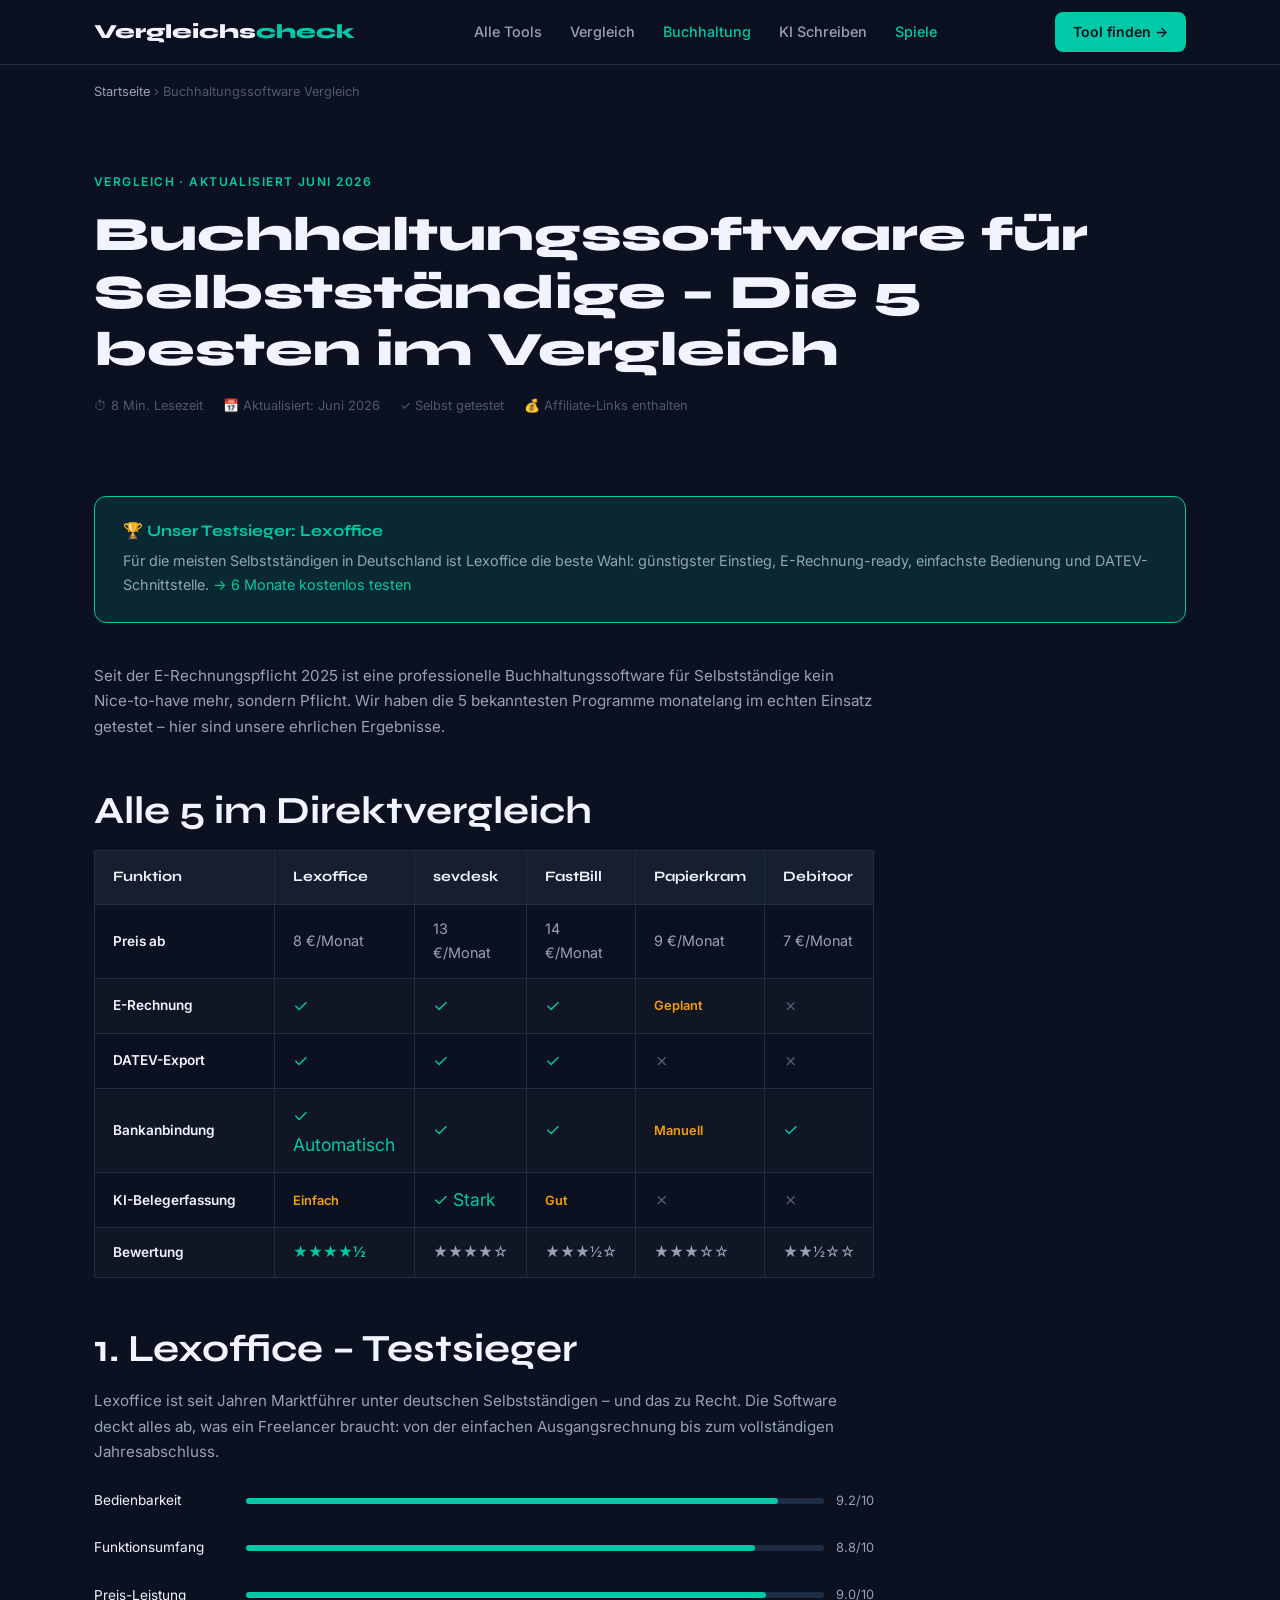
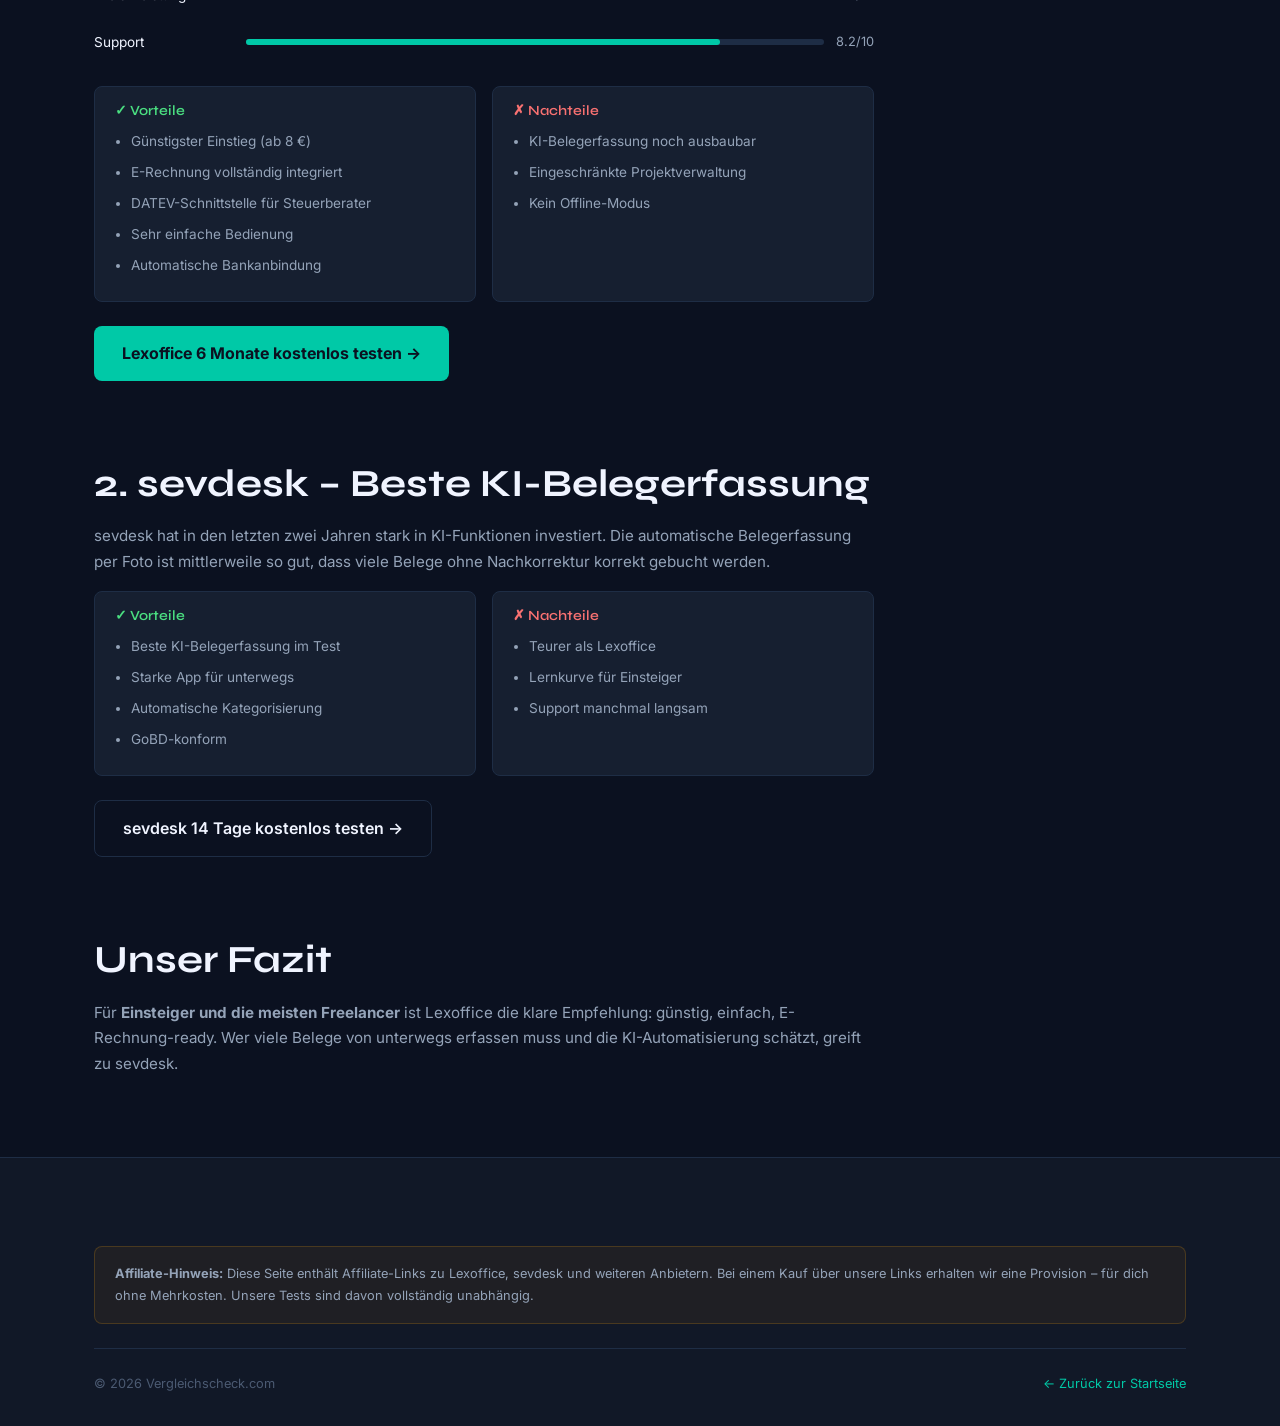
<file: affiliate-site/pages/buchhaltung.html>
<!DOCTYPE html>
<html lang="de">
<head>
  <meta charset="UTF-8">
  <meta name="viewport" content="width=device-width, initial-scale=1.0">
  <title>Buchhaltungssoftware Vergleich 2026 – Lexoffice vs sevdesk vs FastBill</title>
  <meta name="description" content="Die 5 besten Buchhaltungsprogramme für Selbstständige und Freelancer im Vergleich. E-Rechnung, DSGVO, Preise – alles auf einen Blick.">
  <link rel="canonical" href="https://vergleichscheck.com/buchhaltung/">
  <script type="application/ld+json">
  {
    "@context": "https://schema.org",
    "@type": "Article",
    "headline": "Buchhaltungssoftware Vergleich 2026",
    "description": "Die besten Buchhaltungsprogramme für Selbstständige im Test",
    "dateModified": "2026-06-10",
    "author": { "@type": "Organization", "name": "Vergleichscheck" }
  }
  </script>
  <link rel="stylesheet" href="../css/style.css">
  <style>
    .breadcrumb { font-size:.8rem; color:var(--text-3); padding:16px 0; }
    .breadcrumb a { color:var(--text-2); }
    .article-header { padding:48px 0 40px; }
    .article-header h1 { font-size:clamp(1.8rem,4vw,3rem); margin:12px 0 16px; }
    .article-meta { display:flex; gap:20px; font-size:.8rem; color:var(--text-3); flex-wrap:wrap; }
    .winner-box { background:var(--cyan-dim); border:1px solid var(--cyan); border-radius:var(--radius-md); padding:24px 28px; margin:40px 0; }
    .winner-box h3 { color:var(--cyan); margin-bottom:8px; font-size:1rem; }
    .winner-box p { font-size:.9rem; color:var(--text-2); margin:0; }
    .content-body { max-width:780px; }
    .content-body h2 { margin:48px 0 16px; }
    .content-body h3 { margin:32px 0 12px; color:var(--text-1); }
    .content-body p { margin-bottom:16px; font-size:.95rem; }
    .content-body ul { margin:0 0 16px 20px; color:var(--text-2); font-size:.95rem; }
    .content-body ul li { margin-bottom:8px; }
    .score-bar { display:flex; align-items:center; gap:12px; margin:8px 0; font-size:.875rem; }
    .score-bar-track { flex:1; height:6px; background:var(--border); border-radius:3px; }
    .score-bar-fill  { height:100%; border-radius:3px; background:var(--cyan); }
    .pros-cons { display:grid; grid-template-columns:1fr 1fr; gap:16px; margin:16px 0 24px; }
    .pros, .cons { background:var(--card-bg); border:1px solid var(--border); border-radius:var(--radius-sm); padding:16px 20px; }
    .pros h4 { color:#4ade80; margin-bottom:10px; font-size:.875rem; }
    .cons h4 { color:#f87171; margin-bottom:10px; font-size:.875rem; }
    .pros ul, .cons ul { margin:0 0 0 16px; font-size:.85rem; }
    @media(max-width:600px){ .pros-cons{grid-template-columns:1fr;} }
  </style>
</head>
<body>

<nav class="nav">
  <div class="container nav-inner">
    <a href="/" class="nav-logo">Vergleichs<span>check</span></a>
    <ul class="nav-links">
      <li><a href="/#tools">Alle Tools</a></li>
      <li><a href="/#vergleich">Vergleich</a></li>
      <li><a href="/buchhaltung.html" style="color:var(--cyan)">Buchhaltung</a></li>
      <li><a href="/ki-schreiben.html">KI Schreiben</a></li>
      <li><a href="/pages/spiele.html" style="color:var(--cyan)">Spiele</a></li>
    </ul>
    <a href="#vergleich" class="nav-cta">Tool finden →</a>
  </div>
</nav>

<main>
  <div class="container">
    <nav class="breadcrumb" aria-label="Breadcrumb">
      <a href="/">Startseite</a> › <span>Buchhaltungssoftware Vergleich</span>
    </nav>

    <div class="article-header">
      <span class="eyebrow">Vergleich · Aktualisiert Juni 2026</span>
      <h1>Buchhaltungssoftware für Selbstständige – Die 5 besten im Vergleich</h1>
      <div class="article-meta">
        <span>⏱ 8 Min. Lesezeit</span>
        <span>📅 Aktualisiert: Juni 2026</span>
        <span>✓ Selbst getestet</span>
        <span>💰 Affiliate-Links enthalten</span>
      </div>
    </div>

    <div class="winner-box">
      <h3>🏆 Unser Testsieger: Lexoffice</h3>
      <p>Für die meisten Selbstständigen in Deutschland ist Lexoffice die beste Wahl: günstigster Einstieg, E-Rechnung-ready, einfachste Bedienung und DATEV-Schnittstelle. <a href="https://lexoffice.de" rel="noopener sponsored" data-affiliate="lexoffice-buchh">→ 6 Monate kostenlos testen</a></p>
    </div>

    <div class="content-body">

      <p>Seit der E-Rechnungspflicht 2025 ist eine professionelle Buchhaltungssoftware für Selbstständige kein Nice-to-have mehr, sondern Pflicht. Wir haben die 5 bekanntesten Programme monatelang im echten Einsatz getestet – hier sind unsere ehrlichen Ergebnisse.</p>

      <h2 id="vergleich">Alle 5 im Direktvergleich</h2>

      <div class="comparison-wrap">
        <table class="comparison-table" role="table">
          <thead>
            <tr>
              <th>Funktion</th>
              <th class="col-highlight">Lexoffice</th>
              <th>sevdesk</th>
              <th>FastBill</th>
              <th>Papierkram</th>
              <th>Debitoor</th>
            </tr>
          </thead>
          <tbody>
            <tr><td class="feature-name">Preis ab</td><td class="col-highlight">8 €/Monat</td><td>13 €/Monat</td><td>14 €/Monat</td><td>9 €/Monat</td><td>7 €/Monat</td></tr>
            <tr><td class="feature-name">E-Rechnung</td><td class="col-highlight"><span class="check">✓</span></td><td><span class="check">✓</span></td><td><span class="check">✓</span></td><td><span class="partial">Geplant</span></td><td><span class="cross">✗</span></td></tr>
            <tr><td class="feature-name">DATEV-Export</td><td class="col-highlight"><span class="check">✓</span></td><td><span class="check">✓</span></td><td><span class="check">✓</span></td><td><span class="cross">✗</span></td><td><span class="cross">✗</span></td></tr>
            <tr><td class="feature-name">Bankanbindung</td><td class="col-highlight"><span class="check">✓ Automatisch</span></td><td><span class="check">✓</span></td><td><span class="check">✓</span></td><td><span class="partial">Manuell</span></td><td><span class="check">✓</span></td></tr>
            <tr><td class="feature-name">KI-Belegerfassung</td><td class="col-highlight"><span class="partial">Einfach</span></td><td><span class="check">✓ Stark</span></td><td><span class="partial">Gut</span></td><td><span class="cross">✗</span></td><td><span class="cross">✗</span></td></tr>
            <tr><td class="feature-name">Bewertung</td><td class="col-highlight" style="color:var(--cyan);font-weight:700;">★★★★½</td><td>★★★★☆</td><td>★★★½☆</td><td>★★★☆☆</td><td>★★½☆☆</td></tr>
          </tbody>
        </table>
      </div>

      <!-- Lexoffice Detail -->
      <h2 id="lexoffice">1. Lexoffice – Testsieger</h2>
      <p>Lexoffice ist seit Jahren Marktführer unter deutschen Selbstständigen – und das zu Recht. Die Software deckt alles ab, was ein Freelancer braucht: von der einfachen Ausgangsrechnung bis zum vollständigen Jahresabschluss.</p>

      <div style="display:flex;flex-direction:column;gap:8px;margin:16px 0 24px;">
        <div class="score-bar"><span style="width:140px;color:var(--text-1);font-size:.85rem;">Bedienbarkeit</span><div class="score-bar-track"><div class="score-bar-fill" style="width:92%"></div></div><span style="color:var(--text-2);font-size:.8rem;">9.2/10</span></div>
        <div class="score-bar"><span style="width:140px;color:var(--text-1);font-size:.85rem;">Funktionsumfang</span><div class="score-bar-track"><div class="score-bar-fill" style="width:88%"></div></div><span style="color:var(--text-2);font-size:.8rem;">8.8/10</span></div>
        <div class="score-bar"><span style="width:140px;color:var(--text-1);font-size:.85rem;">Preis-Leistung</span><div class="score-bar-track"><div class="score-bar-fill" style="width:90%"></div></div><span style="color:var(--text-2);font-size:.8rem;">9.0/10</span></div>
        <div class="score-bar"><span style="width:140px;color:var(--text-1);font-size:.85rem;">Support</span><div class="score-bar-track"><div class="score-bar-fill" style="width:82%"></div></div><span style="color:var(--text-2);font-size:.8rem;">8.2/10</span></div>
      </div>

      <div class="pros-cons">
        <div class="pros">
          <h4>✓ Vorteile</h4>
          <ul>
            <li>Günstigster Einstieg (ab 8 €)</li>
            <li>E-Rechnung vollständig integriert</li>
            <li>DATEV-Schnittstelle für Steuerberater</li>
            <li>Sehr einfache Bedienung</li>
            <li>Automatische Bankanbindung</li>
          </ul>
        </div>
        <div class="cons">
          <h4>✗ Nachteile</h4>
          <ul>
            <li>KI-Belegerfassung noch ausbaubar</li>
            <li>Eingeschränkte Projektverwaltung</li>
            <li>Kein Offline-Modus</li>
          </ul>
        </div>
      </div>

      <a href="https://lexoffice.de" target="_blank" rel="noopener sponsored"
         class="btn-primary" data-affiliate="lexoffice-detail" style="display:inline-block;margin-bottom:32px;">
        Lexoffice 6 Monate kostenlos testen →
      </a>

      <!-- sevdesk Detail -->
      <h2 id="sevdesk">2. sevdesk – Beste KI-Belegerfassung</h2>
      <p>sevdesk hat in den letzten zwei Jahren stark in KI-Funktionen investiert. Die automatische Belegerfassung per Foto ist mittlerweile so gut, dass viele Belege ohne Nachkorrektur korrekt gebucht werden.</p>

      <div class="pros-cons">
        <div class="pros">
          <h4>✓ Vorteile</h4>
          <ul>
            <li>Beste KI-Belegerfassung im Test</li>
            <li>Starke App für unterwegs</li>
            <li>Automatische Kategorisierung</li>
            <li>GoBD-konform</li>
          </ul>
        </div>
        <div class="cons">
          <h4>✗ Nachteile</h4>
          <ul>
            <li>Teurer als Lexoffice</li>
            <li>Lernkurve für Einsteiger</li>
            <li>Support manchmal langsam</li>
          </ul>
        </div>
      </div>

      <a href="https://sevdesk.de" target="_blank" rel="noopener sponsored"
         class="btn-secondary" data-affiliate="sevdesk-detail" style="display:inline-block;margin-bottom:32px;">
        sevdesk 14 Tage kostenlos testen →
      </a>

      <h2>Unser Fazit</h2>
      <p>Für <strong>Einsteiger und die meisten Freelancer</strong> ist Lexoffice die klare Empfehlung: günstig, einfach, E-Rechnung-ready. Wer viele Belege von unterwegs erfassen muss und die KI-Automatisierung schätzt, greift zu sevdesk.</p>

    </div>
  </div>
</main>

<footer class="footer" style="margin-top:80px;">
  <div class="container">
    <div class="disclaimer" id="disclaimer">
      <strong>Affiliate-Hinweis:</strong> Diese Seite enthält Affiliate-Links zu Lexoffice, sevdesk und weiteren Anbietern. Bei einem Kauf über unsere Links erhalten wir eine Provision – für dich ohne Mehrkosten. Unsere Tests sind davon vollständig unabhängig.
    </div>
    <div class="footer-bottom" style="margin-top:24px;">
      <span>© 2026 Vergleichscheck.com</span>
      <a href="/">← Zurück zur Startseite</a>
    </div>
  </div>
</footer>

<script src="../js/main.js"></script>
</body>
</html>
</file>
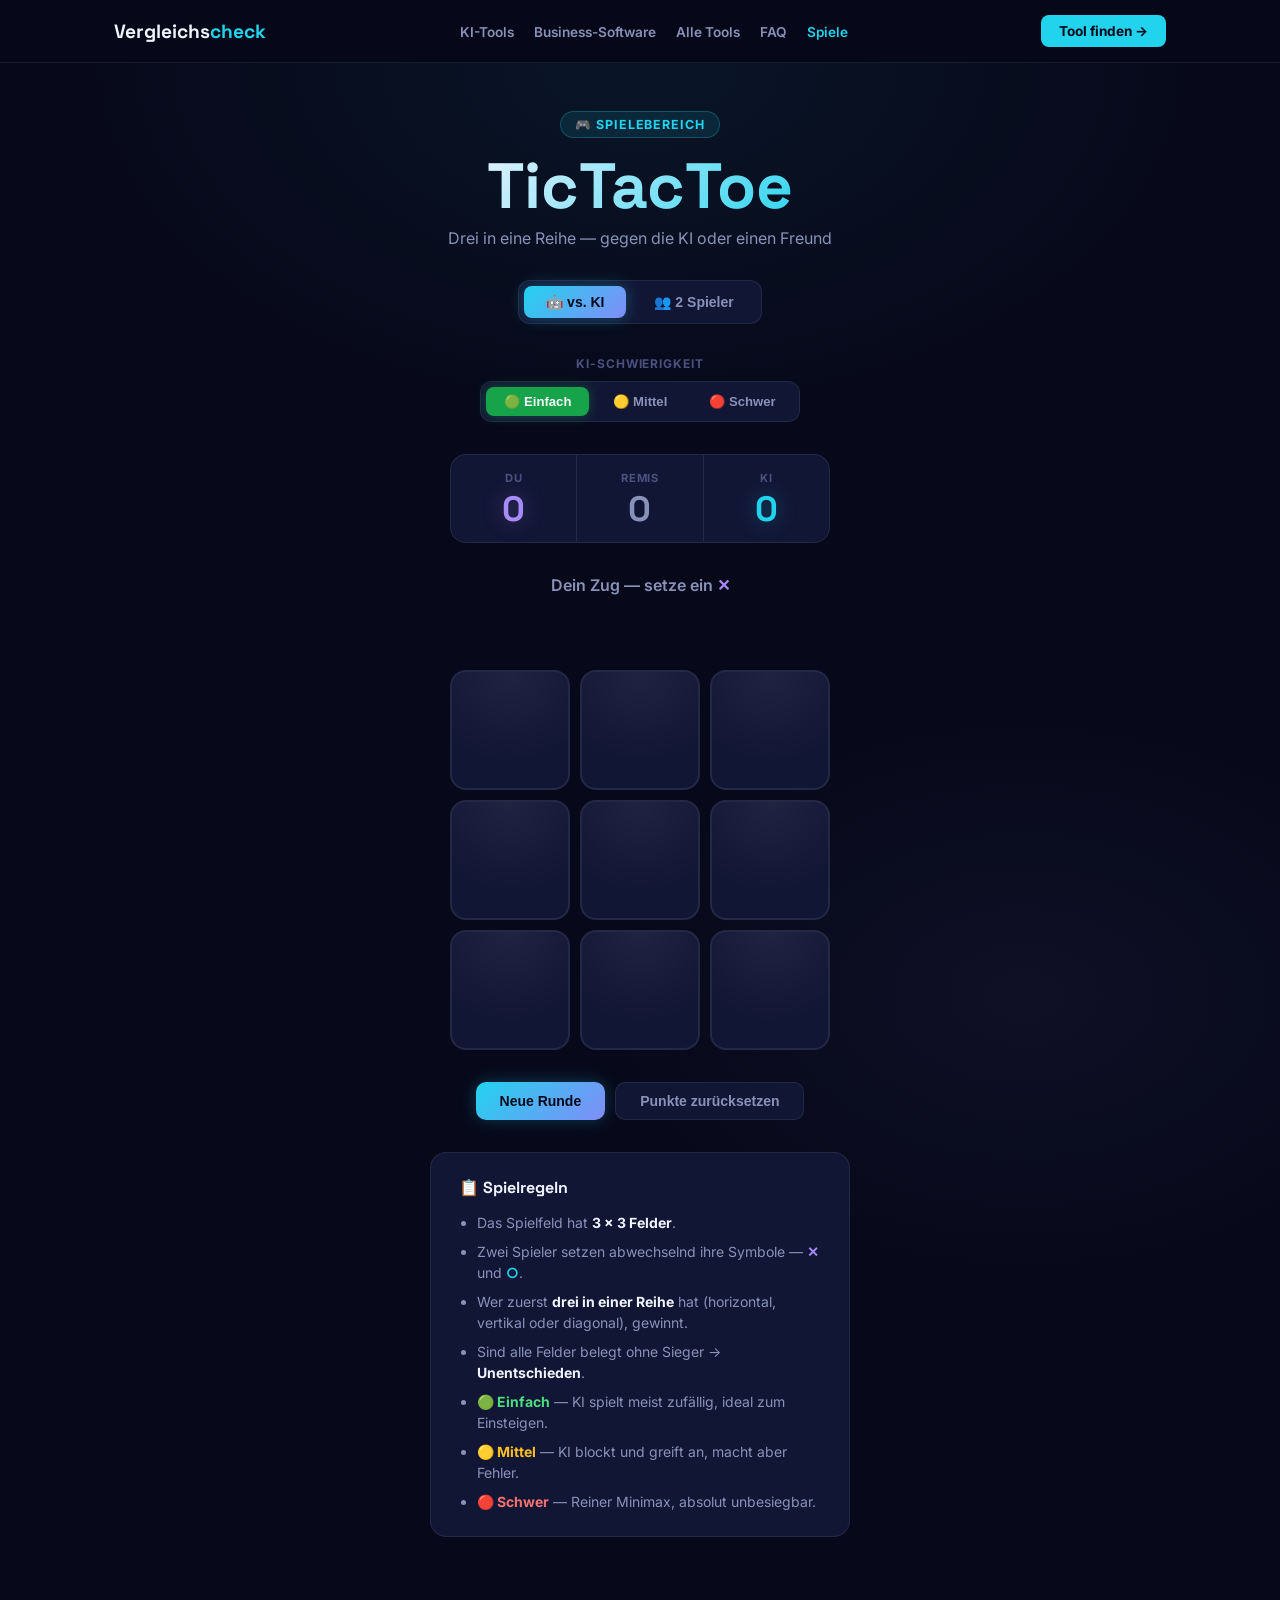
<file: affiliate-site/pages/spiele.html>
<!DOCTYPE html>
<html lang="de">
<head>
  <meta charset="UTF-8">
  <meta name="viewport" content="width=device-width, initial-scale=1.0">
  <title>TicTacToe – Spiele | Vergleichscheck</title>
  <meta name="description" content="Spiele TicTacToe gegen eine unbesiegbare KI oder gegen einen Freund.">
  <link rel="preconnect" href="https://fonts.googleapis.com">
  <link href="https://fonts.googleapis.com/css2?family=Inter:wght@400;600;700;900&family=Space+Grotesk:wght@700;800&display=swap" rel="stylesheet">
  <style>
    *, *::before, *::after { box-sizing: border-box; margin: 0; padding: 0; }

    :root {
      --bg:        #07091a;
      --bg2:       #0d1030;
      --surface:   #121635;
      --border:    rgba(255,255,255,.08);
      --border-hi: rgba(255,255,255,.15);
      --t1:        #f0f4ff;
      --t2:        #8892b8;
      --t3:        #4a5280;

      /* X — electric violet */
      --x:         #a78bfa;
      --x-glow:    rgba(167,139,250,.35);
      --x-dim:     rgba(167,139,250,.12);

      /* O — neon cyan */
      --o:         #22d3ee;
      --o-glow:    rgba(34,211,238,.35);
      --o-dim:     rgba(34,211,238,.12);

      /* Win flash */
      --win-x:     #c4b5fd;
      --win-o:     #67e8f9;

      --r:         16px;
      --r-sm:      10px;
    }

    html, body {
      min-height: 100vh;
      background: var(--bg);
      color: var(--t1);
      font-family: 'Inter', sans-serif;
    }

    /* ── NAV ── */
    .nav {
      position: sticky; top: 0; z-index: 100;
      background: rgba(7,9,26,.88);
      backdrop-filter: blur(18px);
      border-bottom: 1px solid var(--border);
    }
    .nav-inner {
      max-width: 1100px; margin: 0 auto;
      display: flex; align-items: center; justify-content: space-between;
      height: 62px; padding: 0 24px; gap: 24px;
    }
    .logo { font-family: 'Space Grotesk', sans-serif; font-size: 1.2rem; font-weight: 800; color: var(--t1); text-decoration: none; }
    .logo span { color: var(--o); }
    .nav-links { display: flex; gap: 20px; list-style: none; }
    .nav-links a { font-size: .85rem; font-weight: 600; color: var(--t2); text-decoration: none; transition: color .15s; }
    .nav-links a:hover, .nav-links a.active { color: var(--t1); }
    .nav-links a.active { color: var(--o); }
    .nav-cta { background: var(--o); color: #07091a; padding: 8px 18px; border-radius: 8px; font-weight: 700; font-size: .85rem; text-decoration: none; transition: opacity .15s; white-space: nowrap; }
    .nav-cta:hover { opacity: .85; }
    @media(max-width:700px){ .nav-links { display: none; } }

    /* ── PAGE LAYOUT ── */
    .page {
      min-height: calc(100vh - 62px);
      display: flex;
      flex-direction: column;
      align-items: center;
      padding: 48px 20px 80px;
      gap: 32px;
      /* subtle radial glow behind everything */
      background:
        radial-gradient(ellipse 800px 500px at 50% 0%, rgba(34,211,238,.06) 0%, transparent 70%),
        radial-gradient(ellipse 600px 400px at 80% 60%, rgba(167,139,250,.05) 0%, transparent 70%);
    }

    /* ── HEADER ── */
    .game-header { text-align: center; }
    .badge {
      display: inline-flex; align-items: center; gap: 8px;
      background: rgba(34,211,238,.1); border: 1px solid rgba(34,211,238,.25);
      border-radius: 100px; padding: 5px 14px; margin-bottom: 16px;
      font-size: .78rem; font-weight: 700; color: var(--o);
      letter-spacing: .07em; text-transform: uppercase;
    }
    .game-header h1 {
      font-family: 'Space Grotesk', sans-serif;
      font-size: clamp(2.4rem, 6vw, 4rem);
      font-weight: 800; line-height: 1;
      background: linear-gradient(135deg, var(--t1) 0%, var(--o) 100%);
      -webkit-background-clip: text; -webkit-text-fill-color: transparent;
      background-clip: text;
    }
    .game-header p { color: var(--t2); font-size: 1rem; margin-top: 10px; }

    /* ── MODE TOGGLE ── */
    .mode-toggle {
      display: flex; gap: 6px;
      background: var(--surface);
      border: 1px solid var(--border);
      border-radius: 12px; padding: 5px;
    }
    .mode-btn {
      padding: 8px 22px; border-radius: 8px;
      border: none; cursor: pointer;
      font-size: .875rem; font-weight: 700;
      background: transparent; color: var(--t2);
      transition: all .2s;
    }
    .mode-btn.active {
      background: linear-gradient(135deg, var(--o), #818cf8);
      color: #07091a;
      box-shadow: 0 0 16px rgba(34,211,238,.3);
    }

    /* ── SCOREBOARD ── */
    .scoreboard {
      display: flex; align-items: stretch; gap: 0;
      background: var(--surface);
      border: 1px solid var(--border);
      border-radius: var(--r);
      overflow: hidden;
      width: min(380px, 100%);
    }
    .score-item {
      flex: 1; padding: 16px 12px;
      text-align: center;
      display: flex; flex-direction: column; gap: 6px;
      align-items: center; justify-content: center;
    }
    .score-item + .score-item { border-left: 1px solid var(--border); }
    .score-label {
      font-size: .7rem; font-weight: 700;
      text-transform: uppercase; letter-spacing: .08em;
      color: var(--t3);
    }
    .score-val {
      font-family: 'Space Grotesk', sans-serif;
      font-size: 2.2rem; font-weight: 800; line-height: 1;
    }
    .score-x-val  { color: var(--x); text-shadow: 0 0 20px var(--x-glow); }
    .score-d-val  { color: var(--t2); }
    .score-o-val  { color: var(--o); text-shadow: 0 0 20px var(--o-glow); }

    /* ── STATUS ── */
    .status-wrap { min-height: 28px; }
    .status {
      font-size: 1rem; font-weight: 600;
      color: var(--t2); text-align: center;
      transition: all .2s;
    }
    .status .hl-x { color: var(--x); }
    .status .hl-o { color: var(--o); }

    /* ── THINKING BAR ── */
    .think-bar {
      width: min(380px, 100%); height: 3px;
      border-radius: 2px;
      background: var(--border);
      overflow: hidden;
      opacity: 0; transition: opacity .2s;
    }
    .think-bar.active { opacity: 1; }
    .think-fill {
      height: 100%; width: 35%;
      background: linear-gradient(90deg, transparent, var(--o), transparent);
      animation: think 1.1s linear infinite;
    }
    @keyframes think {
      from { transform: translateX(-250%); }
      to   { transform: translateX(450%); }
    }

    /* ── BOARD ── */
    .board-wrap { position: relative; }

    .board {
      display: grid;
      grid-template-columns: repeat(3, 1fr);
      gap: 10px;
      width: min(380px, 90vw);
    }

    .cell {
      aspect-ratio: 1;
      border-radius: var(--r);
      border: 2px solid var(--border);
      background: var(--surface);
      cursor: pointer;
      display: flex; align-items: center; justify-content: center;
      transition: border-color .18s, background .18s, transform .12s, box-shadow .18s;
      user-select: none;
      position: relative; overflow: hidden;
    }
    /* subtle inner shimmer */
    .cell::before {
      content: ''; position: absolute; inset: 0;
      background: radial-gradient(circle at 50% 0%, rgba(255,255,255,.06), transparent 70%);
      pointer-events: none;
    }
    .cell:hover:not(.taken) {
      border-color: var(--border-hi);
      background: #1a1f42;
      transform: scale(1.03);
      box-shadow: 0 8px 24px rgba(0,0,0,.4);
    }
    .cell.taken { cursor: default; }

    /* X cell */
    .cell.x-cell {
      border-color: rgba(167,139,250,.4);
      background: var(--x-dim);
      box-shadow: inset 0 0 20px rgba(167,139,250,.08), 0 0 0 0 var(--x-glow);
    }
    /* O cell */
    .cell.o-cell {
      border-color: rgba(34,211,238,.4);
      background: var(--o-dim);
      box-shadow: inset 0 0 20px rgba(34,211,238,.08), 0 0 0 0 var(--o-glow);
    }

    /* Winning cells */
    .cell.win {
      animation: cell-win .5s cubic-bezier(.34,1.56,.64,1) forwards;
    }
    .cell.x-cell.win {
      border-color: var(--win-x);
      background: rgba(196,181,253,.18);
      box-shadow: 0 0 30px var(--x-glow), inset 0 0 20px rgba(196,181,253,.15);
    }
    .cell.o-cell.win {
      border-color: var(--win-o);
      background: rgba(103,232,249,.18);
      box-shadow: 0 0 30px var(--o-glow), inset 0 0 20px rgba(103,232,249,.15);
    }
    @keyframes cell-win {
      0%   { transform: scale(1); }
      40%  { transform: scale(1.1) rotate(3deg); }
      70%  { transform: scale(0.96) rotate(-1deg); }
      100% { transform: scale(1) rotate(0); }
    }

    /* Symbols */
    .sym {
      display: block;
      font-family: 'Space Grotesk', sans-serif;
      font-weight: 800;
      font-size: clamp(2.4rem, 9vw, 4rem);
      line-height: 1;
      animation: sym-in .22s cubic-bezier(.34,1.56,.64,1) forwards;
    }
    .sym-x { color: var(--x); text-shadow: 0 0 24px var(--x-glow); }
    .sym-o { color: var(--o); text-shadow: 0 0 24px var(--o-glow); }
    @keyframes sym-in {
      from { transform: scale(0) rotate(-20deg); opacity: 0; }
      to   { transform: scale(1) rotate(0); opacity: 1; }
    }

    /* ── RESULT OVERLAY ── */
    .overlay {
      display: none;
      position: absolute; inset: -6px;
      border-radius: calc(var(--r) + 6px);
      background: rgba(7,9,26,.82);
      backdrop-filter: blur(6px);
      flex-direction: column; align-items: center; justify-content: center;
      gap: 10px; z-index: 20;
      animation: overlay-in .3s ease forwards;
    }
    .overlay.show { display: flex; }
    @keyframes overlay-in {
      from { opacity: 0; transform: scale(.96); }
      to   { opacity: 1; transform: scale(1); }
    }
    .overlay-emoji { font-size: 4rem; line-height: 1; filter: drop-shadow(0 0 20px rgba(255,255,255,.3)); }
    .overlay-title {
      font-family: 'Space Grotesk', sans-serif;
      font-size: 1.6rem; font-weight: 800;
      color: var(--t1);
      text-shadow: 0 0 30px rgba(255,255,255,.2);
    }
    .overlay-sub { font-size: .85rem; color: var(--t2); }
    .btn-again {
      margin-top: 6px;
      padding: 10px 28px; border-radius: 10px; border: none;
      background: linear-gradient(135deg, var(--o), #818cf8);
      color: #07091a; font-weight: 800; font-size: .95rem;
      cursor: pointer; transition: opacity .15s, transform .1s;
      box-shadow: 0 0 20px rgba(34,211,238,.3);
    }
    .btn-again:hover { opacity: .9; }
    .btn-again:active { transform: scale(.97); }

    /* ── BUTTONS ── */
    .btn-row { display: flex; gap: 10px; flex-wrap: wrap; justify-content: center; }
    .btn {
      padding: 10px 24px; border-radius: 10px; border: none;
      font-size: .875rem; font-weight: 700; cursor: pointer;
      transition: opacity .15s, transform .1s;
    }
    .btn:active { transform: scale(.97); }
    .btn-primary {
      background: linear-gradient(135deg, var(--o), #818cf8);
      color: #07091a;
      box-shadow: 0 0 16px rgba(34,211,238,.25);
    }
    .btn-ghost {
      background: var(--surface); color: var(--t2);
      border: 1px solid var(--border);
    }
    .btn:hover { opacity: .85; }

    /* ── DIFFICULTY ── */
    .diff-wrap {
      display: none;
      flex-direction: column; align-items: center; gap: 10px;
    }
    .diff-wrap.visible { display: flex; }
    .diff-label {
      font-size: .75rem; font-weight: 700; color: var(--t3);
      text-transform: uppercase; letter-spacing: .08em;
    }
    .diff-toggle {
      display: flex; gap: 6px;
      background: var(--surface);
      border: 1px solid var(--border);
      border-radius: 12px; padding: 5px;
    }
    .diff-btn {
      padding: 7px 18px; border-radius: 8px;
      border: none; cursor: pointer;
      font-size: .82rem; font-weight: 700;
      background: transparent; color: var(--t2);
      transition: all .2s; white-space: nowrap;
    }
    .diff-btn.easy.active   { background: #16a34a; color: #fff; box-shadow: 0 0 12px rgba(22,163,74,.4); }
    .diff-btn.medium.active { background: #d97706; color: #fff; box-shadow: 0 0 12px rgba(217,119,6,.4); }
    .diff-btn.hard.active   { background: #dc2626; color: #fff; box-shadow: 0 0 12px rgba(220,38,38,.4); }

    /* ── RULES ── */
    .rules {
      width: min(420px, 100%);
      background: var(--surface);
      border: 1px solid var(--border);
      border-radius: var(--r);
      padding: 24px 28px;
    }
    .rules h3 {
      font-family: 'Space Grotesk', sans-serif;
      font-size: 1rem; font-weight: 700;
      color: var(--t1); margin-bottom: 14px;
      display: flex; align-items: center; gap: 8px;
    }
    .rules ul { padding-left: 18px; display: flex; flex-direction: column; gap: 8px; }
    .rules li { font-size: .875rem; color: var(--t2); line-height: 1.5; }
    .rules li strong { color: var(--t1); }
  </style>
</head>
<body>

<!-- NAV -->
<nav class="nav">
  <div class="nav-inner">
    <a href="/" class="logo">Vergleichs<span>check</span></a>
    <ul class="nav-links">
      <li><a href="/#ki">KI-Tools</a></li>
      <li><a href="/#business">Business-Software</a></li>
      <li><a href="/#alle-tools">Alle Tools</a></li>
      <li><a href="/#faq">FAQ</a></li>
      <li><a href="/affiliate-site/pages/spiele.html" class="active">Spiele</a></li>
    </ul>
    <a href="/#wegweiser" class="nav-cta">Tool finden →</a>
  </div>
</nav>

<div class="page">

  <!-- Header -->
  <div class="game-header">
    <div class="badge">🎮 Spielebereich</div>
    <h1>TicTacToe</h1>
    <p>Drei in eine Reihe — gegen die KI oder einen Freund</p>
  </div>

  <!-- Mode -->
  <div class="mode-toggle">
    <button class="mode-btn active" id="btn-ai"    onclick="setMode('ai')">🤖 vs. KI</button>
    <button class="mode-btn"        id="btn-human" onclick="setMode('human')">👥 2 Spieler</button>
  </div>

  <!-- Difficulty (only visible in AI mode) -->
  <div class="diff-wrap visible" id="diff-wrap">
    <div class="diff-label">KI-Schwierigkeit</div>
    <div class="diff-toggle">
      <button class="diff-btn easy   active" id="d-easy"   onclick="setDiff('easy')">🟢 Einfach</button>
      <button class="diff-btn medium"        id="d-medium" onclick="setDiff('medium')">🟡 Mittel</button>
      <button class="diff-btn hard"          id="d-hard"   onclick="setDiff('hard')">🔴 Schwer</button>
    </div>
  </div>

  <!-- Score -->
  <div class="scoreboard">
    <div class="score-item">
      <div class="score-label" id="lbl-x">Du</div>
      <div class="score-val score-x-val" id="sc-x">0</div>
    </div>
    <div class="score-item">
      <div class="score-label">Remis</div>
      <div class="score-val score-d-val" id="sc-d">0</div>
    </div>
    <div class="score-item">
      <div class="score-label" id="lbl-o">KI</div>
      <div class="score-val score-o-val" id="sc-o">0</div>
    </div>
  </div>

  <!-- Status -->
  <div class="status-wrap">
    <div class="status" id="status"></div>
  </div>

  <!-- Think bar -->
  <div class="think-bar" id="think">
    <div class="think-fill"></div>
  </div>

  <!-- Board -->
  <div class="board-wrap">
    <div class="board" id="board">
      <div class="cell" data-i="0" onclick="tap(0)"></div>
      <div class="cell" data-i="1" onclick="tap(1)"></div>
      <div class="cell" data-i="2" onclick="tap(2)"></div>
      <div class="cell" data-i="3" onclick="tap(3)"></div>
      <div class="cell" data-i="4" onclick="tap(4)"></div>
      <div class="cell" data-i="5" onclick="tap(5)"></div>
      <div class="cell" data-i="6" onclick="tap(6)"></div>
      <div class="cell" data-i="7" onclick="tap(7)"></div>
      <div class="cell" data-i="8" onclick="tap(8)"></div>
    </div>
    <div class="overlay" id="overlay">
      <div class="overlay-emoji" id="ov-emoji"></div>
      <div class="overlay-title" id="ov-title"></div>
      <div class="overlay-sub"   id="ov-sub"></div>
      <button class="btn-again" onclick="newRound()">Nochmal spielen ↩</button>
    </div>
  </div>

  <!-- Buttons -->
  <div class="btn-row">
    <button class="btn btn-primary" onclick="newRound()">Neue Runde</button>
    <button class="btn btn-ghost"   onclick="resetAll()">Punkte zurücksetzen</button>
  </div>

  <!-- Rules -->
  <div class="rules">
    <h3>📋 Spielregeln</h3>
    <ul>
      <li>Das Spielfeld hat <strong>3 × 3 Felder</strong>.</li>
      <li>Zwei Spieler setzen abwechselnd ihre Symbole — <strong style="color:var(--x)">✕</strong> und <strong style="color:var(--o)">○</strong>.</li>
      <li>Wer zuerst <strong>drei in einer Reihe</strong> hat (horizontal, vertikal oder diagonal), gewinnt.</li>
      <li>Sind alle Felder belegt ohne Sieger → <strong>Unentschieden</strong>.</li>
      <li><strong style="color:#4ade80">🟢 Einfach</strong> — KI spielt meist zufällig, ideal zum Einsteigen.</li>
      <li><strong style="color:#fbbf24">🟡 Mittel</strong> — KI blockt und greift an, macht aber Fehler.</li>
      <li><strong style="color:#f87171">🔴 Schwer</strong> — Reiner Minimax, absolut unbesiegbar.</li>
    </ul>
  </div>

</div>

<script>
const WINS = [[0,1,2],[3,4,5],[6,7,8],[0,3,6],[1,4,7],[2,5,8],[0,4,8],[2,4,6]];

let state  = Array(9).fill(null);
let cur    = 'X';
let over   = false;
let mode   = 'ai';
let diff   = 'easy';   // 'easy' | 'medium' | 'hard'
let score  = {X:0,O:0,D:0};

function setMode(m) {
  mode = m;
  document.getElementById('btn-ai').classList.toggle('active', m==='ai');
  document.getElementById('btn-human').classList.toggle('active', m==='human');
  document.getElementById('lbl-o').textContent = m==='ai' ? 'KI' : 'Spieler 2';
  document.getElementById('lbl-x').textContent = m==='ai' ? 'Du' : 'Spieler 1';
  document.getElementById('diff-wrap').classList.toggle('visible', m==='ai');
  resetAll();
}

function setDiff(d) {
  diff = d;
  ['easy','medium','hard'].forEach(x => {
    document.getElementById('d-'+x).classList.toggle('active', x===d);
  });
  newRound();
}

function tap(i) {
  if (over || state[i]) return;
  if (mode==='ai' && cur==='O') return;
  place(i, cur);
  if (!over && mode==='ai') aiTurn();
}

function aiTurn() {
  document.getElementById('think').classList.add('active');
  const delay = diff==='easy' ? 300 : diff==='medium' ? 420 : 600;
  setTimeout(() => {
    document.getElementById('think').classList.remove('active');
    const m = aiMove(state);
    if (m !== -1) place(m, 'O');
  }, delay);
}

function aiMove(b) {
  const empty = b.map((v,i)=>v?-1:i).filter(i=>i>=0);
  if (diff === 'easy') {
    // 80% random, 20% optimal — makes mistakes often
    if (Math.random() < 0.80) return empty[Math.floor(Math.random()*empty.length)];
    return best(b);
  }
  if (diff === 'medium') {
    // Always block immediate wins, sometimes plays optimal, sometimes random
    const block = findWinMove(b, 'X');
    const win   = findWinMove(b, 'O');
    if (win  !== -1) return win;   // always take the win
    if (block !== -1 && Math.random() < 0.70) return block; // 70% chance to block
    if (Math.random() < 0.50) return best(b); // 50% chance optimal otherwise
    return empty[Math.floor(Math.random()*empty.length)];
  }
  // hard — pure minimax, unbeatable
  return best(b);
}

// find a move that immediately wins for player p, or -1
function findWinMove(b, p) {
  for (const [a,c,d] of WINS) {
    const line = [b[a], b[c], b[d]];
    const empties = [a,c,d].filter(i => !b[i]);
    if (line.filter(v=>v===p).length===2 && empties.length===1) return empties[0];
  }
  return -1;
}

function place(i, p) {
  state[i] = p;
  const cell = document.querySelector(`.cell[data-i="${i}"]`);
  cell.classList.add('taken', p==='X' ? 'x-cell' : 'o-cell');
  cell.innerHTML = `<span class="sym ${p==='X'?'sym-x':'sym-o'}">${p==='X'?'✕':'○'}</span>`;
  cur = p==='X' ? 'O' : 'X';

  const w = winner(state);
  if (w) { endGame(w); }
  else if (state.every(Boolean)) { endGame(null); }
  else { setStatus(); }
}

function setStatus() {
  const el = document.getElementById('status');
  if (mode==='ai') {
    el.innerHTML = cur==='X'
      ? 'Dein Zug — setze ein <span class="hl-x">✕</span>'
      : '<span class="hl-o">KI</span> denkt nach…';
  } else {
    el.innerHTML = cur==='X'
      ? 'Spieler 1 ist dran — <span class="hl-x">✕</span>'
      : 'Spieler 2 ist dran — <span class="hl-o">○</span>';
  }
}

function endGame(w) {
  over = true;
  document.getElementById('status').textContent = '';

  if (w) {
    WINS.forEach(([a,b,c]) => {
      if (state[a]===w && state[b]===w && state[c]===w)
        [a,b,c].forEach(i => document.querySelector(`.cell[data-i="${i}"]`).classList.add('win'));
    });
    score[w]++;
    updateScore();

    const you = mode==='ai' && w==='X';
    const ai  = mode==='ai' && w==='O';
    document.getElementById('ov-emoji').textContent  = ai ? '🤖' : you ? '🏆' : w==='X' ? '🎉' : '🎊';
    document.getElementById('ov-title').textContent  = ai ? 'KI gewinnt!' : you ? 'Du gewinnst!' : `Spieler ${w==='X'?'1':'2'} gewinnt!`;
    const aiSubs = {easy:'Sogar auf Einfach verloren 😅', medium:'Versuch es auf Schwer!', hard:'Minimax ist unbesiegbar.'};
    document.getElementById('ov-sub').textContent    = ai ? aiSubs[diff] : 'Glückwunsch!';
  } else {
    score.D++;
    updateScore();
    document.getElementById('ov-emoji').textContent = '🤝';
    document.getElementById('ov-title').textContent = 'Unentschieden!';
    document.getElementById('ov-sub').textContent   = 'Beide spielen perfekt.';
  }

  setTimeout(() => document.getElementById('overlay').classList.add('show'), 380);
}

function updateScore() {
  document.getElementById('sc-x').textContent = score.X;
  document.getElementById('sc-o').textContent = score.O;
  document.getElementById('sc-d').textContent = score.D;
}

function newRound() {
  state = Array(9).fill(null);
  cur   = 'X';
  over  = false;
  document.querySelectorAll('.cell').forEach(c => { c.className='cell'; c.innerHTML=''; });
  document.getElementById('overlay').classList.remove('show');
  document.getElementById('think').classList.remove('active');
  setStatus();
}

function resetAll() {
  score = {X:0,O:0,D:0};
  updateScore();
  newRound();
}

/* Minimax + Alpha-Beta */
function winner(b) {
  for (const [a,c,d] of WINS) if (b[a] && b[a]===b[c] && b[a]===b[d]) return b[a];
  return null;
}

function minimax(b, isMax, depth, alpha, beta) {
  const w = winner(b);
  if (w==='O') return 10-depth;
  if (w==='X') return depth-10;
  if (b.every(Boolean)) return 0;
  if (isMax) {
    let v = -Infinity;
    for (let i=0;i<9;i++) if (!b[i]) { b[i]='O'; v=Math.max(v,minimax(b,false,depth+1,alpha,beta)); b[i]=null; alpha=Math.max(alpha,v); if(beta<=alpha)break; }
    return v;
  } else {
    let v = Infinity;
    for (let i=0;i<9;i++) if (!b[i]) { b[i]='X'; v=Math.min(v,minimax(b,true,depth+1,alpha,beta)); b[i]=null; beta=Math.min(beta,v); if(beta<=alpha)break; }
    return v;
  }
}

function best(b) {
  let top=-Infinity, move=-1;
  for (let i=0;i<9;i++) if (!b[i]) { b[i]='O'; const s=minimax(b,false,0,-Infinity,Infinity); b[i]=null; if(s>top){top=s;move=i;} }
  return move;
}

setStatus();
</script>
</body>
</html>
</file>
<file: affiliate-site/css/style.css>
/* ============================================================
   KI-Tools Vergleich — Design System
   Palette: Tiefes Mitternachtsblau + Elektrisches Cyan + Warmweiß
   ============================================================ */

@import url('https://fonts.googleapis.com/css2?family=Inter:wght@400;500;600;700&family=Syne:wght@700;800&display=swap');

:root {
  --midnight:  #0B1120;
  --navy:      #111827;
  --card-bg:   #161F30;
  --border:    #1E2D45;
  --cyan:      #00C9A7;
  --cyan-dim:  #00C9A720;
  --cyan-glow: #00C9A740;
  --amber:     #F59E0B;
  --text-1:    #F0F4FF;
  --text-2:    #94A3B8;
  --text-3:    #4B5A72;
  --white:     #FFFFFF;

  --font-display: 'Syne', sans-serif;
  --font-body:    'Inter', sans-serif;

  --radius-sm: 8px;
  --radius-md: 12px;
  --radius-lg: 20px;

  --shadow-card: 0 1px 3px rgba(0,0,0,.4), 0 0 0 1px var(--border);
  --shadow-glow: 0 0 32px var(--cyan-glow);
}

*, *::before, *::after { box-sizing: border-box; margin: 0; padding: 0; }

html { scroll-behavior: smooth; font-size: 16px; }

body {
  font-family: var(--font-body);
  background: var(--midnight);
  color: var(--text-1);
  line-height: 1.7;
  -webkit-font-smoothing: antialiased;
}

a { color: var(--cyan); text-decoration: none; }
a:hover { text-decoration: underline; }

img { max-width: 100%; display: block; }

.container {
  max-width: 1140px;
  margin: 0 auto;
  padding: 0 24px;
}

/* ── Typography ── */
h1, h2, h3, h4 { font-family: var(--font-display); line-height: 1.2; }
h1 { font-size: clamp(2.2rem, 5vw, 3.8rem); font-weight: 800; }
h2 { font-size: clamp(1.6rem, 3vw, 2.4rem); font-weight: 700; }
h3 { font-size: 1.25rem; font-weight: 700; }
h4 { font-size: 1rem; font-weight: 600; }
p  { color: var(--text-2); }

.eyebrow {
  font-size: .75rem;
  font-weight: 600;
  letter-spacing: .12em;
  text-transform: uppercase;
  color: var(--cyan);
}

/* ── Navigation ── */
.nav {
  position: sticky;
  top: 0;
  z-index: 100;
  background: rgba(11,17,32,.92);
  backdrop-filter: blur(16px);
  border-bottom: 1px solid var(--border);
}

.nav-inner {
  display: flex;
  align-items: center;
  justify-content: space-between;
  height: 64px;
  gap: 32px;
}

.nav-logo {
  font-family: var(--font-display);
  font-size: 1.25rem;
  font-weight: 800;
  color: var(--text-1);
  white-space: nowrap;
}

.nav-logo span { color: var(--cyan); }

.nav-links {
  display: flex;
  gap: 28px;
  list-style: none;
}

.nav-links a {
  font-size: .9rem;
  font-weight: 500;
  color: var(--text-2);
  transition: color .2s;
}

.nav-links a:hover { color: var(--text-1); text-decoration: none; }

.nav-cta {
  background: var(--cyan);
  color: var(--midnight) !important;
  padding: 8px 18px;
  border-radius: var(--radius-sm);
  font-weight: 600;
  font-size: .875rem;
  white-space: nowrap;
  transition: opacity .2s;
}

.nav-cta:hover { opacity: .88; text-decoration: none; }

/* ── Hero ── */
.hero {
  padding: 96px 0 80px;
  text-align: center;
  position: relative;
  overflow: hidden;
}

.hero::before {
  content: '';
  position: absolute;
  top: -120px; left: 50%;
  transform: translateX(-50%);
  width: 700px; height: 700px;
  background: radial-gradient(circle, var(--cyan-glow) 0%, transparent 70%);
  pointer-events: none;
}

.hero-badge {
  display: inline-flex;
  align-items: center;
  gap: 8px;
  background: var(--cyan-dim);
  border: 1px solid var(--cyan);
  border-radius: 100px;
  padding: 6px 16px;
  font-size: .8rem;
  font-weight: 600;
  color: var(--cyan);
  margin-bottom: 28px;
}

.hero h1 {
  max-width: 800px;
  margin: 0 auto 20px;
}

.hero h1 em {
  font-style: normal;
  color: var(--cyan);
}

.hero-sub {
  font-size: 1.125rem;
  max-width: 560px;
  margin: 0 auto 40px;
  color: var(--text-2);
}

.hero-actions {
  display: flex;
  gap: 16px;
  justify-content: center;
  flex-wrap: wrap;
}

.btn-primary {
  background: var(--cyan);
  color: var(--midnight);
  padding: 14px 28px;
  border-radius: var(--radius-sm);
  font-weight: 700;
  font-size: 1rem;
  transition: transform .15s, box-shadow .15s;
  display: inline-block;
}

.btn-primary:hover {
  transform: translateY(-2px);
  box-shadow: var(--shadow-glow);
  text-decoration: none;
  color: var(--midnight);
}

.btn-secondary {
  background: transparent;
  color: var(--text-1);
  padding: 14px 28px;
  border-radius: var(--radius-sm);
  font-weight: 600;
  font-size: 1rem;
  border: 1px solid var(--border);
  transition: border-color .2s;
  display: inline-block;
}

.btn-secondary:hover { border-color: var(--text-2); text-decoration: none; color: var(--text-1); }

.hero-stats {
  display: flex;
  justify-content: center;
  gap: 48px;
  margin-top: 64px;
  flex-wrap: wrap;
}

.hero-stat-num {
  font-family: var(--font-display);
  font-size: 2rem;
  font-weight: 800;
  color: var(--text-1);
}

.hero-stat-label {
  font-size: .8rem;
  color: var(--text-2);
  margin-top: 4px;
}

/* ── Section Spacing ── */
.section { padding: 80px 0; }
.section-header { text-align: center; margin-bottom: 56px; }
.section-header p { margin-top: 12px; font-size: 1.05rem; }

/* ── Filter Bar ── */
.filter-bar {
  display: flex;
  gap: 10px;
  flex-wrap: wrap;
  margin-bottom: 40px;
  justify-content: center;
}

.filter-btn {
  background: var(--card-bg);
  border: 1px solid var(--border);
  color: var(--text-2);
  padding: 8px 18px;
  border-radius: 100px;
  font-size: .875rem;
  font-weight: 500;
  cursor: pointer;
  transition: all .2s;
}

.filter-btn:hover, .filter-btn.active {
  background: var(--cyan-dim);
  border-color: var(--cyan);
  color: var(--cyan);
}

/* ── Tool Cards Grid ── */
.tools-grid {
  display: grid;
  grid-template-columns: repeat(auto-fill, minmax(320px, 1fr));
  gap: 24px;
}

.tool-card {
  background: var(--card-bg);
  border: 1px solid var(--border);
  border-radius: var(--radius-lg);
  padding: 28px;
  transition: transform .2s, border-color .2s, box-shadow .2s;
  display: flex;
  flex-direction: column;
  gap: 16px;
  position: relative;
  overflow: hidden;
}

.tool-card:hover {
  transform: translateY(-4px);
  border-color: var(--cyan);
  box-shadow: 0 8px 32px rgba(0,201,167,.12);
}

.tool-card.featured {
  border-color: var(--cyan);
}

.tool-card.featured::before {
  content: '★ Empfehlung';
  position: absolute;
  top: 16px; right: -28px;
  background: var(--cyan);
  color: var(--midnight);
  font-size: .7rem;
  font-weight: 700;
  padding: 4px 36px;
  transform: rotate(45deg);
  letter-spacing: .05em;
}

.tool-header {
  display: flex;
  align-items: center;
  gap: 14px;
}

.tool-icon {
  width: 48px; height: 48px;
  border-radius: var(--radius-sm);
  background: var(--cyan-dim);
  display: flex;
  align-items: center;
  justify-content: center;
  font-size: 1.5rem;
  flex-shrink: 0;
}

.tool-name { font-family: var(--font-display); font-size: 1.1rem; font-weight: 700; color: var(--text-1); }
.tool-category { font-size: .75rem; color: var(--cyan); font-weight: 600; }

.tool-desc { font-size: .9rem; color: var(--text-2); flex: 1; }

.tool-meta {
  display: flex;
  gap: 16px;
  font-size: .8rem;
}

.tool-price { color: var(--text-1); font-weight: 600; }
.tool-price span { color: var(--text-2); font-weight: 400; }

.stars { color: var(--amber); letter-spacing: 1px; }

.tool-tags {
  display: flex;
  gap: 8px;
  flex-wrap: wrap;
}

.tag {
  background: rgba(255,255,255,.05);
  border: 1px solid var(--border);
  border-radius: 4px;
  padding: 3px 10px;
  font-size: .72rem;
  color: var(--text-2);
}

.tool-cta {
  display: flex;
  gap: 10px;
  margin-top: auto;
}

.btn-card-primary {
  flex: 1;
  background: var(--cyan);
  color: var(--midnight);
  text-align: center;
  padding: 10px;
  border-radius: var(--radius-sm);
  font-weight: 700;
  font-size: .875rem;
  transition: opacity .2s;
}

.btn-card-primary:hover { opacity: .85; text-decoration: none; color: var(--midnight); }

.btn-card-secondary {
  background: transparent;
  border: 1px solid var(--border);
  color: var(--text-2);
  text-align: center;
  padding: 10px 16px;
  border-radius: var(--radius-sm);
  font-size: .875rem;
  transition: border-color .2s, color .2s;
}

.btn-card-secondary:hover { border-color: var(--text-2); color: var(--text-1); text-decoration: none; }

/* ── Comparison Table ── */
.comparison-wrap { overflow-x: auto; }

.comparison-table {
  width: 100%;
  border-collapse: collapse;
  font-size: .9rem;
  min-width: 700px;
}

.comparison-table th {
  background: var(--card-bg);
  border: 1px solid var(--border);
  padding: 14px 18px;
  text-align: left;
  font-family: var(--font-display);
  font-weight: 700;
  color: var(--text-1);
}

.comparison-table th:first-child { width: 180px; }

.comparison-table td {
  border: 1px solid var(--border);
  padding: 12px 18px;
  color: var(--text-2);
  vertical-align: middle;
}

.comparison-table tr:nth-child(even) td { background: rgba(255,255,255,.02); }
.comparison-table tr:hover td { background: var(--cyan-dim); }

.comparison-table .feature-name {
  font-weight: 600;
  color: var(--text-1);
  font-size: .85rem;
}

.check { color: var(--cyan); font-size: 1.1rem; }
.cross { color: var(--text-3); font-size: 1.1rem; }
.partial { color: var(--amber); font-size: .8rem; font-weight: 600; }

.col-highlight th { background: var(--cyan-dim); border-top: 2px solid var(--cyan); color: var(--cyan); }

/* ── Top-Picks Section ── */
.top-picks {
  background: var(--navy);
  border-top: 1px solid var(--border);
  border-bottom: 1px solid var(--border);
}

.top-picks-grid {
  display: grid;
  grid-template-columns: repeat(3, 1fr);
  gap: 24px;
}

.pick-card {
  background: var(--card-bg);
  border: 1px solid var(--border);
  border-radius: var(--radius-md);
  padding: 24px;
  display: flex;
  flex-direction: column;
  gap: 12px;
}

.pick-num {
  font-family: var(--font-display);
  font-size: 3rem;
  font-weight: 800;
  color: var(--border);
  line-height: 1;
}

.pick-card h3 { color: var(--text-1); }
.pick-card p { font-size: .875rem; }

/* ── FAQ ── */
.faq-list { max-width: 720px; margin: 0 auto; }

.faq-item {
  border-bottom: 1px solid var(--border);
}

.faq-question {
  width: 100%;
  background: none;
  border: none;
  color: var(--text-1);
  font-family: var(--font-body);
  font-size: 1rem;
  font-weight: 600;
  text-align: left;
  padding: 20px 0;
  cursor: pointer;
  display: flex;
  justify-content: space-between;
  align-items: center;
  gap: 16px;
}

.faq-question::after {
  content: '+';
  font-size: 1.4rem;
  color: var(--cyan);
  flex-shrink: 0;
  transition: transform .2s;
}

.faq-item.open .faq-question::after { transform: rotate(45deg); }

.faq-answer {
  font-size: .925rem;
  color: var(--text-2);
  padding-bottom: 20px;
  display: none;
}

.faq-item.open .faq-answer { display: block; }

/* ── Newsletter ── */
.newsletter {
  background: linear-gradient(135deg, var(--navy) 0%, var(--card-bg) 100%);
  border: 1px solid var(--border);
  border-radius: var(--radius-lg);
  padding: 56px 40px;
  text-align: center;
  margin: 80px 0;
}

.newsletter h2 { margin-bottom: 12px; }
.newsletter p  { margin-bottom: 28px; }

.newsletter-form {
  display: flex;
  gap: 12px;
  max-width: 440px;
  margin: 0 auto;
  flex-wrap: wrap;
  justify-content: center;
}

.newsletter-form input {
  flex: 1;
  min-width: 220px;
  background: var(--midnight);
  border: 1px solid var(--border);
  border-radius: var(--radius-sm);
  color: var(--text-1);
  padding: 12px 16px;
  font-size: .95rem;
  font-family: var(--font-body);
  outline: none;
  transition: border-color .2s;
}

.newsletter-form input:focus { border-color: var(--cyan); }
.newsletter-form input::placeholder { color: var(--text-3); }

/* ── Footer ── */
.footer {
  background: var(--navy);
  border-top: 1px solid var(--border);
  padding: 56px 0 32px;
}

.footer-grid {
  display: grid;
  grid-template-columns: 2fr 1fr 1fr 1fr;
  gap: 40px;
  margin-bottom: 48px;
}

.footer-brand p {
  font-size: .875rem;
  margin-top: 12px;
  max-width: 260px;
}

.footer-col h4 {
  font-size: .8rem;
  font-weight: 700;
  letter-spacing: .08em;
  text-transform: uppercase;
  color: var(--text-2);
  margin-bottom: 16px;
}

.footer-col ul { list-style: none; display: flex; flex-direction: column; gap: 10px; }
.footer-col a { font-size: .875rem; color: var(--text-2); transition: color .2s; }
.footer-col a:hover { color: var(--text-1); text-decoration: none; }

.footer-bottom {
  border-top: 1px solid var(--border);
  padding-top: 24px;
  display: flex;
  justify-content: space-between;
  align-items: center;
  flex-wrap: wrap;
  gap: 12px;
  font-size: .8rem;
  color: var(--text-3);
}

.disclaimer {
  background: rgba(245,158,11,.06);
  border: 1px solid rgba(245,158,11,.2);
  border-radius: var(--radius-sm);
  padding: 16px 20px;
  font-size: .8rem;
  color: var(--text-2);
  margin-top: 32px;
}

/* ── Responsive ── */
@media (max-width: 768px) {
  .nav-links { display: none; }
  .top-picks-grid { grid-template-columns: 1fr; }
  .footer-grid { grid-template-columns: 1fr 1fr; }
  .hero-stats { gap: 28px; }
  .tools-grid { grid-template-columns: 1fr; }
}

@media (max-width: 480px) {
  .footer-grid { grid-template-columns: 1fr; }
  .hero { padding: 64px 0 56px; }
}

/* ── Utility ── */
.hidden { display: none !important; }
.text-cyan { color: var(--cyan); }
.mt-8 { margin-top: 8px; }
.mt-16 { margin-top: 16px; }
.mt-32 { margin-top: 32px; }
</file>
